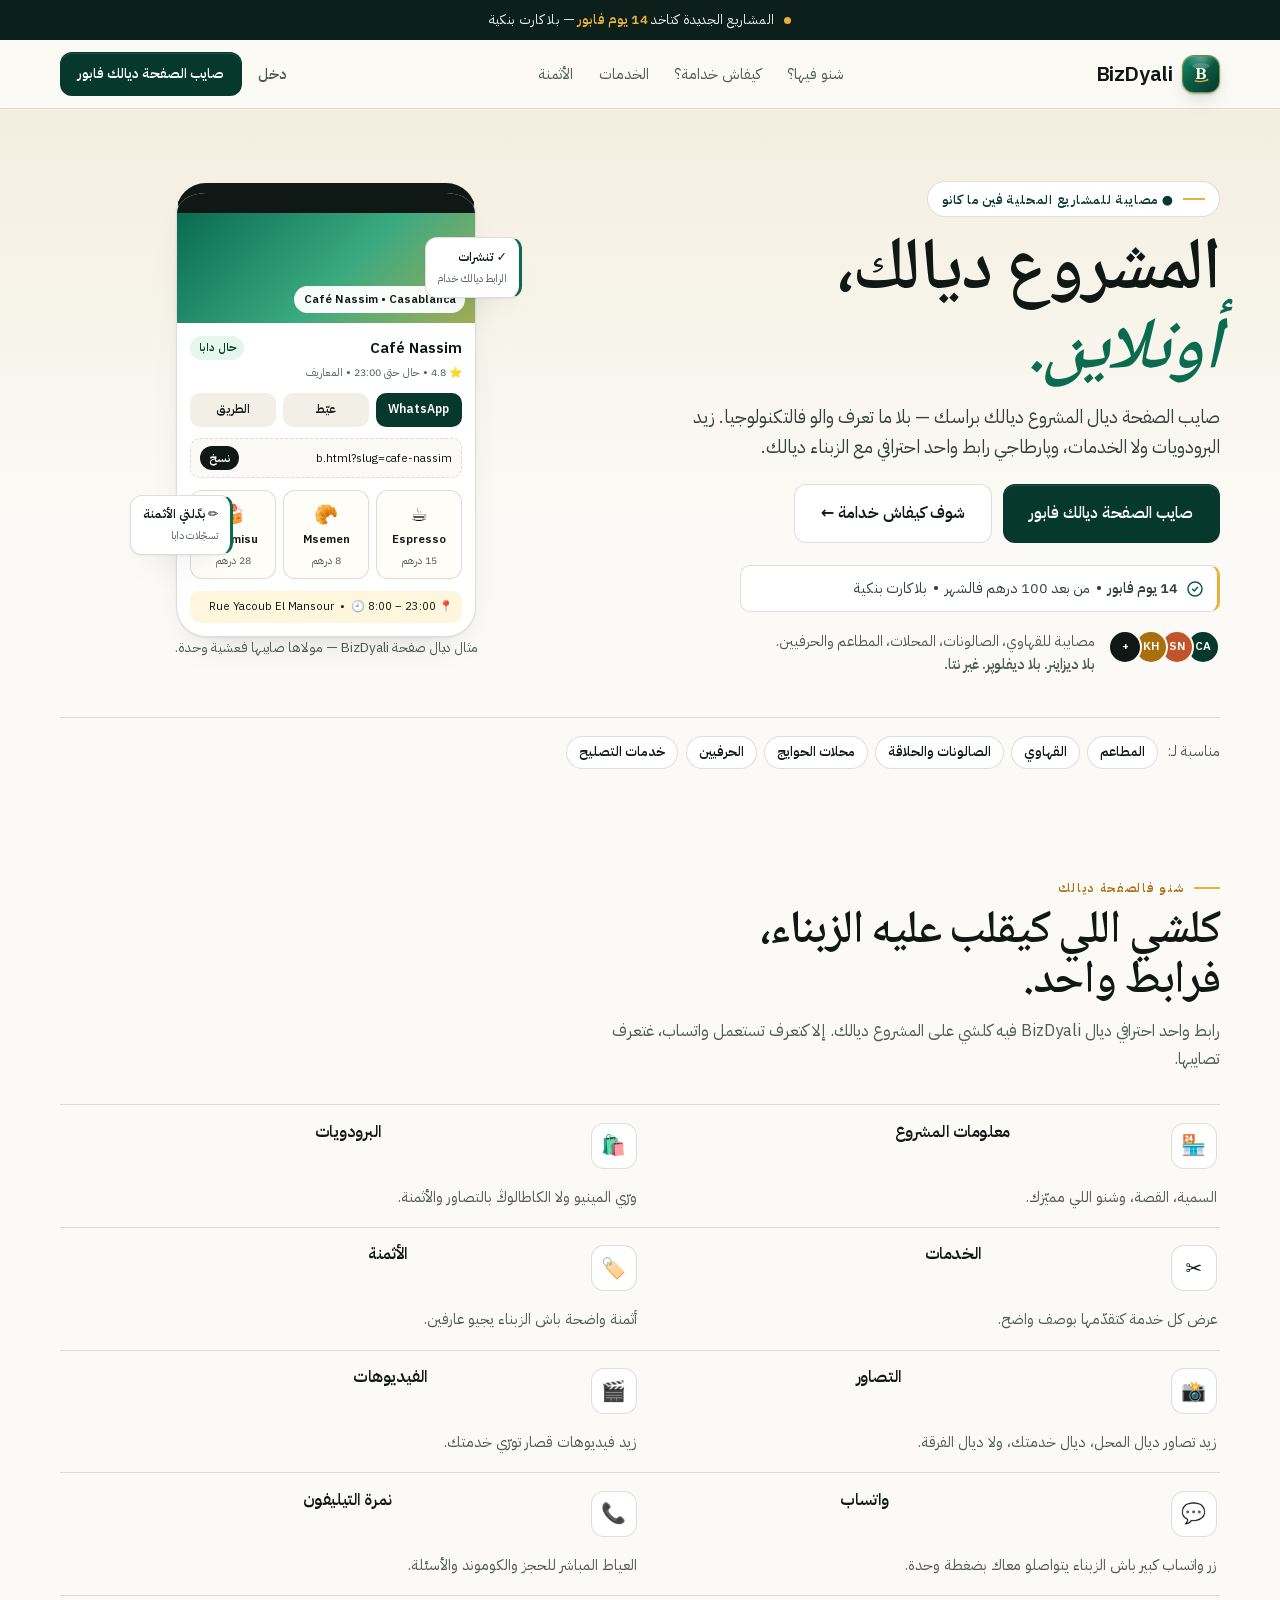
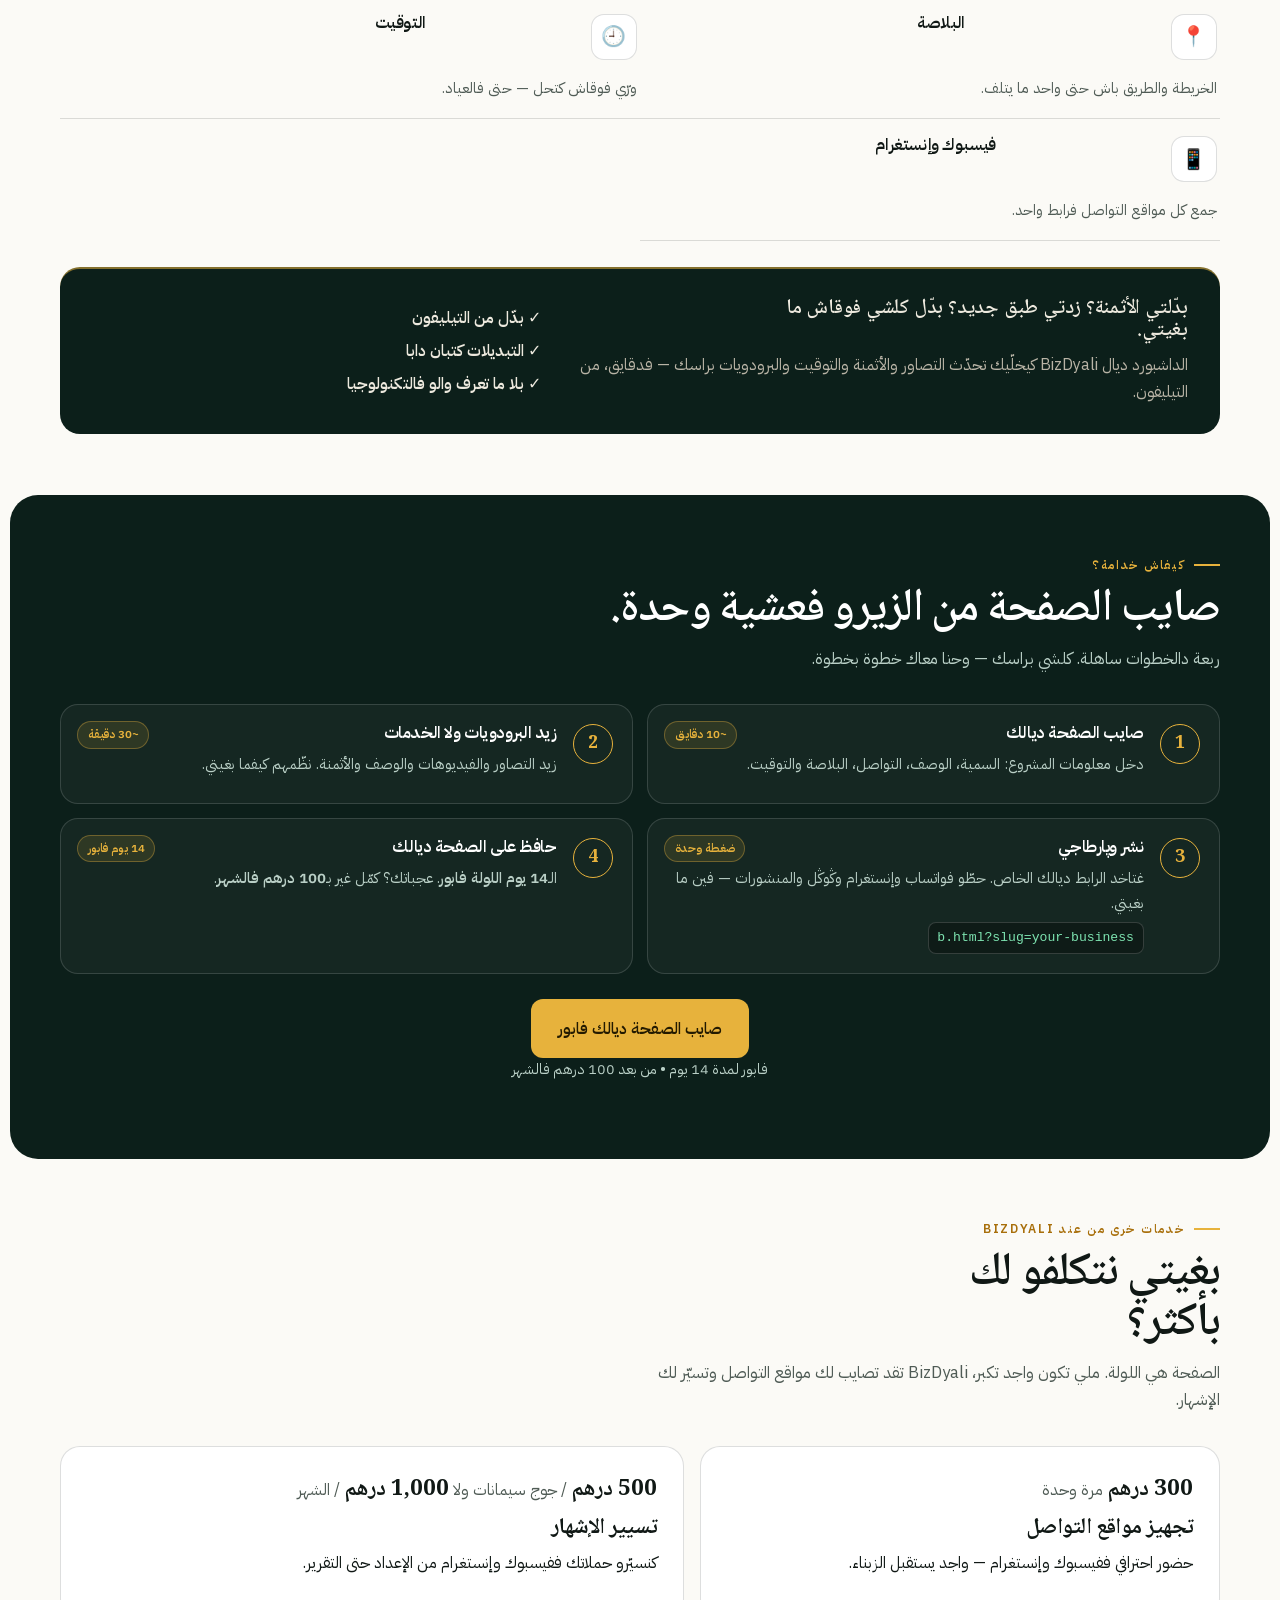
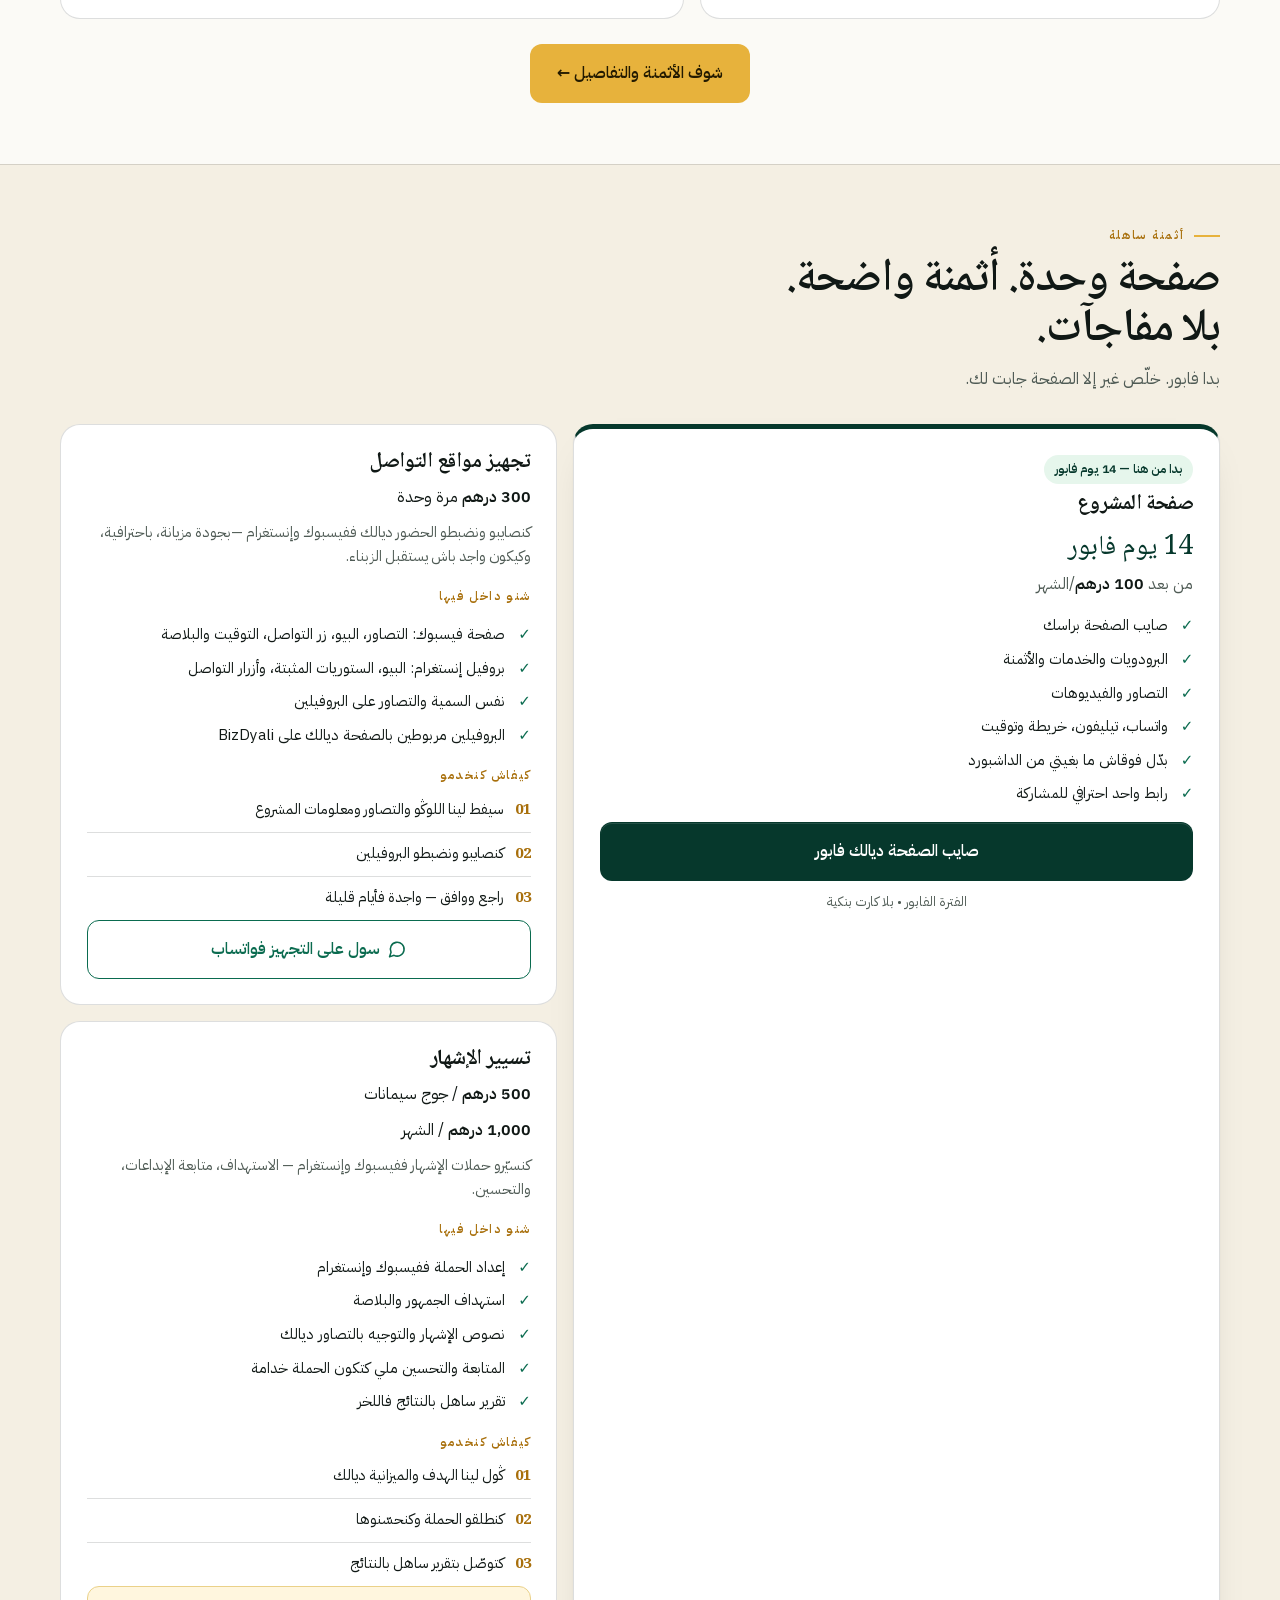
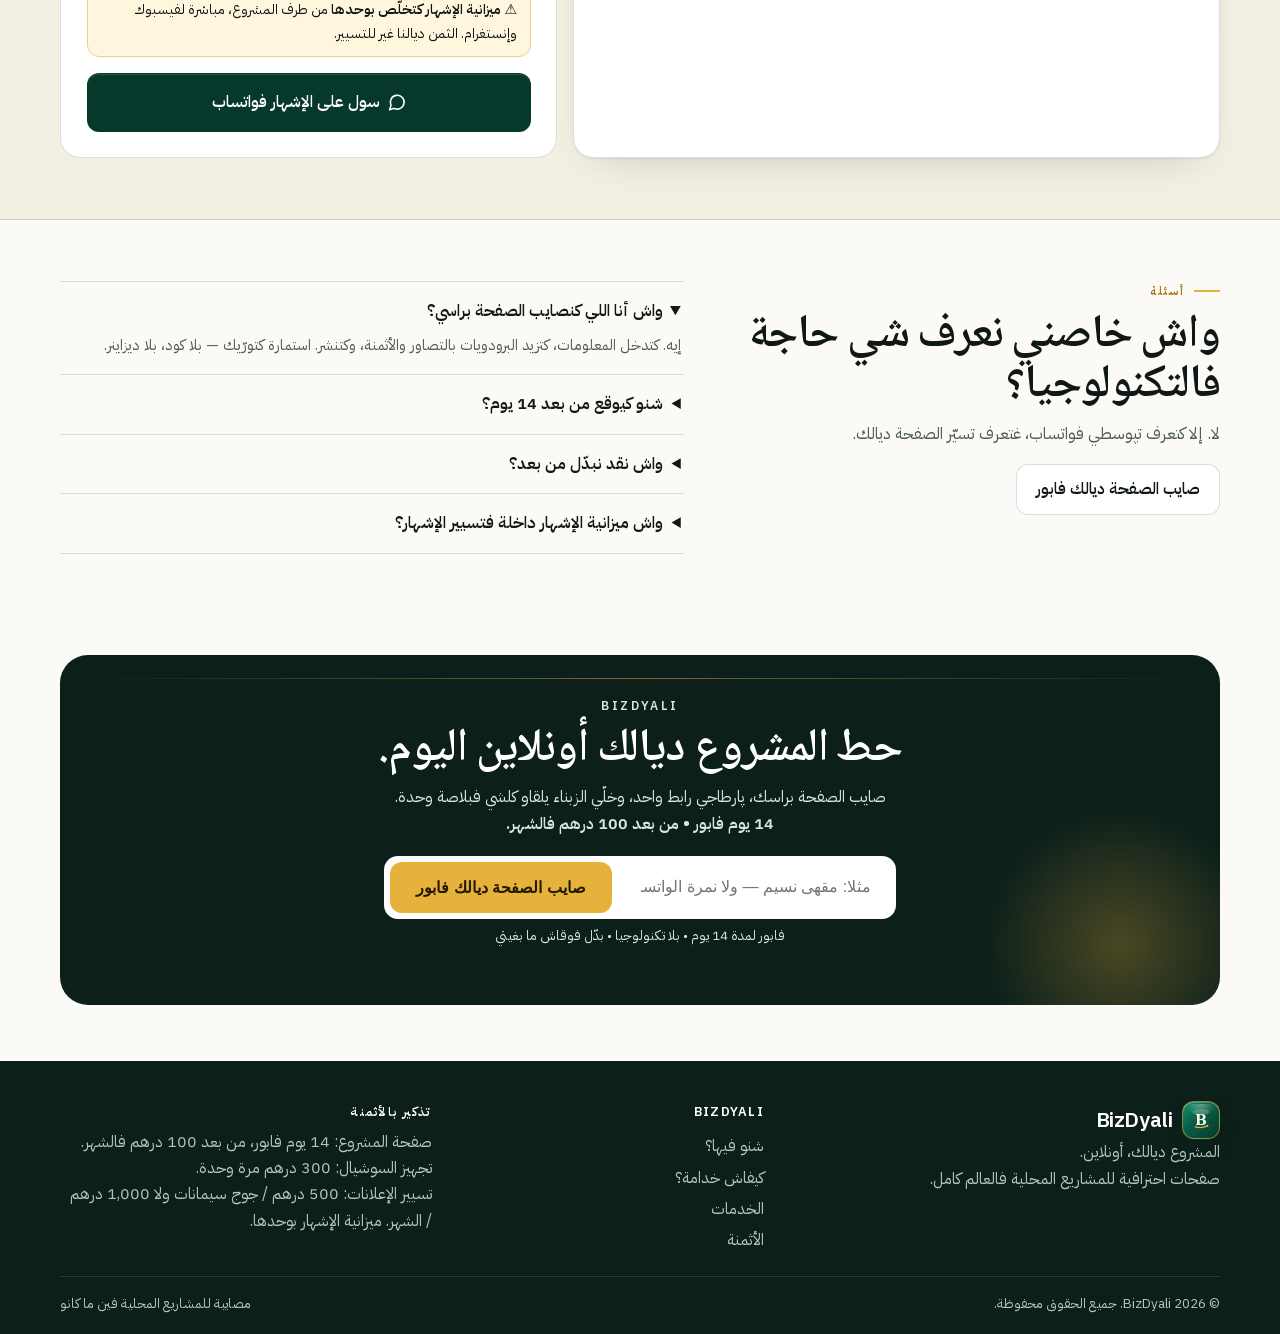
<file: index.html>
<!DOCTYPE html>
<html lang="ar" dir="rtl">
<head>
  <meta charset="UTF-8" />
  <meta name="viewport" content="width=device-width, initial-scale=1.0" />
  <title>BizDyali — المشروع ديالك، أونلاين.</title>
  <meta name="description" content="BizDyali كتعاون المشاريع المحلية يصايبو الصفحة الاحترافية ديالهم براسهم. بلا تكنولوجيا. 14 يوم فابور، من بعد 100 درهم فالشهر." />
  <meta name="theme-color" content="#0B5D4A" />
  <link rel="stylesheet" href="styles.css" />
  <link rel="stylesheet" href="css/fonts.css" />
  <link rel="icon" href="favicon.svg" type="image/svg+xml" />
</head>
<body>
  <a class="skip-link" href="#main">تخطى للمحتوى</a>

  <!-- Top notice -->
  <div class="topbar">
    <p><span class="dot"></span> المشاريع الجديدة كتاخد <strong>14 يوم فابور</strong> — بلا كارت بنكية</p>
  </div>

  <!-- Header -->
  <header class="site-header" id="top">
    <div class="container header-inner">
      <a href="#top" class="logo" aria-label="الرئيسية ديال BizDyali">
        <span class="logo-mark" aria-hidden="true"><svg viewBox="0 0 36 36" width="26" height="26"><ellipse cx="18" cy="7" rx="12" ry="4" fill="#fff" opacity=".18"/><text x="18" y="24.5" text-anchor="middle" font-family="Fraunces,Georgia,'Times New Roman',serif" font-weight="700" font-size="21" fill="#FFF8E8">B</text><path d="M10 27.4 Q18 29.8 26 26.6" fill="none" stroke="#E7B23C" stroke-width="1.8" stroke-linecap="round"/><circle cx="26.9" cy="25.9" r="1.3" fill="#E7B23C"/></svg></span>
        <span class="logo-word">BizDyali</span>
      </a>
      <nav class="nav" aria-label="التنقل الرئيسي">
        <a href="#features">شنو فيها؟</a>
        <a href="#how">كيفاش خدامة؟</a>
        <a href="#services">الخدمات</a>
        <a href="#pricing">الأثمنة</a>
      </nav>
      <div class="header-actions">
        <a href="auth.html" class="link-quiet">دخل</a>
        <a href="auth.html" class="btn btn-primary btn-sm">صايب الصفحة ديالك فابور</a>
        <button class="menu-btn" id="menuBtn" aria-expanded="false" aria-controls="mobileMenu" aria-label="حل القائمة">
          <span></span><span></span><span></span>
        </button>
      </div>
    </div>
    <div class="mobile-menu" id="mobileMenu" hidden>
      <a href="#features">شنو فيها؟</a>
      <a href="#how">كيفاش خدامة؟</a>
      <a href="#services">الخدمات</a>
      <a href="#pricing">الأثمنة</a>
      <a href="auth.html" class="btn btn-primary">صايب الصفحة ديالك فابور</a>
    </div>
  </header>

  <main id="main">
    <!-- HERO -->
    <section class="hero">
      <div class="container hero-grid">
        <div class="hero-copy">
          <p class="eyebrow"><span class="eyebrow-pill">● مصايبة للمشاريع المحلية فين ما كانو</span></p>
          <h1>المشروع ديالك، <em>أونلاين.</em></h1>
          <p class="lede">
            صايب الصفحة ديال المشروع ديالك براسك — بلا ما تعرف والو فالتكنولوجيا.
            زيد البرودويات ولا الخدمات، وپارطاجي رابط واحد احترافي مع الزبناء ديالك.
          </p>
          <div class="hero-ctas">
            <a href="auth.html" class="btn btn-primary btn-lg">صايب الصفحة ديالك فابور</a>
            <a href="#how" class="btn btn-ghost btn-lg">شوف كيفاش خدامة ←</a>
          </div>
          <p class="trial-note">
            <svg width="16" height="16" viewBox="0 0 16 16" fill="none" aria-hidden="true"><circle cx="8" cy="8" r="7" stroke="#0B5D4A" stroke-width="1.5"/><path d="M5.5 8.2l1.8 1.8 3.2-3.8" stroke="#0B5D4A" stroke-width="1.5" stroke-linecap="round" stroke-linejoin="round"/></svg>
            <span><strong>14 يوم فابور</strong> &nbsp;•&nbsp; من بعد 100 درهم فالشهر &nbsp;•&nbsp; بلا كارت بنكية</span>
          </p>
          <div class="hero-proof">
            <div class="avatars" aria-hidden="true">
              <span>CA</span><span>SN</span><span>KH</span><span>+</span>
            </div>
            <p>مصايبة للقهاوي، الصالونات، المحلات، المطاعم والحرفيين.<br /><strong>بلا ديزاينر. بلا ديفلوپر. غير نتا.</strong></p>
          </div>
        </div>

        <div class="hero-visual">
          <!-- Phone mockup: example business page -->
          <div class="phone-wrap">
            <div class="phone">
              <div class="phone-notch"></div>
              <div class="phone-hero-img">
                <span class="phone-badge">Café Nassim • Casablanca</span>
              </div>
              <div class="phone-body">
                <div class="phone-row">
                  <div>
                    <strong>Café Nassim</strong>
                    <small>⭐ 4.8 • حال حتى 23:00 • المعاريف</small>
                  </div>
                  <span class="phone-open">حال دابا</span>
                </div>
                <div class="phone-btns">
                  <span class="pb pb-wa">WhatsApp</span>
                  <span class="pb">عيّط</span>
                  <span class="pb">الطريق</span>
                </div>
                <div class="phone-links">
                  <span dir="ltr">b.html?slug=cafe-nassim</span>
                  <span class="copy">نسخ</span>
                </div>
                <div class="phone-products">
                  <div class="pp"><i>☕</i><b>Espresso</b><small>15 درهم</small></div>
                  <div class="pp"><i>🥐</i><b>Msemen</b><small>8 درهم</small></div>
                  <div class="pp"><i>🍰</i><b>Tiramisu</b><small>28 درهم</small></div>
                </div>
                <div class="phone-hours">📍 Rue Yacoub El Mansour &nbsp;•&nbsp; 🕘 8:00 – 23:00</div>
              </div>
            </div>
            <div class="float-card float-1">
              <strong>✓ تنشرات</strong>
              <small>الرابط ديالك خدام</small>
            </div>
            <div class="float-card float-2">
              <strong>✏️ بدّلتي الأثمنة</strong>
              <small>تسجّلات دابا</small>
            </div>
          </div>
          <p class="visual-caption">مثال ديال صفحة BizDyali — مولاها صايبها فعشية وحدة.</p>
        </div>
      </div>

      <div class="container trust-strip">
        <span>مناسبة لـ:</span>
        <ul>
          <li>المطاعم</li>
          <li>القهاوي</li>
          <li>الصالونات والحلاقة</li>
          <li>محلات الحوايج</li>
          <li>الحرفيين</li>
          <li>خدمات التصليح</li>
        </ul>
      </div>
    </section>

    <!-- FEATURES -->
    <section class="section" id="features">
      <div class="container">
        <p class="kicker">شنو فالصفحة ديالك</p>
        <h2>كلشي اللي كيقلب عليه الزبناء،<br />فرابط واحد.</h2>
        <p class="sub">رابط واحد احترافي ديال BizDyali فيه كلشي على المشروع ديالك. إلا كتعرف تستعمل واتساب، غتعرف تصايبها.</p>

        <div class="feature-grid">
          <article class="f-card"><div class="f-icon">🏪</div><h3>معلومات المشروع</h3><p>السمية، القصة، وشنو اللي مميّزك.</p></article>
          <article class="f-card"><div class="f-icon">🛍️</div><h3>البرودويات</h3><p>ورّي المينيو ولا الكاطالوڭ بالتصاور والأثمنة.</p></article>
          <article class="f-card"><div class="f-icon">✂️</div><h3>الخدمات</h3><p>عرض كل خدمة كتقدّمها بوصف واضح.</p></article>
          <article class="f-card"><div class="f-icon">🏷️</div><h3>الأثمنة</h3><p>أثمنة واضحة باش الزبناء يجيو عارفين.</p></article>
          <article class="f-card"><div class="f-icon">📸</div><h3>التصاور</h3><p>زيد تصاور ديال المحل، ديال خدمتك، ولا ديال الفرقة.</p></article>
          <article class="f-card"><div class="f-icon">🎬</div><h3>الفيديوهات</h3><p>زيد فيديوهات قصار تورّي خدمتك.</p></article>
          <article class="f-card"><div class="f-icon">💬</div><h3>واتساب</h3><p>زر واتساب كبير باش الزبناء يتواصلو معاك بضغطة وحدة.</p></article>
          <article class="f-card"><div class="f-icon">📞</div><h3>نمرة التيليفون</h3><p>العياط المباشر للحجز والكوموند والأسئلة.</p></article>
          <article class="f-card"><div class="f-icon">📍</div><h3>البلاصة</h3><p>الخريطة والطريق باش حتى واحد ما يتلف.</p></article>
          <article class="f-card"><div class="f-icon">🕘</div><h3>التوقيت</h3><p>ورّي فوقاش كتحل — حتى فالعياد.</p></article>
          <article class="f-card"><div class="f-icon">📱</div><h3>فيسبوك وإنستغرام</h3><p>جمع كل مواقع التواصل فرابط واحد.</p></article>
        </div>

        <div class="edit-banner">
          <div>
            <h3>بدّلتي الأثمنة؟ زدتي طبق جديد؟ بدّل كلشي فوقاش ما بغيتي.</h3>
            <p>الداشبورد ديال BizDyali كيخلّيك تحدّث التصاور والأثمنة والتوقيت والبرودويات براسك — فدقايق، من التيليفون.</p>
          </div>
          <ul>
            <li>✓ بدّل من التيليفون</li>
            <li>✓ التبديلات كتبان دابا</li>
            <li>✓ بلا ما تعرف والو فالتكنولوجيا</li>
          </ul>
        </div>
      </div>
    </section>

    <!-- HOW IT WORKS -->
    <section class="section section-dark" id="how">
      <div class="container">
        <p class="kicker kicker-light">كيفاش خدامة؟</p>
        <h2 class="light">صايب الصفحة من الزيرو فعشية وحدة.</h2>
        <p class="sub sub-light">ربعة دالخطوات ساهلة. كلشي براسك — وحنا معاك خطوة بخطوة.</p>

        <ol class="steps">
          <li class="step">
            <span class="step-num">1</span>
            <div><h3>صايب الصفحة ديالك</h3><p>دخل معلومات المشروع: السمية، الوصف، التواصل، البلاصة والتوقيت.</p></div>
            <span class="step-tag">~10 دقايق</span>
          </li>
          <li class="step">
            <span class="step-num">2</span>
            <div><h3>زيد البرودويات ولا الخدمات</h3><p>زيد التصاور والفيديوهات والوصف والأثمنة. نظّمهم كيفما بغيتي.</p></div>
            <span class="step-tag">~30 دقيقة</span>
          </li>
          <li class="step">
            <span class="step-num">3</span>
            <div><h3>نشر وپارطاجي</h3><p>غتاخد الرابط ديالك الخاص. حطّو فواتساب وإنستغرام وڭوڭل والمنشورات — فين ما بغيتي.</p>
            <code class="link-demo" dir="ltr">b.html?slug=your-business</code></div>
            <span class="step-tag">ضغطة وحدة</span>
          </li>
          <li class="step step-free">
            <span class="step-num">4</span>
            <div><h3>حافظ على الصفحة ديالك</h3><p>الـ<strong>14 يوم اللولة فابور</strong>. عجباتك؟ كمّل غير بـ<strong>100 درهم فالشهر</strong>.</p></div>
            <span class="step-tag">14 يوم فابور</span>
          </li>
        </ol>

        <div class="steps-cta">
          <a href="auth.html" class="btn btn-accent btn-lg">صايب الصفحة ديالك فابور</a>
          <p>فابور لمدة 14 يوم • من بعد 100 درهم فالشهر</p>
        </div>
      </div>
    </section>

    <!-- OTHER SERVICES -->
    <section class="section" id="services">
      <div class="container">
        <p class="kicker">خدمات خرى من عند BizDyali</p>
        <h2>بغيتي نتكلفو لك<br />بأكثر؟</h2>
        <p class="sub">الصفحة هي اللولة. ملي تكون واجد تكبر، BizDyali تقد تصايب لك مواقع التواصل وتسيّر لك الإشهار.</p>

        <div class="service-grid">
          <article class="service-card">
            <p class="service-price"><strong>300 درهم</strong> <span>مرة وحدة</span></p>
            <h3>تجهيز مواقع التواصل</h3>
            <p>حضور احترافي ففيسبوك وإنستغرام — واجد يستقبل الزبناء.</p>
          </article>

          <article class="service-card">
            <p class="service-price"><strong>500 درهم</strong> <span>/ جوج سيمانات</span> <span>ولا <strong>1,000 درهم</strong> / الشهر</span></p>
            <h3>تسيير الإشهار</h3>
            <p>كنسيّرو حملاتك ففيسبوك وإنستغرام من الإعداد حتى التقرير.</p>
          </article>
        </div>
        <div class="steps-cta">
          <a href="#pricing" class="btn btn-accent btn-lg">شوف الأثمنة والتفاصيل ←</a>
        </div>
    </section>

    <!-- PRICING -->
    <section class="section section-tint" id="pricing">
      <div class="container">
        <p class="kicker">أثمنة ساهلة</p>
        <h2>صفحة وحدة. أثمنة واضحة.<br />بلا مفاجآت.</h2>
        <p class="sub">بدا فابور. خلّص غير إلا الصفحة جابت لك.</p>

        <div class="pricing-grid">
          <article class="price-card price-main">
            <p class="p-flag">بدا من هنا — 14 يوم فابور</p>
            <h3>صفحة المشروع</h3>
            <p class="p-price"><span class="free">14 يوم فابور</span><span class="then">من بعد <strong>100 درهم</strong>/الشهر</span></p>
            <ul class="check-list">
              <li>صايب الصفحة براسك</li>
              <li>البرودويات والخدمات والأثمنة</li>
              <li>التصاور والفيديوهات</li>
              <li>واتساب، تيليفون، خريطة وتوقيت</li>
              <li>بدّل فوقاش ما بغيتي من الداشبورد</li>
              <li>رابط واحد احترافي للمشاركة</li>
            </ul>
            <a href="auth.html" class="btn btn-primary btn-lg btn-block">صايب الصفحة ديالك فابور</a>
            <p class="p-fine">الفترة الفابور • بلا كارت بنكية</p>
          </article>

          <div class="price-side">
            <article class="price-card">
              <h3>تجهيز مواقع التواصل</h3>
              <p class="p-price"><strong>300 درهم</strong> <span>مرة وحدة</span></p>
              <p class="p-desc">كنصايبو ونضبطو الحضور ديالك ففيسبوك وإنستغرام —بجودة مزيانة، باحترافية، وكيكون واجد باش يستقبل الزبناء.</p>
              <p class="mini-head">شنو داخل فيها</p>
              <ul class="check-list">
                <li>صفحة فيسبوك: التصاور، البيو، زر التواصل، التوقيت والبلاصة</li>
                <li>بروفيل إنستغرام: البيو، الستوريات المثبتة، وأزرار التواصل</li>
                <li>نفس السمية والتصاور على البروفيلين</li>
                <li>البروفيلين مربوطين بالصفحة ديالك على BizDyali</li>
              </ul>
              <p class="mini-head">كيفاش كنخدمو</p>
              <ol class="how-mini">
                <li>سيفط لينا اللوڭو والتصاور ومعلومات المشروع</li>
                <li>كنصايبو ونضبطو البروفيلين</li>
                <li>راجع ووافق — واجدة فأيام قليلة</li>
              </ol>
                <a href="https://wa.me/212631522155?text=Hello%20BizDyali!%20I%27m%20interested%20in%20the%20Facebook%20%2B%20Instagram%20setup%20service%20(300%20MAD%20one-time).%20My%20business%20name%20is%3A%20" target="_blank" rel="noopener" class="btn btn-outline btn-lg btn-block"><svg viewBox="0 0 24 24" fill="none" stroke="currentColor" stroke-width="2" stroke-linecap="round" stroke-linejoin="round" aria-hidden="true"><path d="M7.9 20A9 9 0 1 0 4 16.1L2 22Z"/></svg> سول على التجهيز فواتساب</a>
            </article>
            <article class="price-card">
              <h3>تسيير الإشهار</h3>
              <p class="p-price"><strong>500 درهم</strong> <span>/ جوج سيمانات</span></p>
              <p class="p-price"><strong>1,000 درهم</strong> <span>/ الشهر</span></p>
              <p class="p-desc">كنسيّرو حملات الإشهار ففيسبوك وإنستغرام — الاستهداف، متابعة الإبداعات، والتحسين.</p>
              <p class="mini-head">شنو داخل فيها</p>
              <ul class="check-list">
                <li>إعداد الحملة ففيسبوك وإنستغرام</li>
                <li>استهداف الجمهور والبلاصة</li>
                <li>نصوص الإشهار والتوجيه بالتصاور ديالك</li>
                <li>المتابعة والتحسين ملي كتكون الحملة خدامة</li>
                <li>تقرير ساهل بالنتائج فاللخر</li>
              </ul>
              <p class="mini-head">كيفاش كنخدمو</p>
              <ol class="how-mini">
                <li>ڭول لينا الهدف والميزانية ديالك</li>
                <li>كنطلقو الحملة وكنحسّنوها</li>
                <li>كتوصّل بتقرير ساهل بالنتائج</li>
              </ol>
              <p class="ad-note">⚠️ <strong>ميزانية الإشهار كتخلّص بوحدها</strong> من طرف المشروع، مباشرة لفيسبوك وإنستغرام. الثمن ديالنا غير للتسيير.</p>
                <a href="https://wa.me/212631522155?text=Hello%20BizDyali!%20I%27m%20interested%20in%20advertising%20management%20(500%20MAD%20for%202%20weeks%20or%201%2C000%20MAD%20for%201%20month).%20I%20understand%20the%20ad%20budget%20is%20paid%20separately.%20My%20business%20name%20is%3A%20" target="_blank" rel="noopener" class="btn btn-primary btn-lg btn-block"><svg viewBox="0 0 24 24" fill="none" stroke="currentColor" stroke-width="2" stroke-linecap="round" stroke-linejoin="round" aria-hidden="true"><path d="M7.9 20A9 9 0 1 0 4 16.1L2 22Z"/></svg> سول على الإشهار فواتساب</a>
            </article>
          </div>
        </div>
      </div>
    </section>

    <!-- FAQ (short, trust-building) -->
    <section class="section section-faq">
      <div class="container faq-grid">
        <div>
          <p class="kicker">أسئلة</p>
          <h2>واش خاصني نعرف شي حاجة فالتكنولوجيا؟</h2>
          <p class="sub">لا. إلا كتعرف تپوسطي فواتساب، غتعرف تسيّر الصفحة ديالك.</p>
          <a href="auth.html" class="btn btn-ghost">صايب الصفحة ديالك فابور</a>
        </div>
        <div class="faq-list">
          <details open>
            <summary>واش أنا اللي كنصايب الصفحة براسي؟</summary>
            <p>إيه. كتدخل المعلومات، كتزيد البرودويات بالتصاور والأثمنة، وكتنشر. استمارة كتورّيك — بلا كود، بلا ديزاينر.</p>
          </details>
          <details>
            <summary>شنو كيوقع من بعد 14 يوم؟</summary>
            <p>كتخلّص 100 درهم فالشهر باش تبقى الصفحة باينة. إلا ما كمّلتيش، الصفحة كتوقف — وما كنتخلّص والو أوتوماتيكيا.</p>
          </details>
          <details>
            <summary>واش نقد نبدّل من بعد؟</summary>
            <p>فأي وقت. بدّل الأثمنة والتصاور والتوقيت والبرودويات من الداشبورد والتبديلات كتبان دابا.</p>
          </details>
          <details>
            <summary>واش ميزانية الإشهار داخلة فتسيير الإشهار؟</summary>
            <p>لا. 500 درهم / جوج سيمانات ولا 1,000 درهم / الشهر غير لخدمتنا. ميزانية الإشهار كتخلّصها نتا لفيسبوك وإنستغرام.</p>
          </details>
        </div>
      </div>
    </section>

    <!-- FINAL CTA -->
    <section class="final-cta" id="cta">
      <div class="container final-card">
        <p class="logo-mini">BizDyali</p>
        <h2>حط المشروع ديالك أونلاين اليوم.</h2>
        <p>صايب الصفحة براسك، پارطاجي رابط واحد، وخلّي الزبناء يلقاو كلشي فبلاصة وحدة.<br /><strong>14 يوم فابور • من بعد 100 درهم فالشهر.</strong></p>
        <form class="cta-form" id="ctaForm">
          <label class="sr-only" for="ctaInput">السمية ديال المشروع ولا نمرة الواتساب</label>
          <input id="ctaInput" type="text" placeholder="مثلا: مقهى نسيم — ولا نمرة الواتساب" autocomplete="off" />
          <button type="submit" class="btn btn-accent btn-lg">صايب الصفحة ديالك فابور</button>
        </form>
        <p class="fine">فابور لمدة 14 يوم • بلا تكنولوجيا • بدّل فوقاش ما بغيتي</p>
      </div>
    </section>
  </main>

  <!-- FOOTER -->
  <footer class="site-footer">
    <div class="container footer-grid">
      <div>
        <a href="#top" class="logo logo-footer"><span class="logo-mark" aria-hidden="true"><svg viewBox="0 0 36 36" width="26" height="26"><ellipse cx="18" cy="7" rx="12" ry="4" fill="#fff" opacity=".18"/><text x="18" y="24.5" text-anchor="middle" font-family="Fraunces,Georgia,'Times New Roman',serif" font-weight="700" font-size="21" fill="#FFF8E8">B</text><path d="M10 27.4 Q18 29.8 26 26.6" fill="none" stroke="#E7B23C" stroke-width="1.8" stroke-linecap="round"/><circle cx="26.9" cy="25.9" r="1.3" fill="#E7B23C"/></svg></span><span class="logo-word">BizDyali</span></a>
        <p>المشروع ديالك، أونلاين.<br />صفحات احترافية للمشاريع المحلية فالعالم كامل.</p>
      </div>
      <nav aria-label="التذييل">
        <strong>BizDyali</strong>
        <a href="#features">شنو فيها؟</a>
        <a href="#how">كيفاش خدامة؟</a>
        <a href="#services">الخدمات</a>
        <a href="#pricing">الأثمنة</a>
      </nav>
      <div>
        <strong>تذكير بالأثمنة</strong>
        <p>صفحة المشروع: 14 يوم فابور، من بعد 100 درهم فالشهر.<br />تجهيز السوشيال: 300 درهم مرة وحدة.<br />تسيير الإعلانات: 500 درهم / جوج سيمانات ولا 1,000 درهم / الشهر. ميزانية الإشهار بوحدها.</p>
      </div>
    </div>
    <div class="container footer-bottom">
      <p>© <span id="year">2026</span> BizDyali. جميع الحقوق محفوظة.</p>
      <p>مصايبة للمشاريع المحلية فين ما كانو</p>
    </div>
  </footer>

  <script src="js/config.js"></script>
  <script src="js/auth.js"></script>
  <script src="script.js"></script>
</body>
</html>
</file>
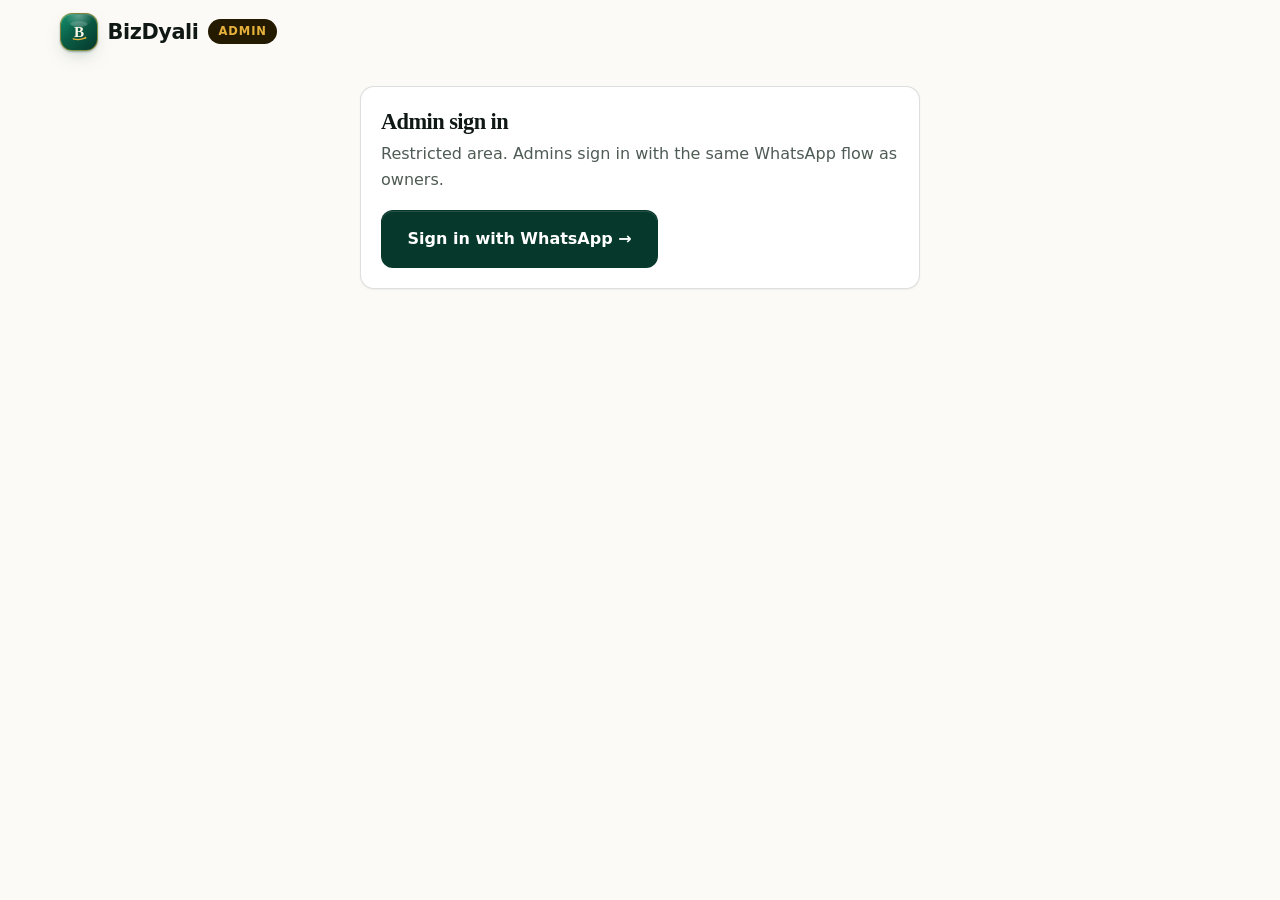
<file: admin.html>
<!DOCTYPE html>
<html lang="en">
<head>
  <meta charset="UTF-8" />
  <meta name="viewport" content="width=device-width, initial-scale=1.0" />
  <title>Admin Dashboard — BizDyali</title>
  <meta name="robots" content="noindex, nofollow" />
  <link rel="stylesheet" href="styles.css" />
  <link rel="stylesheet" href="css/app.css" />
  <link rel="icon" href="favicon.svg" type="image/svg+xml" />
  <style>
    .admin-badge{background:#231A00;color:var(--amber);font-size:.72rem;font-weight:800;border-radius:999px;padding:.2rem .65rem;letter-spacing:.08em}
    .stat-grid{display:grid;grid-template-columns:repeat(2,1fr);gap:.7rem;margin:1rem 0}
    @media(min-width:760px){.stat-grid{grid-template-columns:repeat(4,1fr)}}
    .stat{background:#fff;border:1px solid var(--line);border-radius:16px;padding:.9rem 1rem}
    .stat b{display:block;font-size:1.7rem;font-family:var(--font-display)}
    .stat span{font-size:.82rem;color:var(--muted);font-weight:600}
    .stat.alert b{color:#B3261E}
    .stat.good b{color:var(--green)}
    .table-wrap{overflow-x:auto;background:#fff;border:1px solid var(--line);border-radius:16px}
    table.admin-table{border-collapse:collapse;width:100%;min-width:760px;font-size:.88rem}
    table.admin-table th,table.admin-table td{text-align:left;padding:.6rem .7rem;border-bottom:1px solid var(--line);vertical-align:top}
    table.admin-table th{background:#FAF6EF;font-size:.75rem;text-transform:uppercase;letter-spacing:.06em;color:var(--muted)}
    table.admin-table tr:hover td{background:#FFFDF8}
    .status-pill{display:inline-block;font-size:.75rem;font-weight:800;border-radius:999px;padding:.15rem .6rem;white-space:nowrap}
    .st-trial{background:#E6F6EC;color:#0B5D4A}.st-expired{background:#FDECEA;color:#8F1F16}
    .st-subscribed{background:#E3EDFF;color:#1D3FA8}.st-draft{background:#EFE8D8;color:#5B5344}
    .st-suspended{background:#3A2E00;color:#FFC53D}
    .toolbar{display:flex;flex-wrap:wrap;gap:.6rem;margin:1rem 0}
    .toolbar input,.toolbar select{width:auto;min-width:180px}
    .detail-grid{display:grid;gap:1rem}
    @media(min-width:900px){.detail-grid{grid-template-columns:1.2fr 1fr}}
    .kv{display:grid;grid-template-columns:150px 1fr;gap:.3rem .7rem;font-size:.9rem;margin:.4rem 0}
    .kv dt{color:var(--muted);font-weight:600}.kv dd{margin:0}
    .media-strip{display:flex;flex-wrap:wrap;gap:.5rem}
    .media-strip img{width:84px;height:84px;object-fit:cover;border-radius:10px;border:1px solid var(--line)}
  </style>
</head>
<body>
  <div class="container topnav">
    <a href="index.html" class="logo"><span class="logo-mark" aria-hidden="true"><svg viewBox="0 0 36 36" width="26" height="26"><ellipse cx="18" cy="7" rx="12" ry="4" fill="#fff" opacity=".18"/><text x="18" y="24.5" text-anchor="middle" font-family="Fraunces,Georgia,'Times New Roman',serif" font-weight="700" font-size="21" fill="#FFF8E8">B</text><path d="M10 27.4 Q18 29.8 26 26.6" fill="none" stroke="#E7B23C" stroke-width="1.8" stroke-linecap="round"/><circle cx="26.9" cy="25.9" r="1.3" fill="#E7B23C"/></svg></span><span class="logo-word">BizDyali</span> <span class="admin-badge">ADMIN</span></a>
    <div class="links"><span id="adminWho"></span><button class="link-btn" id="adminLogout" type="button" hidden>Sign out</button></div>
  </div>

  <main class="app-wrap">
    <!-- GATE -->
    <section id="gateView" class="app-narrow" style="margin:0 auto" hidden>
      <div class="card">
        <div id="loginBox" hidden>
          <h1 class="page-title" style="font-size:1.4rem">Admin sign in</h1>
          <p class="page-sub">Restricted area. Admins sign in with the same WhatsApp flow as owners.</p>
          <div class="btn-row"><a class="btn btn-primary btn-lg" href="auth.html?next=admin.html">Sign in with WhatsApp →</a></div>
        </div>
      </div>
    </section>

    <!-- APP -->
    <section id="adminApp" hidden>
      <p class="kicker">BizDyali administration</p>
      <h1 class="page-title">Platform overview</h1>
      <div id="adminErr" class="form-err" hidden></div>
      <div id="adminOk" class="form-ok" hidden></div>

      <div class="stat-grid" id="statGrid"></div>

      <div class="tabs" role="tablist" aria-label="Admin sections">
        <button class="tab" data-atab="businesses" role="tab" aria-selected="true">Businesses</button>
        <button class="tab" data-atab="trials" role="tab" aria-selected="false">Trials</button>
        <button class="tab" data-atab="activity" role="tab" aria-selected="false">Activity log</button>
      </div>

      <!-- BUSINESSES -->
      <section data-apanel="businesses" class="dash-panel active">
        <div class="toolbar">
          <input type="text" id="bizSearch" placeholder="Search name, owner, city…" aria-label="Search businesses" />
          <select id="statusFilter" aria-label="Filter by status">
            <option value="">All statuses</option>
            <option value="trial">On trial</option>
            <option value="subscribed">Paid / subscribed</option>
            <option value="expired">Expired</option>
            <option value="draft">Draft</option>
            <option value="suspended">Disabled</option>
          </select>
          <button class="btn btn-ghost btn-sm" id="refreshBtn" type="button">↻ Refresh</button>
        </div>
        <div class="table-wrap"><table class="admin-table" id="bizTable">
          <thead><tr><th>Business</th><th>Owner</th><th>Category • City</th><th>Created</th><th>Trial start → end</th><th>Status</th><th>Subscription</th><th></th></tr></thead>
          <tbody id="bizRows"></tbody>
        </table></div>
        <p class="page-sub" id="bizCount" style="margin-top:.5rem"></p>

        <div id="bizDetail" hidden style="margin-top:1.2rem">
          <div class="btn-row"><button class="btn btn-ghost btn-sm" id="backToList" type="button">← Back to list</button></div>
          <h2 class="page-title" style="font-size:1.4rem" id="d_bizName"></h2>
          <div class="detail-grid">
            <div>
              <div class="card">
                <h3>Business information</h3>
                <dl class="kv" id="d_info"></dl>
                <div class="btn-row">
                  <a class="btn btn-ghost btn-sm" id="d_viewCustomer" href="#" target="_blank" rel="noopener">View as customer →</a>
                  <a class="btn btn-ghost btn-sm" id="d_viewPublic" href="#" target="_blank" rel="noopener">Preview as owner</a>
                  <span id="d_noPublic" class="status-pill st-draft" hidden>Not published yet</span>
                  <button class="btn btn-ghost btn-sm" id="d_toggleEdit" type="button">Edit information</button>
                </div>
                <form id="d_editForm" class="form-grid" hidden style="margin-top:.8rem">
                  <div class="two-col">
                    <label class="field">Name<input type="text" id="e_name" /></label>
                    <label class="field">Category<input type="text" id="e_category" /></label>
                  </div>
                  <label class="field">Description<textarea id="e_description"></textarea></label>
                  <div class="two-col">
                    <label class="field">Phone<input type="tel" id="e_phone" /></label>
                    <label class="field">WhatsApp<input type="tel" id="e_whatsapp" /></label>
                  </div>
                  <div class="two-col">
                    <label class="field">Address<input type="text" id="e_address" /></label>
                    <label class="field">City<input type="text" id="e_city" /></label>
                  </div>
                  <div class="two-col">
                    <label class="field">Hours<input type="text" id="e_hours" /></label>
                    <label class="field">Offering<select id="e_offering"><option value="products">Products</option><option value="services">Services</option><option value="both">Both</option></select></label>
                  </div>
                  <div class="two-col">
                    <label class="field">Facebook<input type="url" id="e_facebook" /></label>
                    <label class="field">Instagram<input type="url" id="e_instagram" /></label>
                  </div>
                  <div class="btn-row"><button class="btn btn-primary" type="submit">Save (logged)</button></div>
                </form>
              </div>
              <div class="card">
                <h3>Products &amp; services (<span id="d_itemCount">0</span>)</h3>
                <div id="d_items"></div>
              </div>
              <div class="card">
                <h3>Uploaded media</h3>
                <div id="d_media"></div>
              </div>
            </div>
            <div>
              <div class="card">
                <h3>Trial &amp; subscription</h3>
                <dl class="kv" id="d_trial"></dl>
                <label class="field">Extend trial by (days)
                  <span style="display:flex;gap:.4rem"><input type="number" id="extendDays" min="1" max="365" value="14" style="max-width:120px" />
                  <button class="btn btn-primary btn-sm" id="extendBtn" type="button">Extend</button></span>
                </label>
                <div class="btn-row">
                  <button class="btn btn-ghost btn-sm" id="subOnBtn" type="button">Mark as paid (100 MAD/mo)</button>
                  <button class="btn btn-ghost btn-sm" id="subOffBtn" type="button">Remove subscription</button>
                </div>
              </div>
              <div class="card">
                <h3>Page access</h3>
                <p class="page-sub" id="d_accessNote"></p>
                <div class="btn-row">
                  <button class="btn btn-ghost btn-sm" id="suspendBtn" type="button">Disable public page</button>
                  <button class="btn btn-ghost btn-sm" id="unsuspendBtn" type="button">Re-enable page</button>
                  <button class="btn btn-ghost btn-sm" id="unpublishBtn" type="button">Unpublish (to draft)</button>
                </div>
              </div>
              <div class="card" style="border-color:#B3261E">
                <h3 style="color:#B3261E">Danger zone</h3>
                <p class="page-sub">Permanently deletes the business, its products, media and history. Two confirmations required.</p>
                <div class="btn-row"><button class="link-btn danger" id="deleteBizBtn" type="button">Delete business permanently…</button></div>
              </div>
            </div>
          </div>
        </div>
      </section>

      <!-- TRIALS -->
      <section data-apanel="trials" class="dash-panel">
        <div class="card"><h3>🟢 On trial (<span id="t_active_n">0</span>)</h3><div class="table-wrap"><table class="admin-table"><tbody id="t_active"></tbody></table></div></div>
        <div class="card"><h3>🟡 Expiring soon — 3 days or less (<span id="t_soon_n">0</span>)</h3><div class="table-wrap"><table class="admin-table"><tbody id="t_soon"></tbody></table></div></div>
        <div class="card"><h3>🔴 Expired (<span id="t_exp_n">0</span>)</h3><div class="table-wrap"><table class="admin-table"><tbody id="t_exp"></tbody></table></div></div>
      </section>

      <!-- ACTIVITY -->
      <section data-apanel="activity" class="dash-panel">
        <div class="toolbar">
          <select id="logType" aria-label="Filter by event">
            <option value="">All events</option>
            <option value="account_created">Account created</option>
            <option value="business_created">Business created</option>
            <option value="product_added">Product added</option>
            <option value="product_edited">Product edited</option>
            <option value="product_deleted">Product deleted</option>
            <option value="service_added">Service added</option>
            <option value="service_edited">Service edited</option>
            <option value="service_deleted">Service deleted</option>
            <option value="image_uploaded">Image uploaded</option>
            <option value="video_uploaded">Video uploaded</option>
            <option value="info_changed">Info changed</option>
            <option value="trial_started">Trial started</option>
            <option value="trial_expired">Trial expired</option>
            <option value="admin_action">Admin actions</option>
          </select>
          <input type="text" id="logSearch" placeholder="Search business, actor…" aria-label="Search log" />
        </div>
        <div class="table-wrap"><table class="admin-table">
          <thead><tr><th>Time</th><th>Event</th><th>Actor</th><th>Business</th><th>Details</th></tr></thead>
          <tbody id="logRows"></tbody>
        </table></div>
      </section>
    </section>
  </main>

  <script src="js/config.js"></script>
  <script src="js/auth.js"></script>
  <script src="js/db.js"></script>
  <script src="js/store.js"></script>
  <script src="js/admin.js"></script>
</body>
</html>
</file>
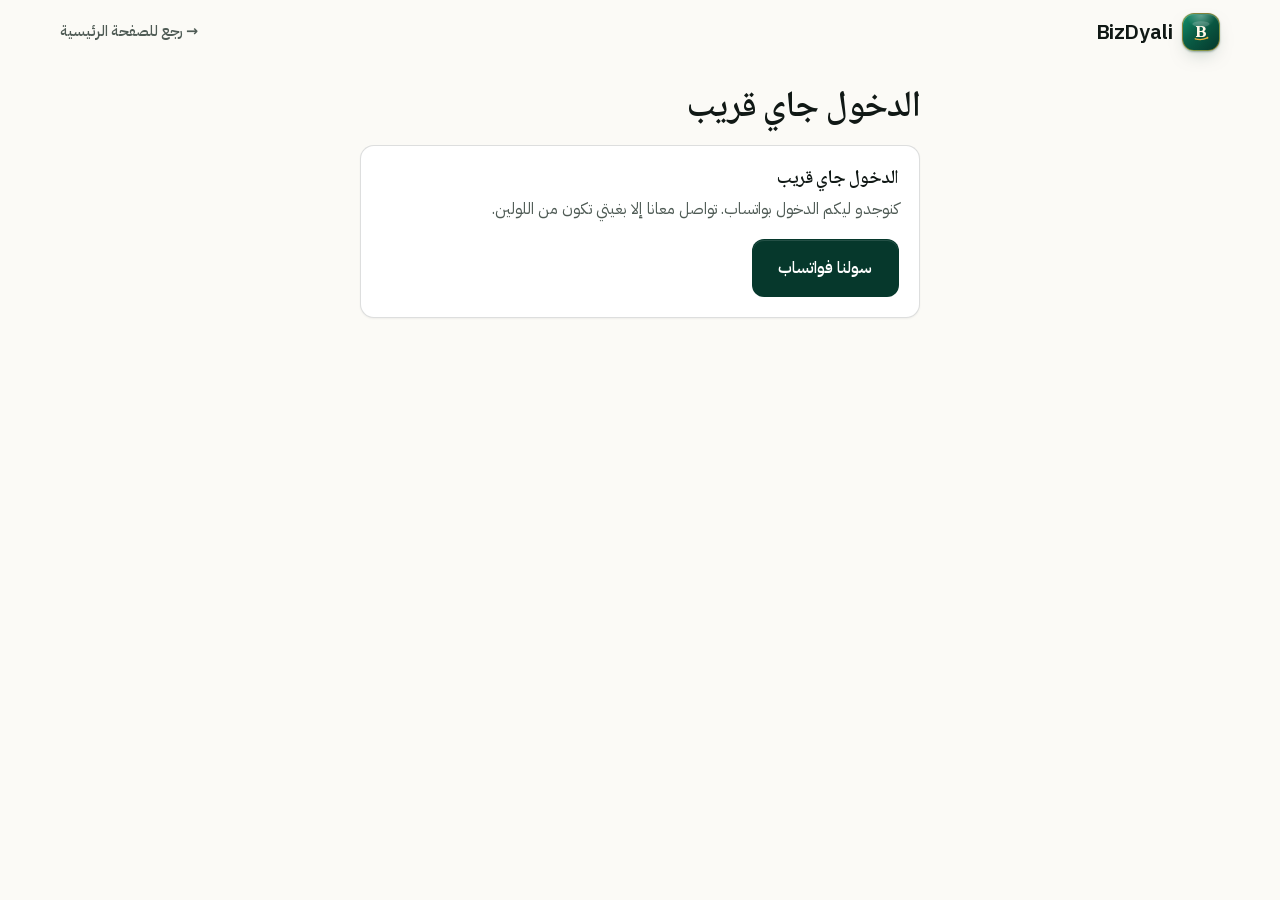
<file: auth.html>
<!DOCTYPE html>
<html lang="ar" dir="rtl">
<head>
  <meta charset="UTF-8" />
  <meta name="viewport" content="width=device-width, initial-scale=1.0" />
  <title>دخل بنمرة الواتساب — BizDyali</title>
  <meta name="description" content="دخل للكونت ديالك بكود كيوصلك فواتساب. بلا كود سري." />
  <link rel="stylesheet" href="styles.css" />
  <link rel="stylesheet" href="css/app.css" />
  <link rel="stylesheet" href="css/fonts.css" />
  <link rel="icon" href="favicon.svg" type="image/svg+xml" />
</head>
<body>
  <header class="container topnav">
    <a href="index.html" class="logo"><span class="logo-mark" aria-hidden="true"><svg viewBox="0 0 36 36" width="26" height="26"><ellipse cx="18" cy="7" rx="12" ry="4" fill="#fff" opacity=".18"/><text x="18" y="24.5" text-anchor="middle" font-family="Fraunces,Georgia,'Times New Roman',serif" font-weight="700" font-size="21" fill="#FFF8E8">B</text><path d="M10 27.4 Q18 29.8 26 26.6" fill="none" stroke="#E7B23C" stroke-width="1.8" stroke-linecap="round"/><circle cx="26.9" cy="25.9" r="1.3" fill="#E7B23C"/></svg></span><span class="logo-word">BizDyali</span></a>
    <div class="links"><a href="index.html">→ رجع للصفحة الرئيسية</a></div>
  </header>

  <main class="app-wrap app-narrow">
    <h1 class="page-title" id="authTitle">دخل بنمرة الواتساب</h1>
    <p class="page-sub" id="authSub">غتوصّل بكود فواتساب. بلا كود سري.</p>

    <div class="card" style="margin-top:1rem" id="authCard">
      <div id="soonBox" hidden>
        <h2 class="page-title" style="font-size:1.2rem">الدخول جاي قريب</h2>
        <p class="page-sub">كنوجدو ليكم الدخول بواتساب. تواصل معانا إلا بغيتي تكون من اللولين.</p>
        <div class="btn-row"><a class="btn btn-primary btn-lg" href="https://wa.me/212631522155?text=Hello%20BizDyali!%20I%20want%20early%20access." target="_blank" rel="noopener">سولنا فواتساب</a></div>
      </div>
      <div id="authErr" class="form-err" role="alert" aria-live="assertive" hidden></div>
      <div id="captchaBox" aria-hidden="true"></div>

      <!-- STEP 1: number -->
      <form id="phoneForm" class="form-grid">
        <label class="field">نمرة الواتساب
          <span class="wa-row"><span class="wa-prefix" dir="ltr">+212</span><input type="tel" id="authPhone" inputmode="numeric" autocomplete="tel" placeholder="6 XX XX XX XX" dir="ltr" required /></span>
        </label>
        <button type="submit" class="btn btn-primary btn-lg" id="sendBtn">سيفط الكود ←</button>
        <p class="fine" style="margin:0">باش تكمّل، وافق على <a href="terms.html">الشروط</a> و <a href="privacy.html">الخصوصية</a>.</p>
      </form>

      <!-- STEP 2: code -->
      <form id="codeForm" class="form-grid" hidden>
        <p class="page-sub" style="margin:0">سيفطنا كود ديال 6 دالأرقام للنمرة <strong id="codePhone" dir="ltr"></strong>. <button class="link-btn" id="changeBtn" type="button">بدّل النمرة</button></p>
        <label class="field">الكود
          <input type="text" id="authCode" inputmode="numeric" autocomplete="one-time-code" maxlength="6" placeholder="······" dir="ltr" required />
        </label>
        <button type="submit" class="btn btn-primary btn-lg" id="verifyBtn">دخل ←</button>
        <p class="fine" style="margin:0"><button class="link-btn" id="pasteBtn" type="button">لصّق الكود</button></p>
        <p class="fine" style="margin:0"><button class="link-btn" id="resendBtn" type="button">عاود سيفط الكود</button><span id="countWrap" hidden> — عاود من بعد <span id="countNum">60</span> ثانية</span></p>
      </form>

      <!-- STEP 3: name (first run only) -->
      <form id="nameForm" class="form-grid" hidden>
        <p class="page-sub" style="margin:0">أول مرة كتدخل؟ مرحبا بيك.</p>
        <label class="field">شنو سميتك؟
          <input type="text" id="authName" placeholder="مثلا: سلمى بناني" autocomplete="name" />
        </label>
        <button type="submit" class="btn btn-primary btn-lg">كمّل ←</button>
      </form>
    </div>
  </main>

  <script src="js/config.js"></script>
  <script src="js/auth.js"></script>
  <script>
  (function () {
    var params = new URLSearchParams(location.search);
    // Signed-in users never see the gate: honour next as usual.
    if (BizAuth.getUser()) { var _nx = BizAuth.validateNext(params.get('next')); var _bz = params.get('biz');
      location.replace(_nx === 'dashboard.html' && _bz ? 'create.html?biz=' + encodeURIComponent(_bz.slice(0, 60)) : _nx); return; }
    // Public hosts without a backend: friendly gate instead of a failing form.
    if (!BizAuth.isPrivateHost(location.hostname) && (!window.BizConfig || window.BizConfig.provider !== 'supabase' || !window.BizConfig.supabaseUrl)) {
      document.getElementById('phoneForm').hidden = true;
      document.getElementById('codeForm').hidden = true;
      document.getElementById('nameForm').hidden = true;
      document.getElementById('soonBox').hidden = false;
      document.getElementById('authTitle').textContent = 'الدخول جاي قريب';
      document.getElementById('authSub').textContent = '';
    }
    var next = BizAuth.validateNext(params.get('next'));
    var bizName = params.get('biz');

    var err = document.getElementById('authErr');
    var phoneForm = document.getElementById('phoneForm');
    var codeForm = document.getElementById('codeForm');
    var nameForm = document.getElementById('nameForm');
    var phoneInput = document.getElementById('authPhone');
    var codeInput = document.getElementById('authCode');
    var resendBtn = document.getElementById('resendBtn');
    var countWrap = document.getElementById('countWrap');
    var countNum = document.getElementById('countNum');
    // Homepage CTA may stage a detected number here (never in the URL).
    try {
      var staged = sessionStorage.getItem('bizdyali_login_phone');
      if (staged) { phoneInput.value = staged; sessionStorage.removeItem('bizdyali_login_phone'); }
    } catch (e) {}
    var phone = '';
    var timer = null;
    // Pending code step survives reload/app-switch (~10 min, no auto-resend: no cost on load).
    (function restorePending() {
      var pend = null;
      try { pend = BizAuth.getPending(); } catch (e) {}
      if (pend && !BizAuth.getUser()) {
        phone = pend;
        document.getElementById('codePhone').textContent = phone;
        showStep(2);
      }
    })();

    var ERRORS = {
      'empty': 'كتب النمرة.',
      'too-short': 'كتب النمرة كاملة.',
      'too-long': 'النمرة طويلة بزاف.',
      'landline': 'هاد النمرة أرضية. دخل نمرة المحمول (06 ولا 07).',
      'invalid': 'هاد النمرة ما صالحاش. تأكد وعاود.',
      'wrong': 'الكود غلط. عاود المحاولة.',
      'expired': 'سالا الوقت ديال الكود. طلب واحد جديد.',
      'too-many': 'حاولتي بزاف. تسنّى دقيقة وعاود.',
      'rate-limited': 'طلبتي بزاف دالأكواد. تسنّى شوية وعاود.',
      'offline': 'ما كايناش الكونكسيون. شوف الريزو وعاود.',
      'send-failed': 'ما تسيفطش الكود. عاود من بعد شوية.',
      'not-configured': 'الدخول ما زال ما تضبطش. تواصل مع BizDyali.',
      'mock-localhost-only': 'نسخة التجربة خدامة غير محليا.',
      'captcha-load-failed': 'التحقق ما تحمّلش. شوف الكونكسيون وعاود.',
      'captcha-required': 'خاصك تدوز التحقق قبل ما تكمّل.',
      'paste-failed': 'ما قدرناش نقراو الحافظة. لصّق الكود بيدك.'
    };
    function showErr(code, extra) {
      var msg = ERRORS[code] || 'كاين شي مشكل. عاود من بعد شوية.';
      if (code === 'wrong' && extra && extra.attemptsLeft > 0) msg += ' (باقي لك ' + extra.attemptsLeft + ' دالمحاولات.)';
      err.textContent = msg; err.hidden = false;
    }
    function hideErr() { err.hidden = true; }
    function online() { return typeof navigator === 'undefined' || navigator.onLine !== false; }

    function startCountdown(sec) {
      if (timer) { clearInterval(timer); timer = null; }
      resendBtn.disabled = true;
      countWrap.hidden = false;
      var left = sec;
      countNum.textContent = String(left);
      timer = setInterval(function () {
        left -= 1;
        if (left <= 0) { clearInterval(timer); timer = null; resendBtn.disabled = false; countWrap.hidden = true; return; }
        countNum.textContent = String(left);
      }, 1000);
    }

    function showStep(n) {
      phoneForm.hidden = n !== 1;
      codeForm.hidden = n !== 2;
      nameForm.hidden = n !== 3;
      hideErr();
    }

    phoneForm.addEventListener('submit', function (e) {
      e.preventDefault();
      hideErr();
      if (!online()) { showErr('offline'); return; }
      var p = BizAuth.parsePhone(phoneInput.value);
      if (p.error) { showErr(p.error); return; }
      phone = p.e164;
      BizAuth.requestCode(phone, {}).then(function (res) {
        if (!res.ok) { showErr(res.error); return; }
        document.getElementById('codePhone').textContent = phone;
        codeInput.value = '';
        showStep(2);
        codeInput.focus();
        startCountdown(res.resendIn || 60);
      });
    });

    document.getElementById('pasteBtn').addEventListener('click', function () {
      hideErr();
      if (!navigator.clipboard || !navigator.clipboard.readText) { showErr('paste-failed'); codeInput.focus(); return; }
      navigator.clipboard.readText().then(function (txt) {
        var digits = String(txt || '').replace(/\D/g, '').slice(-6);
        if (digits.length === 6) { codeInput.value = digits; codeForm.requestSubmit(); }
        else { showErr('paste-failed'); codeInput.focus(); }
      }, function () { showErr('paste-failed'); codeInput.focus(); });
    });
    document.getElementById('changeBtn').addEventListener('click', function () {
      if (timer) { clearInterval(timer); timer = null; }
      try { BizAuth.clearPending(); } catch (e) {}
      showStep(1);
      phoneInput.focus();
    });
    resendBtn.addEventListener('click', function () {
      hideErr();
      if (!online()) { showErr('offline'); return; }
      BizAuth.requestCode(phone, {}).then(function (res) {
        if (!res.ok) {
          if (res.error === 'resend-wait') { startCountdown(res.retryIn || 60); return; }
          showErr(res.error); return;
        }
        startCountdown(res.resendIn || 60);
      });
    });
    codeInput.addEventListener('input', function () {
      codeInput.value = codeInput.value.replace(/\D/g, '').slice(0, 6);
      if (codeInput.value.length === 6) codeForm.requestSubmit();
    });
    var pending = false;
    codeForm.addEventListener('submit', function (e) {
      e.preventDefault();
      if (pending) return;
      hideErr();
      if (!online()) { showErr('offline'); return; }
      pending = true;
      BizAuth.verifyCode(phone, codeInput.value).then(function (res) {
        pending = false;
        if (!res.ok) { showErr(res.error, res); return; }
        try { sessionStorage.setItem('bizdyali_verified_phone', phone); } catch (e2) {}
        if (res.isNew) { showStep(3); document.getElementById('authName').focus(); return; }
        finish();
      });
    });
    nameForm.addEventListener('submit', function (e) {
      e.preventDefault();
      hideErr();
      var name = document.getElementById('authName').value.trim();
      if (name.length < 2) { err.textContent = 'كتب السمية (جوج دالحروف على الأقل).'; err.hidden = false; return; }
      if ((window.BizConfig && window.BizConfig.provider) === 'supabase') {
        try { sessionStorage.setItem('bizdyali_pending_name', name); } catch (e2) {}
      } else {
        BizAuth.mockSetName(phone, name);
      }
      finish();
    });

    function finish() {
      // New users land in the creator (business name carried as today); others honour next.
      if (bizName) location.replace('create.html?biz=' + encodeURIComponent(bizName.slice(0, 60)));
      else location.replace(next);
    }
  })();
  </script>
</body>
</html>
</file>
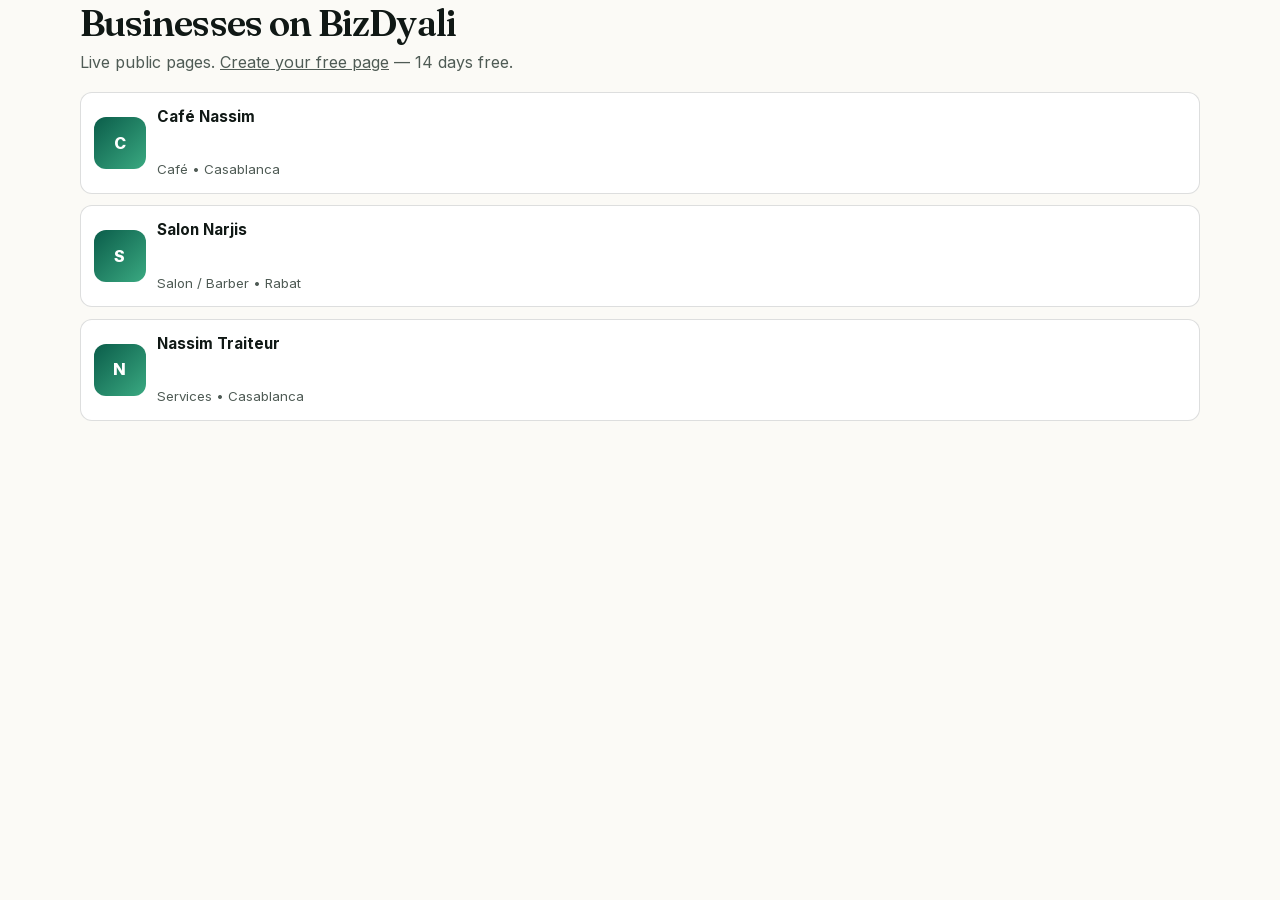
<file: b.html>
<!DOCTYPE html>
<html lang="en">
<head>
  <meta charset="UTF-8" />
  <meta name="viewport" content="width=device-width, initial-scale=1.0" />
  <title>Business page — BizDyali</title>
  <meta name="description" content="View this local business on BizDyali." />
  <meta property="og:title" content="BizDyali — Your business, online." />
  <meta property="og:description" content="View this local business on BizDyali." />
  <meta property="og:type" content="website" />
  <meta property="og:image" content="" />
  <link rel="stylesheet" href="styles.css" />
  <link rel="stylesheet" href="css/app.css" />
  <link rel="stylesheet" href="css/public.css" />
  <link rel="stylesheet" href="css/fonts.css" />
  <link rel="icon" href="favicon.svg" type="image/svg+xml" />
</head>
<body>
  <div id="previewRibbon" class="preview-ribbon" hidden>👁️ Owner preview — customers see the live page (or the trial notice if expired).</div>
  <main class="app-wrap" style="padding-top:0">
    <div id="pubMount"></div>
  </main>

  <script src="js/config.js"></script>
  <script src="js/db.js"></script>
  <script src="js/store.js"></script>
  <script src="js/icons.js"></script>
  <script src="js/theme.js"></script>
  <script src="js/i18n.js"></script>
  <script src="js/render.js"></script>
  <script>
  (function () {
    function isRemote() { return BizDyali.isRemote(); }
    BizDyali.seedDemo();
    var params = new URLSearchParams(location.search);
    var slug = params.get('slug') || '';
    var isPreview = params.get('preview') === '1';
    var mount = document.getElementById('pubMount');
    document.getElementById('previewRibbon').hidden = !isPreview;

    function esc(s) { return BizRender.esc(s); }
    // Slim brand header used ONLY for non-business states (directory,
    // not-found, unavailable). Business pages render their own chrome header.
    var brandBar = '<div class="container topnav"><a href="index.html" class="logo"><span class="logo-mark" aria-hidden="true"><svg viewBox="0 0 36 36" width="26" height="26"><ellipse cx="18" cy="7" rx="12" ry="4" fill="#fff" opacity=".18"/><text x="18" y="24.5" text-anchor="middle" font-family="Fraunces,Georgia,\'Times New Roman\',serif" font-weight="700" font-size="21" fill="#FFF8E8">B</text><path d="M10 27.4 Q18 29.8 26 26.6" fill="none" stroke="#E7B23C" stroke-width="1.8" stroke-linecap="round"/><circle cx="26.9" cy="25.9" r="1.3" fill="#E7B23C"/></svg></span><span class="logo-word">BizDyali</span></a><div class="links"><a href="index.html">Create your free page →</a></div></div>';

    function directoryList(pages) {
      mount.innerHTML = brandBar + '<h1 class="page-title">Businesses on BizDyali</h1>' +
        '<p class="page-sub">Live public pages. <a href="auth.html">Create your free page</a> — 14 days free.</p>' +
        (pages.length ? '<div class="item-list">' + pages.map(function (b) {
          return '<a class="item-row" style="text-decoration:none;color:inherit" href="b.html?slug=' + encodeURIComponent(b.slug) + '">' +
            '<div class="item-thumb">' + esc((b.name || '?').charAt(0).toUpperCase()) + '</div>' +
            '<div><b>' + esc(b.name) + '</b><br /><small>' + esc(b.category || '') + (b.city ? ' • ' + esc(b.city) : '') + '</small></div></a>';
        }).join('') + '</div>' : '<div class="empty">No live pages yet — yours could be the first.</div>');
      document.title = 'Businesses — BizDyali';
    }
    function notFound() {
      mount.innerHTML = brandBar + '<div class="card expired-card"><h1 class="page-title">Page not found</h1>' +
        '<p class="page-sub">This BizDyali link doesn’t exist or was never published.</p>' +
        '<div class="btn-row" style="justify-content:center"><a class="btn btn-primary" href="auth.html">Create Your Free Business Page</a></div></div>';
    }
    function unavailable(name) {
      mount.innerHTML = brandBar + '<div class="card expired-card"><p class="kicker">BizDyali</p>' +
        '<h1 class="page-title">' + esc(name || 'This page') + '</h1>' +
        '<p class="page-sub">This page is temporarily unavailable. Please check back soon.</p>' +
        '<div class="btn-row" style="justify-content:center;margin-top:1rem"><a class="btn btn-primary" href="auth.html">Create Your Free Business Page</a></div></div>';
    }
    function renderLive(biz) {
      document.title = biz.name + ' — BizDyali';
      // The cover URL is only known at runtime: preload it just before
      // render so the LCP image is discovered without waiting for JS paint.
      try {
        var coverUrl = biz.cover && (typeof biz.cover === 'string' ? biz.cover : biz.cover.src);
        var prev = document.getElementById('bp-preload');
        if (prev) prev.remove();
        if (coverUrl) {
          var pl = document.createElement('link');
          pl.id = 'bp-preload'; pl.rel = 'preload'; pl.as = 'image'; pl.href = coverUrl;
          pl.setAttribute('fetchpriority', 'high');
          document.head.appendChild(pl);
        }
      } catch (e) {}
      BizDyali.media.resolveBusiness(biz).then(function (ready) {
        BizRender.renderPublicPage(ready, mount, { chrome: true, seo: true });
      }, function () {
        BizRender.renderPublicPage(biz, mount, { chrome: true, seo: true });
      });
    }

    if (!slug) {
      // No slug: live pages directory. Server filters to live pages remotely.
      if (isRemote()) {
        BizDb.publicDirectory().then(directoryList, function () { directoryList([]); });
        return;
      }
      var pages = [];
      try { pages = JSON.parse(localStorage.getItem('bizdyali_businesses_v1') || '[]'); } catch (e) {}
      pages = pages.filter(function (b) {
        var st = BizDyali.trialState(b).status;
        return b.published && (st === 'trial' || st === 'subscribed');
      });
      directoryList(pages);
      return;
    }

    if (isRemote()) {
      BizDb.publicBusiness(slug).then(function (j) {
        if (!j) { notFound(); return; }
        if (j.status) {
          if (isPreview && j.name) {
            // Owner preview of an unavailable page needs full data, which the
            // public surface intentionally withholds: explain instead of leaking.
            unavailable(j.name);
            return;
          }
          unavailable(j.name);
          return;
        }
        renderLive(BizDb.toBiz(j));
      }, function () { notFound(); });
      return;
    }
    Promise.resolve(BizDyali.getBySlug(slug)).then(function (biz) {
      if (!biz) { notFound(); return; }
      document.title = biz.name + ' — BizDyali';
      var st = BizDyali.trialState(biz);
      BizDyali.checkAndLogExpiry(biz); // system records the expiry the first time it is seen
      if ((st.status === 'expired' || st.status === 'suspended') && !isPreview) {
        unavailable(biz.name);
        return;
      }
      renderLive(biz);
    }, function () { notFound(); });
  })();
  </script>
</body>
</html>
</file>
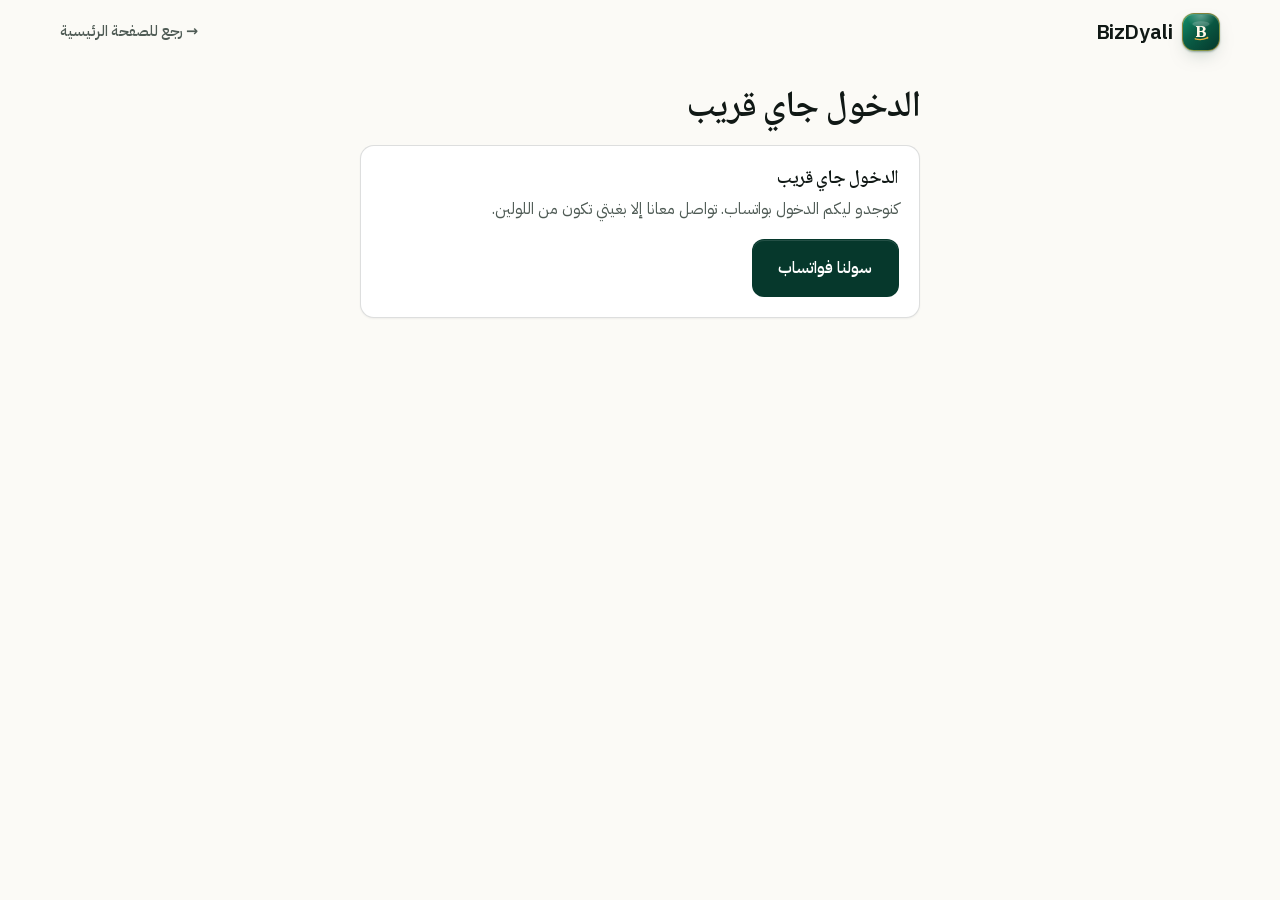
<file: create.html>
<!DOCTYPE html>
<html lang="en">
<head>
  <meta charset="UTF-8" />
  <meta name="viewport" content="width=device-width, initial-scale=1.0" />
  <title>Create your business page — BizDyali</title>
  <meta name="description" content="Create your BizDyali business page in 5 guided steps. No technical knowledge needed." />
  <link rel="stylesheet" href="styles.css" />
  <link rel="stylesheet" href="css/app.css" />
  <link rel="stylesheet" href="css/public.css" />
  <link rel="stylesheet" href="css/fonts.css" />
  <link rel="icon" href="favicon.svg" type="image/svg+xml" />
</head>
<body>
  <div class="container topnav">
    <a href="index.html" class="logo"><span class="logo-mark" aria-hidden="true"><svg viewBox="0 0 36 36" width="26" height="26"><ellipse cx="18" cy="7" rx="12" ry="4" fill="#fff" opacity=".18"/><text x="18" y="24.5" text-anchor="middle" font-family="Fraunces,Georgia,'Times New Roman',serif" font-weight="700" font-size="21" fill="#FFF8E8">B</text><path d="M10 27.4 Q18 29.8 26 26.6" fill="none" stroke="#E7B23C" stroke-width="1.8" stroke-linecap="round"/><circle cx="26.9" cy="25.9" r="1.3" fill="#E7B23C"/></svg></span><span class="logo-word">BizDyali</span></a>
    <div class="links"><span id="whoAmI"></span><a href="dashboard.html">الداشبورد</a></div>
  </div>

  <main class="app-wrap">
    <p class="kicker">صايب الصفحة • <span id="saveState">تحفظات</span></p>
    <h1 class="page-title">صايب الصفحة ديال المشروع ديالك</h1>
    <p class="page-sub">ستة دالخطوات صغار. خدمتك كتحفظ بوحدها — سير وارجع فوقاش ما بغيتي.</p>

    <ol class="steps-bar" id="stepsBar">
      <li data-s="1"><i>1</i>المعلومات</li>
      <li data-s="2"><i>2</i>اللوڭو والغلاف</li>
      <li data-s="3"><i>3</i>البرودويات والخدمات</li>
      <li data-s="4"><i>4</i>الديزاين والتوقيت</li>
      <li data-s="5"><i>5</i>شوف الصفحة</li>
      <li data-s="6"><i>6</i>النشر</li>
    </ol>

    <div id="wizErr" class="form-err" hidden></div>

    <!-- STEP 1 -->
    <section class="wizard-step" data-step="1">
      <div class="card">
        <h2 class="page-title" style="font-size:1.3rem">الخطوة 1 — معلومات المشروع</h2>
        <div class="form-grid">
          <label class="field">سمية المشروع *
            <input type="text" id="f_name" placeholder="مثلا: مقهى نسيم" />
          </label>
          <div class="two-col">
            <label class="field">النشاط ديالك *
              <select id="f_category">
                <option value="">ختار النشاط…</option>
                <option>Restaurant</option><option>Café</option><option>Bakery / Pastry</option>
                <option>Salon / Barber</option><option>Clothing shop</option><option>Grocery / Hanout</option>
                <option>Electronics / Repair</option><option>Artisan / Crafts</option><option>Services</option><option>Other</option>
              </select>
            </label>
            <label class="field">المدينة *
              <input type="text" id="f_city" placeholder="مثلا: الدار البيضاء" />
            </label>
          </div>
          <label class="field">الوصف ديال المشروع *
            <textarea id="f_description" placeholder="شنو كتقدّم؟ شنو اللي مميّزك؟ القصة ديالك فجوج سطورا."></textarea>
          </label>
          <div class="two-col">
            <label class="field">نمرة التيليفون *
              <input type="tel" id="f_phone" placeholder="+212 6 XX XX XX XX" />
            </label>
            <label class="field">نمرة الواتساب *
              <input type="tel" id="f_whatsapp" placeholder="+212 6 XX XX XX XX" />
              <span class="hint">الزبناء غيتواصلو معاك فهاد النمرة بضغطة وحدة.</span>
            </label>
          </div>
          <label class="field">العنوان
            <input type="text" id="f_address" placeholder="الزنقة، الحي…" />
          </label>
          <label class="field">التوقيت *
            <input type="text" id="f_hours" placeholder="مثلا: الإثنين – السبت: 8:00 – 23:00" />
          </label>
          <div class="two-col">
            <label class="field">رابط فيسبوك (اختياري)
              <input type="url" id="f_facebook" placeholder="https://facebook.com/…" />
            </label>
            <label class="field">رابط إنستغرام (اختياري)
              <input type="url" id="f_instagram" placeholder="https://instagram.com/…" />
            </label>
          </div>
          <label class="field">لغة الصفحة
            <select id="f_lang">
              <option value="">أوطو (من النص ديالك)</option>
              <option value="en">English</option>
              <option value="fr">Français</option>
              <option value="ar">العربية</option>
            </select>
          </label>
        </div>
        <div class="btn-row"><button class="btn btn-primary btn-lg" data-next>كمّل ←</button></div>
      </div>
    </section>

    <!-- STEP 2 -->
    <section class="wizard-step" data-step="2">
      <div class="card">
        <h2 class="page-title" style="font-size:1.3rem">Step 2 — Branding</h2>
        <p class="page-sub">Your logo and a cover photo make your page look professional. Both are optional — you can add them later.</p>
        <div class="form-grid">
          <label class="field">Logo
            <input type="file" id="f_logo" accept="image/*" />
            <span class="hint">Square image works best (JPG or PNG).</span>
          </label>
          <img id="logoPreview" class="img-preview" alt="Logo preview" hidden />
          <label class="field">Cover image
            <input type="file" id="f_cover" accept="image/*" />
            <span class="hint">A wide photo of your shop or your best work.</span>
          </label>
          <img id="coverPreview" class="cover-preview" alt="Cover preview" hidden />
        </div>
        <div class="btn-row">
          <button class="btn btn-ghost" data-back>← Back</button>
          <button class="btn btn-primary btn-lg" data-next>Continue →</button>
        </div>
      </div>
    </section>

    <!-- STEP 3 -->
    <section class="wizard-step" data-step="3">
      <div class="card">
        <h2 class="page-title" style="font-size:1.3rem">Step 3 — Products &amp; services</h2>
        <p class="page-sub">What will customers find on your page?</p>
        <div class="pills" role="group" aria-label="Offering type">
          <button type="button" class="pill" data-offer="products">Products</button>
          <button type="button" class="pill" data-offer="services">Services</button>
          <button type="button" class="pill" data-offer="both">Both</button>
        </div>
        <ul class="item-list" id="itemList"></ul>
        <div class="empty" id="itemEmpty">Nothing added yet. Add your first product or service below — photos and prices help customers decide.</div>
        <div class="btn-row">
          <button class="btn btn-ghost" id="addProductBtn">+ Add product</button>
          <button class="btn btn-ghost" id="addServiceBtn">+ Add service</button>
        </div>

        <div class="card" id="itemEditor" hidden style="margin-top:1rem;background:#FFFDF8">
          <h3 id="editorTitle">Add product</h3>
          <div class="form-grid">
            <label class="field"><span id="itemNameLabel">Product name *</span>
              <input type="text" id="it_name" placeholder="e.g. Msemen" />
            </label>
            <label class="field">Description
              <textarea id="it_desc" style="min-height:64px" placeholder="Short description…"></textarea>
            </label>
            <label class="field">Price in MAD (optional)
              <input type="number" id="it_price" min="0" step="1" placeholder="e.g. 15" />
            </label>
            <div class="two-col">
              <label class="field">Section (optional)<input type="text" id="it_section" placeholder="e.g. Plats" /></label>
              <label class="field">Badge<select id="it_badge"><option value="">None</option><option value="popular">Popular</option><option value="new">New</option></select></label>
            </div>
            <label class="field">Photos (up to 4)
              <input type="file" id="it_photos" accept="image/*" multiple />
            </label>
            <div class="thumbs" id="itPhotoThumbs"></div>
            <label class="field">Video (optional, max 10 MB)
              <input type="file" id="it_video" accept="video/*" />
              <span class="hint" id="itVideoHint">No video attached.</span>
            </label>
          </div>
          <div class="btn-row">
            <button class="btn btn-primary" id="itSave">Save</button>
            <button class="btn btn-ghost" id="itCancel" type="button">Cancel</button>
          </div>
        </div>

        <div class="btn-row">
          <button class="btn btn-ghost" data-back>← Back</button>
          <button class="btn btn-primary btn-lg" data-next>Continue →</button>
        </div>
      </div>
    </section>

    <!-- STEP 4 -->
    <section class="wizard-step" data-step="4">
      <div class="card">
        <p class="kicker">Step 4 — Design &amp; hours</p>
        <h2 class="page-title" style="font-size:1.3rem">Make it yours</h2>
        <p class="page-sub">The look is chosen automatically — everything below is optional. Skip whatever you like.</p>
        <div class="form-grid">
          <div class="field">
            <span style="font-weight:600;font-size:.9rem">Look</span>
            <span class="pills" id="w_lookPills" role="group" aria-label="Look">
              <button type="button" class="pill" data-look="" aria-pressed="true">Auto</button>
              <button type="button" class="pill" data-look="editorial" aria-pressed="false">Editorial</button>
              <button type="button" class="pill" data-look="atelier" aria-pressed="false">Atelier</button>
              <button type="button" class="pill" data-look="boutique" aria-pressed="false">Boutique</button>
              <button type="button" class="pill" data-look="workshop" aria-pressed="false">Workshop</button>
              <button type="button" class="pill" data-look="market" aria-pressed="false">Market</button>
            </span>
          </div>
          <div class="field">
            <span style="font-weight:600;font-size:.9rem">Accent color</span>
            <span class="pills" id="w_accentPills" role="group" aria-label="Accent">
              <button type="button" class="pill" data-accentmode="auto" aria-pressed="true">Auto</button>
              <button type="button" class="pill" data-accentmode="custom" aria-pressed="false">Custom…</button>
            </span>
          </div>
          <label class="field" id="w_customColorWrap" hidden>Custom accent
            <input type="color" id="w_accentColor" value="#0A6B4F" style="height:48px;padding:.3rem" />
          </label>
          <label class="field">Dark mode (Atelier look)
            <select id="w_mode">
              <option value="">Light</option>
              <option value="dark">Dark</option>
            </select>
          </label>
        </div>
        <h3 style="font-size:1.05rem;margin:1.2rem 0 .2rem">Opening hours <span class="hint" style="font-weight:400">(optional — for a live “Open now” badge)</span></h3>
        <div class="form-grid" id="w_hoursWeek"></div>
        <div class="btn-row">
          <button class="btn btn-ghost" data-back>← Back</button>
          <button class="btn btn-primary btn-lg" data-next>Preview my page →</button>
        </div>
      </div>
    </section>

    <!-- STEP 5 -->
    <section class="wizard-step" data-step="5">
      <p class="kicker">Step 5 — Preview</p>
      <h2 class="page-title" style="font-size:1.3rem">This is what customers will see</h2>
      <p class="page-sub">Check everything on mobile and desktop. Go back to fix anything — nothing is public yet.</p>
      <div class="btn-row" style="margin-bottom:1rem">
        <button class="btn btn-ghost" data-goto="1">Edit information</button>
        <button class="btn btn-ghost" data-goto="2">Edit branding</button>
        <button class="btn btn-ghost" data-goto="3">Edit products / services</button>
        <button class="btn btn-ghost" data-goto="4">Edit design</button>
      </div>
      <div id="previewMount"></div>
      <div class="btn-row">
        <button class="btn btn-ghost" data-back>← Back</button>
        <button class="btn btn-primary btn-lg" data-next>Looks good — continue →</button>
      </div>
    </section>

    <!-- STEP 6 -->
    <section class="wizard-step" data-step="6">
      <div class="card">
        <p class="kicker">Step 6 — Publish</p>
        <h2 class="page-title" style="font-size:1.3rem">Publish your page 🎉</h2>
        <p class="page-sub">Your page goes live immediately with <strong>14 days free</strong>. After the trial, it stays visible for <strong>100 MAD/month</strong> (no payment needed today).</p>
        <label class="field">Your BizDyali link
          <span class="hint">Lowercase letters, numbers and dashes only.</span>
          <span class="slug-row"><code>b.html?slug=</code><input type="text" id="f_slug" style="max-width:280px" /></span>
        </label>
        <div id="pubWarn" class="form-warn" hidden style="margin-top:.6rem">⚠️ Your page has <strong>no products or services yet</strong>. Customers will see an almost empty page. Add some from Step 3 — or click Publish again to publish anyway.</div>
        <div id="pubErr" class="form-err" hidden style="margin-top:.6rem"></div>
        <div class="btn-row">
          <button class="btn btn-ghost" data-back>← Back</button>
          <button class="btn btn-accent btn-lg" id="publishBtn">Publish my page — start 14 free days</button>
        </div>
      </div>
    </section>
  </main>

  <script src="js/store.js"></script>
  <script src="js/icons.js"></script>
  <script src="js/theme.js"></script>
  <script src="js/i18n.js"></script>
  <script src="js/render.js"></script>
  <script src="js/config.js"></script>
  <script src="js/auth.js"></script>
  <script src="js/db.js"></script>
  <script src="js/wizard.js"></script>
</body>
</html>
</file>
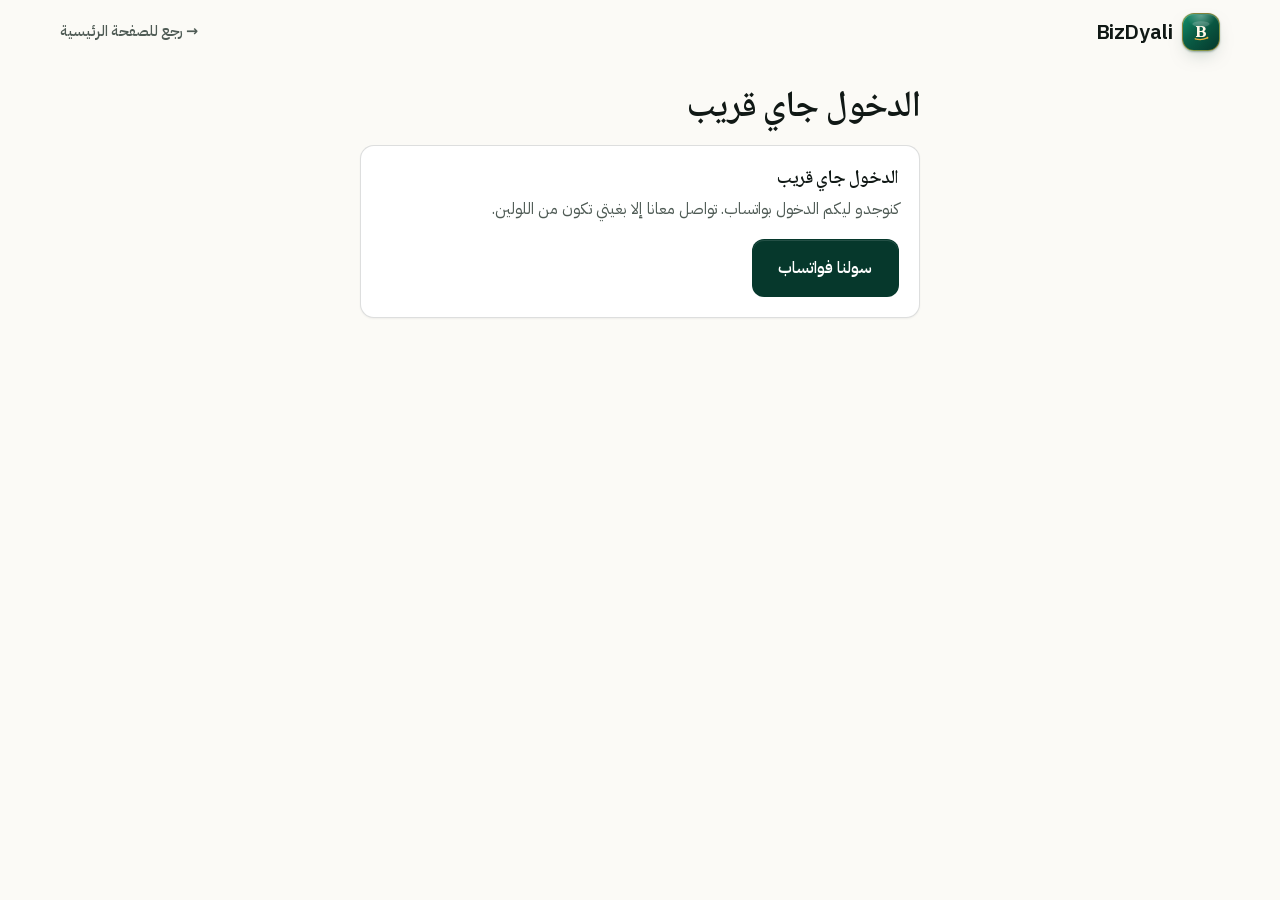
<file: dashboard.html>
<!DOCTYPE html>
<html lang="ar" dir="rtl">
<head>
  <meta charset="UTF-8" />
  <meta name="viewport" content="width=device-width, initial-scale=1.0" />
  <title>الداشبورد — BizDyali</title>
  <meta name="description" content="سيّر الصفحة ديال المشروع ديالك على BizDyali." />
  <link rel="stylesheet" href="styles.css" />
  <link rel="stylesheet" href="css/app.css" />
  <link rel="stylesheet" href="css/fonts.css" />
  <link rel="icon" href="favicon.svg" type="image/svg+xml" />
</head>
<body>
  <div class="container topnav">
    <a href="index.html" class="logo"><span class="logo-mark" aria-hidden="true"><svg viewBox="0 0 36 36" width="26" height="26"><ellipse cx="18" cy="7" rx="12" ry="4" fill="#fff" opacity=".18"/><text x="18" y="24.5" text-anchor="middle" font-family="Fraunces,Georgia,'Times New Roman',serif" font-weight="700" font-size="21" fill="#FFF8E8">B</text><path d="M10 27.4 Q18 29.8 26 26.6" fill="none" stroke="#E7B23C" stroke-width="1.8" stroke-linecap="round"/><circle cx="26.9" cy="25.9" r="1.3" fill="#E7B23C"/></svg></span><span class="logo-word">BizDyali</span></a>
    <div class="links"><span id="whoAmI"></span><button class="link-btn" id="logoutBtn" type="button">خرج</button></div>
  </div>

  <main class="app-wrap">
    <div id="welcomeMsg" class="form-ok" hidden style="margin-bottom:1rem"></div>
    <div class="dash-head">
      <div>
        <p class="kicker">داشبورد المشروع</p>
        <h1 class="page-title" id="bizTitle">الصفحات ديالك</h1>
      </div>
      <div class="biz-switcher">
        <select id="bizSelect" aria-label="Choose business"></select>
        <a href="create.html" class="btn btn-ghost btn-sm">+ زيد صفحة</a>
      </div>
    </div>

    <div id="noBiz" class="card" hidden>
      <h2 class="page-title" style="font-size:1.3rem">ما زال ما عندك حتى صفحة</h2>
      <p class="page-sub">صايب وحدة فدقايق — فابور لمدة 14 يوم.</p>
      <div class="btn-row"><a class="btn btn-primary btn-lg" href="create.html">صايب الصفحة ديالك فابور</a></div>
    </div>

    <div id="dashBody" hidden>
      <div class="trial-banner trial" id="trialBanner">
        <h3 id="trialTitle">الصفحة ديالك فابور لمدة 14 يوم.</h3>
        <p id="trialText"></p>
        <div class="trial-meta" id="trialMeta"></div>
        <p class="page-sub" id="payHow">باش تخلّص الاشتراك (100 درهم فالشهر): سيفط لينا ميساج فواتساب بالسمية ديال المشروع، غنصايبو لك معلومات الخلاص، وملي تخلّص كنأكّدو ليك الصفحة.</p>
        <div class="btn-row" id="subscribeRow" hidden>
          <a class="btn btn-primary" id="subscribeBtn" href="#" target="_blank" rel="noopener">خلّص الاشتراك فواتساب ←</a>
        </div>
      </div>

      <div class="tabs" role="tablist" aria-label="Dashboard sections">
        <button class="tab" data-tab="overview" role="tab" aria-selected="true">الصفحة والمشاركة</button>
        <button class="tab" data-tab="info" role="tab" aria-selected="false">معلومات المشروع</button>
        <button class="tab" data-tab="branding" role="tab" aria-selected="false">اللوڭو والغلاف</button>
        <button class="tab" data-tab="catalog" role="tab" aria-selected="false">البرودويات والخدمات</button>
        <button class="tab" data-tab="design" role="tab" aria-selected="false">الديزاين والتوقيت</button>
      </div>
      <div id="dashErr" class="form-err" hidden></div>
      <div id="dashOk" class="form-ok" hidden></div>

      <!-- OVERVIEW -->
      <section class="dash-panel active" data-panel="overview">
        <div class="card">
          <h2 class="page-title" style="font-size:1.2rem">الصفحة اللي كيشوفو الزبناء</h2>
          <div class="share-row" id="shareRow">
            <span>🔗</span><code id="publicLink">—</code>
            <button class="btn btn-primary btn-sm" id="copyLinkBtn" type="button">نسخ الرابط</button>
          </div>
          <div class="btn-row">
            <a class="btn btn-ghost" id="viewPageBtn" href="#" target="_blank" rel="noopener">شوف صفحة الزبناء ←</a>
            <a class="btn btn-ghost" id="previewPageBtn" href="#" target="_blank" rel="noopener">شوفة خاصة بيك (حتى إلا سالات الفترة)</a>
            <button class="btn btn-ghost" id="waShareBtn" type="button">سيفط فواتساب</button>
          </div>
          <p class="page-sub" id="visNote" style="margin-top:.8rem"></p>
        </div>
      </section>

      <!-- INFO -->
      <section class="dash-panel" data-panel="info">
        <div class="card">
          <h2 class="page-title" style="font-size:1.2rem">معلومات المشروع</h2>
          <div class="form-grid">
            <label class="field">سمية المشروع *<input type="text" id="d_name" /></label>
            <div class="two-col">
              <label class="field">النشاط *
                <select id="d_category">
                  <option value="">ختار…</option>
                  <option>Restaurant</option><option>Café</option><option>Bakery / Pastry</option>
                  <option>Salon / Barber</option><option>Clothing shop</option><option>Grocery / Hanout</option>
                  <option>Electronics / Repair</option><option>Artisan / Crafts</option><option>Services</option><option>Other</option>
                </select>
              </label>
              <label class="field">المدينة *<input type="text" id="d_city" /></label>
            </div>
            <label class="field">الوصف *<textarea id="d_description"></textarea></label>
            <div class="two-col">
              <label class="field">التيليفون *<input type="tel" id="d_phone" dir="ltr" /></label>
              <label class="field">الواتساب *<input type="tel" id="d_whatsapp" dir="ltr" /></label>
            </div>
            <label class="field">العنوان<input type="text" id="d_address" /></label>
            <label class="field">التوقيت *<input type="text" id="d_hours" /></label>
            <div class="two-col">
              <label class="field">رابط فيسبوك<input type="url" id="d_facebook" dir="ltr" /></label>
              <label class="field">رابط إنستغرام<input type="url" id="d_instagram" dir="ltr" /></label>
            </div>
            <label class="field">شنو كتقدّم؟
              <select id="d_offering">
                <option value="products">البرودويات</option>
                <option value="services">الخدمات</option>
                <option value="both">بجوج</option>
              </select>
            </label>
          </div>
          <div class="btn-row"><button class="btn btn-primary" id="saveInfoBtn" type="button">سجّل التبديلات</button></div>
        </div>
        <div class="card">
          <h2 class="page-title" style="font-size:1.2rem;color:#B3261E">رد البال</h2>
          <p class="page-sub">مسح الصفحة ديال المشروع والمعلومات كاملة. هادي ما كترجعش.</p>
          <div class="btn-row"><button class="link-btn danger" id="deleteBtn" type="button">مسح هاد الصفحة</button></div>
        </div>
      </section>

      <!-- BRANDING -->
      <section class="dash-panel" data-panel="branding">
        <div class="card">
          <h2 class="page-title" style="font-size:1.2rem">اللوڭو وتصويرة الغلاف</h2>
          <div class="form-grid">
            <label class="field">اللوڭو<input type="file" id="d_logo" accept="image/*" /></label>
            <img id="d_logoPrev" class="img-preview" alt="Logo preview" hidden />
            <div class="btn-row"><button class="link-btn danger" id="removeLogo" type="button">حيّد اللوڭو</button></div>
            <label class="field">تصويرة الغلاف<input type="file" id="d_cover" accept="image/*" /></label>
            <img id="d_coverPrev" class="cover-preview" alt="Cover preview" hidden />
            <div class="btn-row"><button class="link-btn danger" id="removeCover" type="button">حيّد الغلاف</button></div>
          </div>
        </div>
      </section>

      <!-- CATALOG -->
      <section class="dash-panel" data-panel="catalog">
        <div class="card">
          <h2 class="page-title" style="font-size:1.2rem">البرودويات والخدمات</h2>
          <div class="pills" style="margin-bottom:.6rem">
            <button type="button" class="pill" data-filter="all" aria-pressed="true">كولشي</button>
            <button type="button" class="pill" data-filter="product" aria-pressed="false">البرودويات</button>
            <button type="button" class="pill" data-filter="service" aria-pressed="false">الخدمات</button>
          </div>
          <ul class="item-list" id="d_itemList"></ul>
          <div class="empty" id="d_itemEmpty" hidden>ما زال ما كاين والو هنا.</div>
          <div class="btn-row">
            <button class="btn btn-ghost" id="d_addProduct" type="button">+ زيد برودوي</button>
            <button class="btn btn-ghost" id="d_addService" type="button">+ زيد خدمة</button>
          </div>
          <div class="card" id="d_editor" hidden style="margin-top:1rem;background:#FFFDF8">
            <h3 id="d_editorTitle">زيد حاجة</h3>
            <div class="form-grid">
              <label class="field"><span id="d_nameLabel">السمية *</span><input type="text" id="d_it_name" /></label>
              <div class="two-col">
                <label class="field">القسم (كيجمع الحاجات)<input type="text" id="d_it_section" placeholder="مثلا: الأطباق" /></label>
                <label class="field">العلامة<select id="d_it_badge"><option value="">والو</option><option value="popular">الأكثر طلبا</option><option value="new">جديد</option></select></label>
              </div>
              <label class="field">المدة (للخدمات، إلا بغيتي)<input type="text" id="d_it_duration" placeholder="e.g. 45 min" /></label>
              <label class="field">الوصف<textarea id="d_it_desc" style="min-height:64px"></textarea></label>
              <label class="field">الثمن بالدرهم (إلا بغيتي)<input type="number" id="d_it_price" min="0" step="1" /></label>
              <label class="field">التصاور (حتى 4)<input type="file" id="d_it_photos" accept="image/*" multiple /></label>
              <div class="thumbs" id="d_it_thumbs"></div>
              <div id="d_focalBox" hidden style="border:1px solid var(--line);border-radius:12px;padding:.7rem">
                <p style="font-size:.85rem;font-weight:700;margin:0 0 .4rem">برك على البلاصة المهمة فالتصويرة <span class="hint">(الوجوه، الطبق)</span></p>
                <div style="position:relative;display:inline-block;max-width:100%">
                  <img id="d_focalImg" alt="" style="max-width:100%;border-radius:10px;cursor:crosshair;display:block" />
                  <span id="d_focalDot" style="position:absolute;width:16px;height:16px;margin:-8px;border-radius:50%;border:2px solid #fff;background:var(--green);box-shadow:0 1px 4px rgba(0,0,0,.4);pointer-events:none"></span>
                </div>
                <div class="btn-row"><button class="link-btn" id="d_focalDone" type="button">صافي</button></div>
              </div>
              <label class="field">الفيديو (إلا بغيتي، حتى 10MB)<input type="file" id="d_it_video" accept="video/*" /><span class="hint" id="d_it_vhint">ما زال ما زدتي حتى فيديو.</span></label>
            </div>
            <div class="btn-row">
              <button class="btn btn-primary" id="d_it_save" type="button">سجّل</button>
              <button class="btn btn-ghost" id="d_it_cancel" type="button">حبّس</button>
            </div>
          </div>
        </div>
      </section>

      <!-- DESIGN & HOURS -->
      <section class="dash-panel" data-panel="design">
        <div class="card">
          <h2 class="page-title" style="font-size:1.2rem">الديزاين</h2>
          <p class="page-sub">الستايل كيتختار بوحدو على حساب النشاط والتصاور. بدّل اللي بغيتي لتحت — التبديلات كتبان فالصفحة دابا.</p>
          <div class="form-grid">
            <div class="field">
              <span style="font-weight:600;font-size:.9rem">الستايل</span>
              <span class="pills" id="d_lookPills" role="group" aria-label="Look">
                <button type="button" class="pill" data-look="" aria-pressed="true">أوطو</button>
                <button type="button" class="pill" data-look="editorial" aria-pressed="false">Editorial</button>
                <button type="button" class="pill" data-look="atelier" aria-pressed="false">Atelier</button>
                <button type="button" class="pill" data-look="boutique" aria-pressed="false">Boutique</button>
                <button type="button" class="pill" data-look="workshop" aria-pressed="false">Workshop</button>
                <button type="button" class="pill" data-look="market" aria-pressed="false">Market</button>
              </span>
            </div>
            <div class="field">
              <span style="font-weight:600;font-size:.9rem">اللون</span>
              <span class="pills" id="d_accentPills" role="group" aria-label="Accent">
                <button type="button" class="pill" data-accentmode="auto" aria-pressed="true">أوطو</button>
                <button type="button" class="pill" data-accentmode="custom" aria-pressed="false">من عندك…</button>
              </span>
            </div>
            <label class="field" id="d_customColorWrap" hidden>اللون الخاص
              <input type="color" id="d_accentColor" value="#0A6B4F" style="height:48px;padding:.3rem" />
            </label>
            <label class="field">لغة الصفحة
              <select id="d_lang">
                <option value="">أوطو (من النص ديالك)</option>
                <option value="en">English</option>
                <option value="fr">Français</option>
                <option value="ar">العربية</option>
              </select>
            </label>
            <label class="field">المود الليلي (ستايل Atelier)
              <select id="d_mode">
                <option value="">نهاري</option>
                <option value="dark">ليلي</option>
              </select>
            </label>
            <label class="field">الكوموند بواتساب
              <select id="d_basket">
                <option value="">طافي — غير روابط للسؤال</option>
                <option value="on">خدّام — الزبناء كيصايبو الكوموند (تجريبي)</option>
              </select>
            </label>
          </div>
          <div class="btn-row">
            <button class="btn btn-primary" id="saveDesignBtn" type="button">سجّل الديزاين</button>
            <a class="btn btn-ghost" id="previewDesignBtn" href="#" target="_blank" rel="noopener">شوف الصفحة ←</a>
          </div>
        </div>
        <div class="card">
          <h2 class="page-title" style="font-size:1.2rem">التوقيت</h2>
          <p class="page-sub">عمّر الأيام اللي كتحل باش تبان “حال دابا”. خلّي كلشي خاوي إلا بغيتي غير التوقيت المكتوب.</p>
          <div class="form-grid" id="d_hoursWeek"></div>
          <div class="btn-row"><button class="btn btn-primary" id="saveHoursBtn" type="button">سجّل التوقيت</button>
          <button class="link-btn danger" id="clearHoursBtn" type="button">مسح التوقيت المفصّل</button></div>
        </div>
        <div class="card">
          <h2 class="page-title" style="font-size:1.2rem">لآفيش ديال QR</h2>
          <p class="page-sub">آفيش قابلة للطباعة فيها QR ديال الصفحة — لصّقها فالمحل ولا فين كيبانو الزبناء.</p>
          <div class="btn-row"><button class="btn btn-ghost" id="qrPosterBtn" type="button">حل لآفيش ←</button></div>
        </div>
      </section>
    </div>
  </main>

  <script src="js/store.js"></script>
  <script src="js/vendor/qrcode.min.js"></script>
  <script src="js/config.js"></script>
  <script src="js/auth.js"></script>
  <script src="js/db.js"></script>
  <script src="js/dashboard.js"></script>
</body>
</html>
</file>
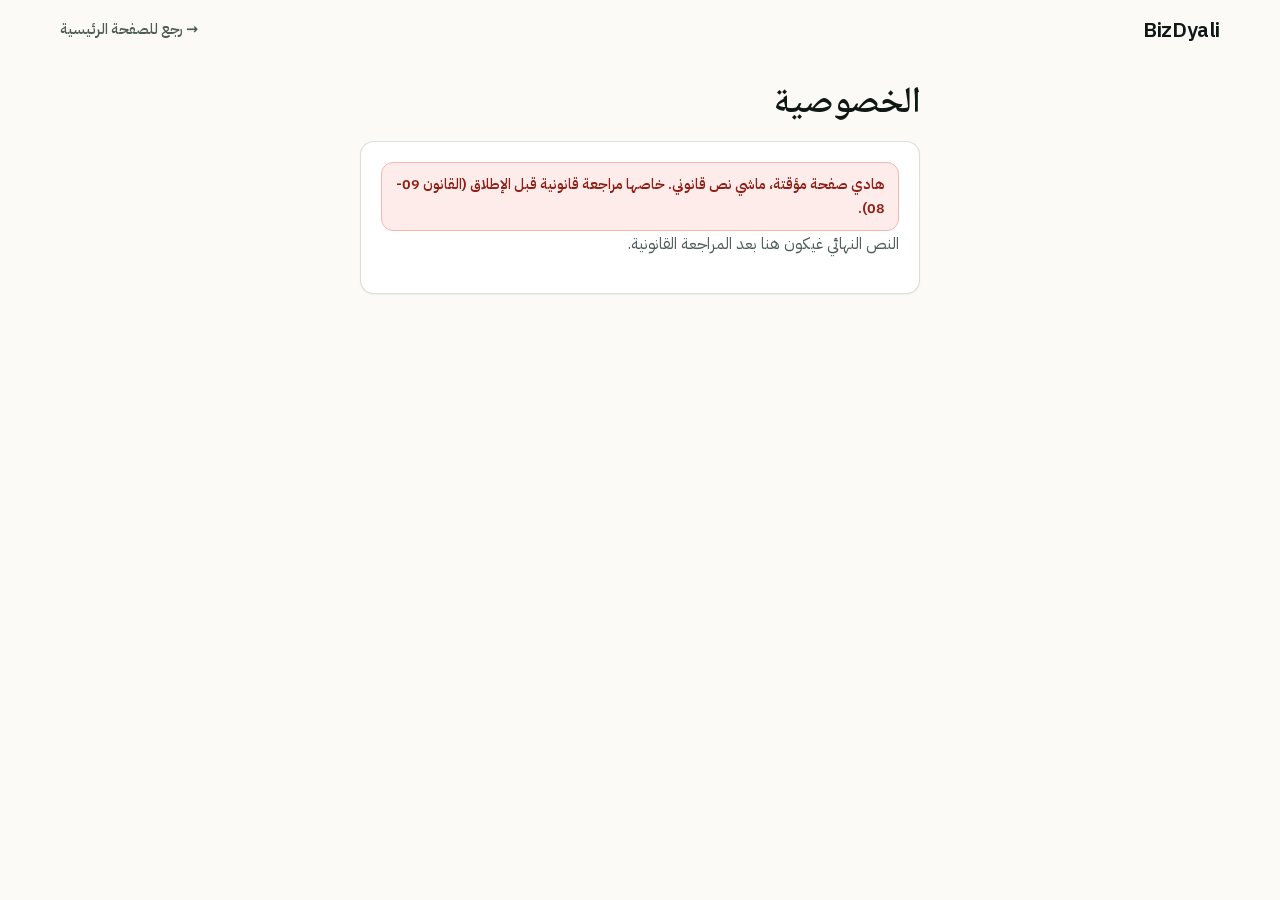
<file: privacy.html>
<!DOCTYPE html>
<html lang="ar" dir="rtl">
<head>
  <meta charset="UTF-8" />
  <meta name="viewport" content="width=device-width, initial-scale=1.0" />
  <title>الخصوصية — BizDyali</title>
  <link rel="stylesheet" href="styles.css" />
  <link rel="stylesheet" href="css/app.css" />
  <link rel="stylesheet" href="css/fonts.css" />
  <link rel="icon" href="favicon.svg" type="image/svg+xml" />
</head>
<body>
  <div class="container topnav">
    <a href="index.html" class="logo"><span class="logo-word">BizDyali</span></a>
    <div class="links"><a href="index.html">→ رجع للصفحة الرئيسية</a></div>
  </div>
  <main class="app-wrap app-narrow">
    <h1 class="page-title">الخصوصية</h1>
    <div class="card" style="margin-top:1rem">
      <div class="form-err">هادي صفحة مؤقتة، ماشي نص قانوني. خاصها مراجعة قانونية قبل الإطلاق (القانون 09-08).</div>
      <p class="page-sub">النص النهائي غيكون هنا بعد المراجعة القانونية.</p>
    </div>
  </main>
</body>
</html>
</file>
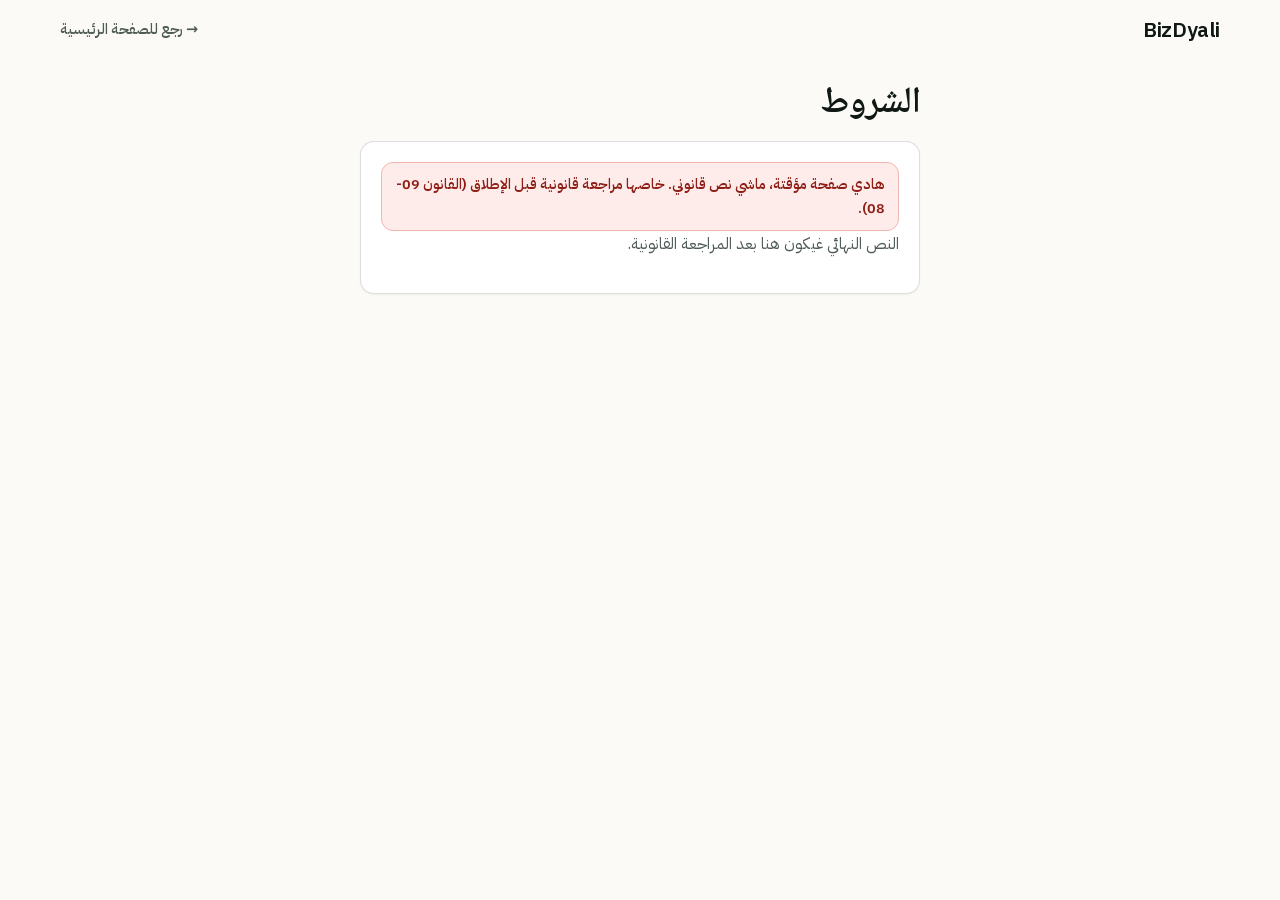
<file: terms.html>
<!DOCTYPE html>
<html lang="ar" dir="rtl">
<head>
  <meta charset="UTF-8" />
  <meta name="viewport" content="width=device-width, initial-scale=1.0" />
  <title>الشروط — BizDyali</title>
  <link rel="stylesheet" href="styles.css" />
  <link rel="stylesheet" href="css/app.css" />
  <link rel="stylesheet" href="css/fonts.css" />
  <link rel="icon" href="favicon.svg" type="image/svg+xml" />
</head>
<body>
  <div class="container topnav">
    <a href="index.html" class="logo"><span class="logo-word">BizDyali</span></a>
    <div class="links"><a href="index.html">→ رجع للصفحة الرئيسية</a></div>
  </div>
  <main class="app-wrap app-narrow">
    <h1 class="page-title">الشروط</h1>
    <div class="card" style="margin-top:1rem">
      <div class="form-err">هادي صفحة مؤقتة، ماشي نص قانوني. خاصها مراجعة قانونية قبل الإطلاق (القانون 09-08).</div>
      <p class="page-sub">النص النهائي غيكون هنا بعد المراجعة القانونية.</p>
    </div>
  </main>
</body>
</html>
</file>
<file: styles.css>
/* BizDyali design system v2 — premium digital storefront.
   Bright ivory foundation, confident jade, warm gold. Hairlines over shadows.
   All original class contracts preserved. */
:root{
  --paper:#FBFAF6;
  --card:#FFFFFF;
  --ink:#101815;
  --muted:#4F5B55;
  --faint:#8A948E;
  --line:rgba(16,24,21,.14);
  --green:#0A6B4F;
  --green-deep:#06382C;
  --green-ink:#0C1F1A;
  --amber:#E7B23C;
  --gold:#A86F0B;
  --terra:#C2542B;
  --radius:14px;
  --radius-lg:20px;
  --shadow:0 1px 2px rgba(16,24,21,.06),0 16px 40px -24px rgba(16,24,21,.25);
  --font-body:'Inter',system-ui,-apple-system,'Segoe UI',Roboto,Arial,sans-serif;
  --font-display:'Fraunces',Georgia,'Times New Roman',serif;
}
*{box-sizing:border-box}
html{scroll-behavior:smooth}
body{
  margin:0;
  font-family:var(--font-body);
  background:var(--paper);
  color:var(--ink);
  line-height:1.65;
  -webkit-font-smoothing:antialiased;
}
h1,h2,h3{line-height:1.08;letter-spacing:-.025em;margin:0 0 .6rem}
h1{font-family:var(--font-display);font-size:clamp(2.7rem,5.2vw + 1rem,4.6rem);font-weight:600}
h1 em{font-style:italic;color:var(--green)}
h2{font-family:var(--font-display);font-size:clamp(1.9rem,1.2rem + 2.4vw,2.9rem);font-weight:600}
p{margin:0 0 1rem}
a{color:inherit}
.container{width:min(1160px,92%);margin:0 auto}
.sr-only{position:absolute;width:1px;height:1px;overflow:hidden;clip:rect(0,0,0,0)}
.skip-link{position:absolute;left:-999px;top:0;background:var(--green-deep);color:#fff;padding:.6rem 1rem;z-index:99}
.skip-link:focus{left:8px;top:8px}

/* Topbar */
.topbar{background:var(--green-ink);color:#EDF3EF;text-align:center;font-size:.84rem;letter-spacing:.01em;padding:.55rem .8rem}
.topbar p{margin:0}
.topbar strong{color:var(--amber)}
.topbar .dot{display:inline-block;width:7px;height:7px;border-radius:50%;background:var(--amber);margin-right:.45rem}

/* Header */
.site-header{position:sticky;top:0;z-index:50;background:rgba(251,250,246,.9);backdrop-filter:blur(12px);border-bottom:1px solid var(--line)}
.header-inner{display:flex;align-items:center;justify-content:space-between;gap:1rem;padding:.75rem 0}
.logo{display:flex;align-items:center;gap:.6rem;text-decoration:none;font-weight:800;font-size:1.3rem;letter-spacing:-.02em}
.logo-mark{display:inline-grid;place-items:center;width:38px;height:38px;border-radius:12px;background:linear-gradient(135deg,#12906C 0%,#0A5F47 42%,#06382C 100%);border:1px solid rgba(231,178,60,.55);box-shadow:0 1px 2px rgba(6,56,44,.35),0 8px 20px -10px rgba(6,56,44,.5),inset 0 1px 0 rgba(255,255,255,.25);position:relative;overflow:hidden}
.logo-mark::before{content:"";position:absolute;left:8%;right:8%;top:4%;height:38%;border-radius:999px;background:radial-gradient(ellipse at 50% 0%,rgba(255,255,255,.35),transparent 70%);pointer-events:none}
.logo-mark::after{content:"";position:absolute;inset:-4px;border:1px solid var(--amber);border-radius:15px;opacity:.5}
.logo-mark svg{width:26px;height:26px;display:block;position:relative}
.nav{display:none;gap:1.6rem;font-weight:500;font-size:.94rem}
.nav a{text-decoration:none;color:var(--muted)}
.nav a:hover{color:var(--ink)}
.header-actions{display:flex;align-items:center;gap:1rem}
.link-quiet{display:none;text-decoration:none;font-weight:600;font-size:.92rem;color:var(--muted)}
.menu-btn{display:inline-flex;flex-direction:column;gap:5px;background:none;border:1px solid var(--line);border-radius:10px;padding:.65rem;cursor:pointer}
.menu-btn span{display:block;width:20px;height:2px;background:var(--ink)}
.mobile-menu{display:flex;flex-direction:column;gap:.4rem;padding:.6rem 4% 1rem;border-top:1px solid var(--line);background:var(--paper)}
.mobile-menu[hidden]{display:none}
.mobile-menu a:not(.btn){padding:.7rem .2rem;text-decoration:none;font-weight:600;border-bottom:1px solid var(--line)}

/* Buttons — architectural, not pills */
.btn{display:inline-flex;align-items:center;justify-content:center;gap:.5rem;border-radius:12px;font-weight:700;text-decoration:none;border:1px solid transparent;cursor:pointer;transition:transform .12s ease,background .15s ease,border-color .15s ease,box-shadow .15s ease}
.btn:active{transform:translateY(1px)}
.btn svg{width:1.15em;height:1.15em;flex:none}
.btn-primary{background:var(--green-deep);color:#fff;box-shadow:inset 0 1px 0 rgba(255,255,255,.12)}
.btn-primary:hover{background:#052A21}
.btn-accent{background:var(--amber);color:#231A00}
.btn-accent:hover{filter:brightness(.95)}
.btn-ghost{background:var(--card);border-color:var(--line);color:var(--ink);padding:.7rem 1.2rem}
.btn-ghost:hover{border-color:var(--ink)}
.btn-outline{border-color:var(--green);color:var(--green);padding:.7rem 1.2rem}
.btn-outline:hover{background:var(--green);color:#fff}
.btn-sm{padding:.62rem 1.05rem;font-size:.86rem}
.btn-lg{padding:.95rem 1.6rem;font-size:1rem}
.btn-block{width:100%}

/* Hero */
.hero{padding:3rem 0 2.5rem;overflow:hidden;position:relative}
.hero::before{content:"";position:absolute;inset:0 0 auto 0;height:420px;background:linear-gradient(180deg,#F3EEDF 0%,rgba(243,238,223,0) 100%);pointer-events:none}
.hero-grid{position:relative;display:grid;gap:2.5rem}
.eyebrow{margin:0 0 1rem}
.eyebrow-pill{display:inline-flex;align-items:center;gap:.55rem;background:var(--card);border:1px solid var(--line);border-radius:999px;padding:.4rem .9rem;font-size:.8rem;font-weight:700;letter-spacing:.06em;text-transform:uppercase;color:var(--green-deep)}
.eyebrow-pill::before{content:"";width:22px;height:2px;background:var(--amber)}
.lede{font-size:1.14rem;color:#33413C;max-width:33rem}
.hero-ctas{display:flex;flex-direction:column;gap:.7rem;margin:1.4rem 0}
.trial-note{display:flex;align-items:center;gap:.55rem;font-size:.9rem;color:#33413C;background:var(--card);border:1px solid var(--line);border-left:3px solid var(--amber);border-radius:10px;padding:.65rem .9rem;max-width:30rem}
.hero-proof{display:flex;gap:.8rem;align-items:flex-start;margin-top:1.1rem}
.avatars{display:flex}
.avatars span{width:34px;height:34px;border-radius:50%;display:inline-grid;place-items:center;font-size:.72rem;font-weight:800;color:#fff;border:2px solid var(--paper);margin-left:-8px}
.avatars span:nth-child(1){background:var(--green-deep);margin-left:0}
.avatars span:nth-child(2){background:var(--terra)}
.avatars span:nth-child(3){background:var(--gold)}
.avatars span:nth-child(4){background:var(--ink)}
.hero-proof p{font-size:.9rem;color:var(--muted);margin:0}

/* Phone mockup */
.hero-visual{display:grid;justify-items:center}
.phone-wrap{position:relative}
.phone{width:min(300px,80vw);background:#fff;border-radius:30px;border:1px solid var(--line);border-top:10px solid #101815;box-shadow:var(--shadow);overflow:hidden}
.phone-notch{height:20px;display:grid;place-items:center;background:#101815}
.phone-notch::after{content:"";width:90px;height:14px;background:#101815;border-radius:0 0 12px 12px;display:block}
.phone-hero-img{height:110px;background:linear-gradient(135deg,#0A6B4F,#3AA981 55%,#E7B23C 130%);display:flex;align-items:flex-end;padding:.6rem}
.phone-badge{background:rgba(255,255,255,.96);font-size:.72rem;font-weight:700;border-radius:999px;padding:.25rem .6rem}
.phone-body{padding:.8rem;font-size:.8rem}
.phone-row{display:flex;justify-content:space-between;align-items:flex-start;gap:.5rem}
.phone-row strong{display:block;font-size:.95rem}
.phone-row small{color:var(--muted)}
.phone-open{background:#E6F6EC;color:var(--green-deep);font-weight:800;font-size:.7rem;border-radius:999px;padding:.2rem .55rem}
.phone-btns{display:flex;gap:.4rem;margin:.7rem 0}
.pb{flex:1;text-align:center;background:#F2EFE6;border-radius:10px;padding:.45rem 0;font-weight:700;font-size:.75rem}
.pb-wa{background:var(--green-deep);color:#fff}
.phone-links{display:flex;justify-content:space-between;align-items:center;background:var(--paper);border:1px dashed var(--line);border-radius:10px;padding:.45rem .6rem;font-size:.72rem}
.phone-links .copy{background:var(--ink);color:#fff;border-radius:999px;padding:.15rem .55rem;font-weight:700}
.phone-products{display:grid;grid-template-columns:1fr 1fr 1fr;gap:.45rem;margin:.7rem 0}
.pp{background:#FFFDF7;border:1px solid var(--line);border-radius:12px;padding:.5rem .3rem;text-align:center}
.pp i{font-style:normal;font-size:1.2rem}
.pp b{display:block;font-size:.72rem}
.pp small{color:var(--muted)}
.phone-hours{background:#FFF6DE;border-radius:10px;padding:.45rem .6rem;font-size:.7rem}
.float-card{position:absolute;background:#fff;border:1px solid var(--line);border-left:3px solid var(--green);border-radius:12px;box-shadow:var(--shadow);padding:.55rem .75rem;font-size:.78rem}
.float-card strong{display:block}
.float-card small{color:var(--muted)}
.float-1{top:12%;right:-30px}
.float-2{bottom:18%;left:-30px}
.visual-caption{font-size:.85rem;color:var(--muted);text-align:center;max-width:22rem}
.trust-strip{margin-top:2.5rem;border-top:1px solid var(--line);padding-top:1.1rem;display:flex;flex-wrap:wrap;gap:.6rem;align-items:center;font-size:.9rem;color:var(--muted)}
.trust-strip ul{list-style:none;display:flex;flex-wrap:wrap;gap:.45rem;margin:0;padding:0}
.trust-strip li{background:#fff;border:1px solid var(--line);border-radius:999px;padding:.3rem .75rem;font-weight:600;color:var(--ink);font-size:.82rem}

/* Sections */
.section{padding:3.8rem 0}
.kicker{display:flex;align-items:center;gap:.6rem;text-transform:uppercase;letter-spacing:.14em;font-size:.76rem;font-weight:800;color:var(--gold);margin:0 0 .6rem}
.kicker::before{content:"";width:26px;height:2px;background:var(--amber)}
.kicker-light{color:var(--amber)}
.sub{color:var(--muted);max-width:38rem;font-size:1.04rem}
.section-dark{background:var(--green-ink);color:#F3F7F4;border-radius:28px;margin:0 .6rem}
.section-dark .light{color:#fff}
.sub-light{color:#B9CFC6}

/* Features — editorial rows, not cards */
.feature-grid{display:grid;grid-template-columns:1fr;gap:0;margin-top:2rem;border-top:1px solid var(--line)}
.f-card{display:grid;grid-template-columns:auto 1fr;gap:1rem;align-items:start;background:transparent;border:0;border-bottom:1px solid var(--line);border-radius:0;padding:1.1rem .2rem}
.f-card h3{font-size:1.04rem;margin:0 0 .15rem;font-family:var(--font-body);font-weight:700}
.f-card p{margin:0;font-size:.93rem;color:var(--muted)}
.f-icon{font-size:1.25rem;background:var(--card);border:1px solid var(--line);width:46px;height:46px;display:grid;place-items:center;border-radius:13px}
.edit-banner{margin-top:1.6rem;background:var(--green-ink);color:#EDE9DE;border-radius:20px;border-top:2px solid rgba(231,178,60,.55);padding:1.7rem 1.6rem;display:grid;gap:1.1rem}
.edit-banner h3{font-family:var(--font-display);font-weight:560;font-size:1.3rem;letter-spacing:-.01em;max-width:26rem}
.edit-banner p{color:#B9B4A6;margin:0}
.edit-banner ul{list-style:none;margin:0;padding:0;display:grid;gap:.4rem;font-weight:700}

/* Steps */
.steps{list-style:none;margin:2rem 0 0;padding:0;display:grid;gap:.9rem;counter-reset:step}
.step{background:rgba(255,255,255,.04);border:1px solid rgba(255,255,255,.14);border-radius:18px;padding:1.2rem;display:grid;grid-template-columns:auto 1fr;gap:1rem;position:relative}
.step-num{width:40px;height:40px;border-radius:50%;background:transparent;border:1.5px solid var(--amber);color:var(--amber);display:grid;place-items:center;font-weight:800;font-family:var(--font-display);font-size:1.1rem}
.step h3{color:#fff;font-family:var(--font-body);font-size:1.05rem}
.step p{color:#B9CFC6;margin:0 0 .4rem;font-size:.94rem}
.step-tag{position:absolute;top:1rem;right:1rem;background:rgba(231,178,60,.12);border:1px solid rgba(231,178,60,.35);color:var(--amber);font-size:.72rem;font-weight:700;border-radius:999px;padding:.2rem .6rem}
.link-demo{display:inline-block;background:rgba(0,0,0,.3);border:1px solid rgba(255,255,255,.16);color:#7DE3B0;border-radius:8px;padding:.25rem .55rem;font-size:.82rem}
.steps-cta{margin-top:1.6rem;text-align:center}
.steps-cta p{color:#B9CFC6;font-size:.9rem}

/* Services */
.service-grid{display:grid;gap:1rem;margin-top:2rem}
.service-card{background:var(--card);border:1px solid var(--line);border-radius:20px;padding:1.6rem;position:relative}
.service-card h3{font-family:var(--font-display);font-size:1.4rem}
.service-featured{border-top:4px solid var(--green-deep)}
.service-price{margin:0 0 .4rem;color:var(--muted)}
.service-price strong{color:var(--ink);font-size:1.4rem;font-family:var(--font-display)}
.check-list{list-style:none;margin:1rem 0;padding:0;display:grid;gap:.55rem;font-size:.94rem}
.check-list li{padding-left:1.6rem;position:relative}
.check-list li::before{content:"✓";position:absolute;left:0;color:var(--green);font-weight:800}
.mini-head{font-size:.76rem;font-weight:800;letter-spacing:.13em;text-transform:uppercase;color:var(--gold);margin:1.1rem 0 .2rem}
.how-mini{list-style:none;margin:.2rem 0 0;padding:0;counter-reset:how}
.how-mini li{counter-increment:how;display:flex;gap:.7rem;align-items:baseline;padding:.5rem 0;border-bottom:1px solid var(--line);font-size:.92rem}
.how-mini li:last-child{border-bottom:0}
.how-mini li::before{content:counter(how,decimal-leading-zero);font-family:var(--font-display);font-weight:700;color:var(--gold);font-size:.95rem;flex:none}
.ad-note{background:#FFF6DE;border:1px solid #EAD189;border-radius:12px;padding:.7rem .8rem;font-size:.88rem}

/* Pricing */
.section-tint{background:#F4EFE3;border-top:1px solid var(--line);border-bottom:1px solid var(--line)}
.pricing-grid{display:grid;gap:1rem;margin-top:2rem}
.price-card{background:#fff;border:1px solid var(--line);border-radius:20px;padding:1.6rem}
.price-card h3{font-family:var(--font-display);font-size:1.35rem}
.price-main{border:1px solid var(--line);border-top:5px solid var(--green-deep);box-shadow:var(--shadow)}
.p-flag{display:inline-block;background:#E6F6EC;color:var(--green-deep);font-weight:800;font-size:.78rem;border-radius:999px;padding:.25rem .7rem;margin:0 0 .6rem}
.p-price{margin:.6rem 0}
.p-price .free{display:block;font-family:var(--font-display);font-size:1.7rem;color:var(--green-deep)}
.p-price .then{color:var(--muted)}
.p-price strong{color:var(--ink)}
.p-fine{font-size:.82rem;color:var(--muted);text-align:center;margin:.6rem 0 0}
.price-side{display:grid;gap:1rem}
.p-desc{color:var(--muted);font-size:.92rem;margin:0}

/* FAQ */
.faq-grid{display:grid;gap:1.6rem}
.faq-list{display:grid;gap:0;border-top:1px solid var(--line)}
.faq-list details{border-bottom:1px solid var(--line);padding:1rem .2rem}
.faq-list summary{font-weight:700;cursor:pointer;font-size:1.02rem}
.faq-list p{color:var(--muted);font-size:.94rem;margin:.5rem 0 0}

/* Final CTA */
.final-cta{padding:2.5rem .6rem 3.5rem}
.final-card{background:var(--green-ink);color:#fff;border-radius:28px;padding:2.6rem 1.4rem;text-align:center;position:relative;overflow:hidden}
.final-card::before{content:"";position:absolute;inset:auto -40px -80px auto;width:280px;height:280px;background:radial-gradient(circle,rgba(231,178,60,.28),transparent 70%)}
.final-card::after{content:"";position:absolute;top:1.4rem;left:1.4rem;right:1.4rem;height:1px;background:linear-gradient(90deg,transparent,rgba(231,178,60,.5),transparent)}
.logo-mini{text-transform:uppercase;letter-spacing:.2em;font-size:.75rem;font-weight:800;color:var(--amber);margin:0 0 .5rem}
.final-card h2{color:#fff}
.final-card p{color:#D6E8E0}
.cta-form{display:flex;flex-direction:column;gap:.6rem;max-width:32rem;margin:1.2rem auto .4rem;position:relative}
.cta-form input{border-radius:12px;border:2px solid transparent;padding:.95rem 1.2rem;font-size:1rem;width:100%}
.cta-form input:focus{outline:none;border-color:var(--amber)}
.fine{font-size:.85rem}

/* Footer */
.site-footer{background:var(--green-ink);color:#B9C4BE;padding:2.5rem 0 1.2rem}
.footer-grid{display:grid;gap:1.4rem}
.logo-footer{color:#fff}
.site-footer strong{display:block;color:#fff;margin-bottom:.4rem;font-size:.8rem;text-transform:uppercase;letter-spacing:.1em}
.site-footer nav{display:grid;gap:.3rem}
.site-footer nav a{color:#B9C4BE;text-decoration:none}
.site-footer nav a:hover{color:#fff}
.footer-bottom{border-top:1px solid rgba(255,255,255,.12);margin-top:1.4rem;padding-top:1rem;display:flex;flex-direction:column;gap:.3rem;font-size:.85rem}
.footer-bottom p{margin:0}
.footer-bottom a{color:var(--amber)}

/* Desktop */
@media(min-width:760px){
  .nav{display:flex}
  .link-quiet{display:inline}
  .menu-btn{display:none}
  .mobile-menu{display:none !important}
  .hero{padding:4.5rem 0 3rem}
  .hero-grid{grid-template-columns:1.05fr .95fr;align-items:center}
  .hero-ctas{flex-direction:row}
  .feature-grid{grid-template-columns:1fr 1fr}
  .edit-banner{grid-template-columns:1.4fr 1fr;align-items:center;padding:1.8rem 2rem}
  .steps{grid-template-columns:1fr 1fr}
  .service-grid{grid-template-columns:1fr 1.2fr}
  .pricing-grid{grid-template-columns:1.3fr 1fr}
  .faq-grid{grid-template-columns:.9fr 1.1fr}
  .cta-form{flex-direction:row;background:#fff;border-radius:14px;padding:.35rem}
  .cta-form input{border:none;flex:1}
  .footer-grid{grid-template-columns:1.4fr 1fr 1.2fr}
  .footer-bottom{flex-direction:row;justify-content:space-between}
  .float-1{right:-46px}
  .float-2{left:-46px}
}
@media(prefers-reduced-motion:reduce){
  html{scroll-behavior:auto}
}
.reveal{opacity:0;transform:translateY(12px);transition:opacity .5s ease,transform .5s ease}
.reveal.visible{opacity:1;transform:none}

/* RTL mirrors (Arabic-script UI). LTR pages unaffected. */
[dir="rtl"]{--font-body:'IBM Plex Sans Arabic','Inter',system-ui,-apple-system,'Segoe UI',Roboto,Arial,sans-serif;--font-display:'Noto Naskh Arabic',Georgia,'Times New Roman',serif}
[dir="rtl"] .skip-link{left:auto;right:-999px}
[dir="rtl"] .skip-link:focus{left:auto;right:8px}
[dir="rtl"] .topbar .dot{margin-right:0;margin-left:.45rem}
[dir="rtl"] .trial-note{border-left:1px solid var(--line);border-right:3px solid var(--amber)}
[dir="rtl"] .avatars span{margin-left:0;margin-right:-8px}
[dir="rtl"] .avatars span:nth-child(1){margin-right:0}
[dir="rtl"] .float-card{border-left:1px solid var(--line);border-right:3px solid var(--green)}
[dir="rtl"] .check-list li{padding-left:0;padding-right:1.6rem}
[dir="rtl"] .check-list li::before{left:auto;right:0}
[dir="rtl"] .step-tag{right:auto;left:1rem}
[dir="rtl"] code,.link-demo{direction:ltr;unicode-bidi:isolate}
</file>
<file: css/fonts.css>
/* Self-hosted variable fonts (Google Fonts, SIL OFL).
 * Only the active look's families are referenced; unicode-range makes the
 * browser fetch only subsets matching page characters. font-display:swap.
 * latin-ext files are French-range subsets (-fr); other latin-ext glyphs
 * fall back to system fonts. */
@font-face {
  font-family: 'Fraunces';
  font-style: normal;
  font-weight: 100 900;
  font-display: swap;
  src: url('../fonts/fraunces-latin-ext-fr.woff2') format('woff2');
  unicode-range: U+0100-024F, U+1E00-1EFF, U+2020-205E, U+20AC, U+2122, U+FB00-FB04;
}
@font-face {
  font-family: 'Fraunces';
  font-style: normal;
  font-weight: 100 900;
  font-display: swap;
  src: url('../fonts/fraunces-latin.woff2') format('woff2');
  unicode-range: U+0000-00FF, U+0131, U+0152-0153, U+02BB-02BC, U+02C6, U+02DA, U+02DC, U+0304, U+0308, U+0329, U+2000-206F, U+20AC, U+2122, U+2191, U+2193, U+2212, U+2215, U+FEFF, U+FFFD;
}
@font-face {
  font-family: 'Inter';
  font-style: normal;
  font-weight: 100 900;
  font-display: swap;
  src: url('../fonts/inter-latin-ext-fr.woff2') format('woff2');
  unicode-range: U+0100-024F, U+1E00-1EFF, U+2020-205E, U+20AC, U+2122, U+FB00-FB04;
}
@font-face {
  font-family: 'Inter';
  font-style: normal;
  font-weight: 100 900;
  font-display: swap;
  src: url('../fonts/inter-latin.woff2') format('woff2');
  unicode-range: U+0000-00FF, U+0131, U+0152-0153, U+02BB-02BC, U+02C6, U+02DA, U+02DC, U+0304, U+0308, U+0329, U+2000-206F, U+20AC, U+2122, U+2191, U+2193, U+2212, U+2215, U+FEFF, U+FFFD;
}
@font-face {
  font-family: 'Playfair Display';
  font-style: normal;
  font-weight: 400 900;
  font-display: swap;
  src: url('../fonts/playfair-latin-ext.woff2') format('woff2');
  unicode-range: U+0100-02BA, U+02BD-02C5, U+02C7-02CC, U+02CE-02D7, U+02DD-02FF, U+0304, U+0308, U+0329, U+1D00-1DBF, U+1E00-1E9F, U+1EF2-1EFF, U+2020, U+20A0-20AB, U+20AD-20C0, U+2113, U+2C60-2C7F, U+A720-A7FF;
}
@font-face {
  font-family: 'Playfair Display';
  font-style: normal;
  font-weight: 400 900;
  font-display: swap;
  src: url('../fonts/playfair-latin.woff2') format('woff2');
  unicode-range: U+0000-00FF, U+0131, U+0152-0153, U+02BB-02BC, U+02C6, U+02DA, U+02DC, U+0304, U+0308, U+0329, U+2000-206F, U+20AC, U+2122, U+2191, U+2193, U+2212, U+2215, U+FEFF, U+FFFD;
}
@font-face {
  font-family: 'Jost';
  font-style: normal;
  font-weight: 100 900;
  font-display: swap;
  src: url('../fonts/jost-latin-ext.woff2') format('woff2');
  unicode-range: U+0100-02BA, U+02BD-02C5, U+02C7-02CC, U+02CE-02D7, U+02DD-02FF, U+0304, U+0308, U+0329, U+1D00-1DBF, U+1E00-1E9F, U+1EF2-1EFF, U+2020, U+20A0-20AB, U+20AD-20C0, U+2113, U+2C60-2C7F, U+A720-A7FF;
}
@font-face {
  font-family: 'Jost';
  font-style: normal;
  font-weight: 100 900;
  font-display: swap;
  src: url('../fonts/jost-latin.woff2') format('woff2');
  unicode-range: U+0000-00FF, U+0131, U+0152-0153, U+02BB-02BC, U+02C6, U+02DA, U+02DC, U+0304, U+0308, U+0329, U+2000-206F, U+20AC, U+2122, U+2191, U+2193, U+2212, U+2215, U+FEFF, U+FFFD;
}
@font-face {
  font-family: 'Archivo';
  font-style: normal;
  font-weight: 100 900;
  font-display: swap;
  src: url('../fonts/archivo-latin-ext.woff2') format('woff2');
  unicode-range: U+0100-02BA, U+02BD-02C5, U+02C7-02CC, U+02CE-02D7, U+02DD-02FF, U+0304, U+0308, U+0329, U+1D00-1DBF, U+1E00-1E9F, U+1EF2-1EFF, U+2020, U+20A0-20AB, U+20AD-20C0, U+2113, U+2C60-2C7F, U+A720-A7FF;
}
@font-face {
  font-family: 'Archivo';
  font-style: normal;
  font-weight: 100 900;
  font-display: swap;
  src: url('../fonts/archivo-latin.woff2') format('woff2');
  unicode-range: U+0000-00FF, U+0131, U+0152-0153, U+02BB-02BC, U+02C6, U+02DA, U+02DC, U+0304, U+0308, U+0329, U+2000-206F, U+20AC, U+2122, U+2191, U+2193, U+2212, U+2215, U+FEFF, U+FFFD;
}
@font-face {
  font-family: 'Nunito';
  font-style: normal;
  font-weight: 200 1000;
  font-display: swap;
  src: url('../fonts/nunito-latin-ext.woff2') format('woff2');
  unicode-range: U+0100-02BA, U+02BD-02C5, U+02C7-02CC, U+02CE-02D7, U+02DD-02FF, U+0304, U+0308, U+0329, U+1D00-1DBF, U+1E00-1E9F, U+1EF2-1EFF, U+2020, U+20A0-20AB, U+20AD-20C0, U+2113, U+2C60-2C7F, U+A720-A7FF;
}
@font-face {
  font-family: 'Nunito';
  font-style: normal;
  font-weight: 200 1000;
  font-display: swap;
  src: url('../fonts/nunito-latin.woff2') format('woff2');
  unicode-range: U+0000-00FF, U+0131, U+0152-0153, U+02BB-02BC, U+02C6, U+02DA, U+02DC, U+0304, U+0308, U+0329, U+2000-206F, U+20AC, U+2122, U+2191, U+2193, U+2212, U+2215, U+FEFF, U+FFFD;
}
@font-face {
  font-family: 'Noto Naskh Arabic';
  font-style: normal;
  font-weight: 400 700;
  font-display: swap;
  src: url('../fonts/notonask-arabic.woff2') format('woff2');
  unicode-range: U+0600-06FF, U+0750-077F, U+0870-088E, U+0890-0891, U+0897-08E1, U+08E3-08FF, U+200C-200E, U+2010-2011, U+204F, U+2E41, U+FB50-FDFF, U+FE70-FE74, U+FE76-FEFC, U+102E0-102FB, U+10E60-10E7E, U+10EC2-10EC4, U+10EFC-10EFF, U+1EE00-1EE03, U+1EE05-1EE1F, U+1EE21-1EE22, U+1EE24, U+1EE27, U+1EE29-1EE32, U+1EE34-1EE37, U+1EE39, U+1EE3B, U+1EE42, U+1EE47, U+1EE49, U+1EE4B, U+1EE4D-1EE4F, U+1EE51-1EE52, U+1EE54, U+1EE57, U+1EE59, U+1EE5B, U+1EE5D, U+1EE5F, U+1EE61-1EE62, U+1EE64, U+1EE67-1EE6A, U+1EE6C-1EE72, U+1EE74-1EE77, U+1EE79-1EE7C, U+1EE7E, U+1EE80-1EE89, U+1EE8B-1EE9B, U+1EEA1-1EEA3, U+1EEA5-1EEA9, U+1EEAB-1EEBB, U+1EEF0-1EEF1;
}
@font-face {
  font-family: 'Noto Naskh Arabic';
  font-style: normal;
  font-weight: 400 700;
  font-display: swap;
  src: url('../fonts/notonask-latin-ext.woff2') format('woff2');
  unicode-range: U+0100-02BA, U+02BD-02C5, U+02C7-02CC, U+02CE-02D7, U+02DD-02FF, U+0304, U+0308, U+0329, U+1D00-1DBF, U+1E00-1E9F, U+1EF2-1EFF, U+2020, U+20A0-20AB, U+20AD-20C0, U+2113, U+2C60-2C7F, U+A720-A7FF;
}
@font-face {
  font-family: 'Noto Naskh Arabic';
  font-style: normal;
  font-weight: 400 700;
  font-display: swap;
  src: url('../fonts/notonask-latin.woff2') format('woff2');
  unicode-range: U+0000-00FF, U+0131, U+0152-0153, U+02BB-02BC, U+02C6, U+02DA, U+02DC, U+0304, U+0308, U+0329, U+2000-206F, U+20AC, U+2122, U+2191, U+2193, U+2212, U+2215, U+FEFF, U+FFFD;
}
@font-face {
  font-family: 'IBM Plex Sans Arabic';
  font-style: normal;
  font-weight: 400;
  font-display: swap;
  src: url('../fonts/ibmplexs-arabic-400.woff2') format('woff2');
  unicode-range: U+0600-06FF, U+0750-077F, U+0870-088E, U+0890-0891, U+0897-08E1, U+08E3-08FF, U+200C-200E, U+2010-2011, U+204F, U+2E41, U+FB50-FDFF, U+FE70-FE74, U+FE76-FEFC, U+102E0-102FB, U+10E60-10E7E, U+10EC2-10EC4, U+10EFC-10EFF, U+1EE00-1EE03, U+1EE05-1EE1F, U+1EE21-1EE22, U+1EE24, U+1EE27, U+1EE29-1EE32, U+1EE34-1EE37, U+1EE39, U+1EE3B, U+1EE42, U+1EE47, U+1EE49, U+1EE4B, U+1EE4D-1EE4F, U+1EE51-1EE52, U+1EE54, U+1EE57, U+1EE59, U+1EE5B, U+1EE5D, U+1EE5F, U+1EE61-1EE62, U+1EE64, U+1EE67-1EE6A, U+1EE6C-1EE72, U+1EE74-1EE77, U+1EE79-1EE7C, U+1EE7E, U+1EE80-1EE89, U+1EE8B-1EE9B, U+1EEA1-1EEA3, U+1EEA5-1EEA9, U+1EEAB-1EEBB, U+1EEF0-1EEF1;
}
@font-face {
  font-family: 'IBM Plex Sans Arabic';
  font-style: normal;
  font-weight: 400;
  font-display: swap;
  src: url('../fonts/ibmplexs-latin-ext-400.woff2') format('woff2');
  unicode-range: U+0100-02BA, U+02BD-02C5, U+02C7-02CC, U+02CE-02D7, U+02DD-02FF, U+0304, U+0308, U+0329, U+1D00-1DBF, U+1E00-1E9F, U+1EF2-1EFF, U+2020, U+20A0-20AB, U+20AD-20C0, U+2113, U+2C60-2C7F, U+A720-A7FF;
}
@font-face {
  font-family: 'IBM Plex Sans Arabic';
  font-style: normal;
  font-weight: 400;
  font-display: swap;
  src: url('../fonts/ibmplexs-latin-400.woff2') format('woff2');
  unicode-range: U+0000-00FF, U+0131, U+0152-0153, U+02BB-02BC, U+02C6, U+02DA, U+02DC, U+0304, U+0308, U+0329, U+2000-206F, U+20AC, U+2122, U+2191, U+2193, U+2212, U+2215, U+FEFF, U+FFFD;
}
@font-face {
  font-family: 'IBM Plex Sans Arabic';
  font-style: normal;
  font-weight: 600;
  font-display: swap;
  src: url('../fonts/ibmplexs-arabic-600.woff2') format('woff2');
  unicode-range: U+0600-06FF, U+0750-077F, U+0870-088E, U+0890-0891, U+0897-08E1, U+08E3-08FF, U+200C-200E, U+2010-2011, U+204F, U+2E41, U+FB50-FDFF, U+FE70-FE74, U+FE76-FEFC, U+102E0-102FB, U+10E60-10E7E, U+10EC2-10EC4, U+10EFC-10EFF, U+1EE00-1EE03, U+1EE05-1EE1F, U+1EE21-1EE22, U+1EE24, U+1EE27, U+1EE29-1EE32, U+1EE34-1EE37, U+1EE39, U+1EE3B, U+1EE42, U+1EE47, U+1EE49, U+1EE4B, U+1EE4D-1EE4F, U+1EE51-1EE52, U+1EE54, U+1EE57, U+1EE59, U+1EE5B, U+1EE5D, U+1EE5F, U+1EE61-1EE62, U+1EE64, U+1EE67-1EE6A, U+1EE6C-1EE72, U+1EE74-1EE77, U+1EE79-1EE7C, U+1EE7E, U+1EE80-1EE89, U+1EE8B-1EE9B, U+1EEA1-1EEA3, U+1EEA5-1EEA9, U+1EEAB-1EEBB, U+1EEF0-1EEF1;
}
@font-face {
  font-family: 'IBM Plex Sans Arabic';
  font-style: normal;
  font-weight: 600;
  font-display: swap;
  src: url('../fonts/ibmplexs-latin-ext-600.woff2') format('woff2');
  unicode-range: U+0100-02BA, U+02BD-02C5, U+02C7-02CC, U+02CE-02D7, U+02DD-02FF, U+0304, U+0308, U+0329, U+1D00-1DBF, U+1E00-1E9F, U+1EF2-1EFF, U+2020, U+20A0-20AB, U+20AD-20C0, U+2113, U+2C60-2C7F, U+A720-A7FF;
}
@font-face {
  font-family: 'IBM Plex Sans Arabic';
  font-style: normal;
  font-weight: 600;
  font-display: swap;
  src: url('../fonts/ibmplexs-latin-600.woff2') format('woff2');
  unicode-range: U+0000-00FF, U+0131, U+0152-0153, U+02BB-02BC, U+02C6, U+02DA, U+02DC, U+0304, U+0308, U+0329, U+2000-206F, U+20AC, U+2122, U+2191, U+2193, U+2212, U+2215, U+FEFF, U+FFFD;
}
</file>
<file: css/app.css>
/* BizDyali app pages — wizard, auth, dashboard, public page. Mobile-first. */
.app-wrap{width:min(1120px,94%);margin:0 auto;padding:1.4rem 0 3rem}
.app-narrow{max-width:560px}
.page-title{font-family:var(--font-display);font-size:clamp(1.6rem,4vw,2.3rem);margin:.2rem 0 .4rem}
.page-sub{color:var(--muted);max-width:40rem}
.card{background:var(--card);border:1px solid var(--line);border-radius:14px;padding:1.25rem;box-shadow:0 1px 2px rgba(16,24,21,.05)}
.card + .card{margin-top:1rem}
.form-grid{display:grid;gap:.85rem}
label.field{display:grid;gap:.3rem;font-weight:600;font-size:.9rem}
label.field span.hint{font-weight:400;color:var(--muted);font-size:.82rem}
input[type=text],input[type=email],input[type=password],input[type=tel],input[type=url],input[type=number],select,textarea{
  width:100%;border:1.5px solid var(--line);border-radius:12px;padding:.75rem .9rem;font-size:1rem;font-family:inherit;background:#FFFDF8;color:var(--ink)
}
input:focus,select:focus,textarea:focus{outline:none;border-color:var(--green);box-shadow:0 0 0 3px rgba(11,93,74,.12)}
textarea{min-height:96px;resize:vertical}
.two-col{display:grid;gap:.85rem}
@media(min-width:700px){.two-col{grid-template-columns:1fr 1fr}.form-grid-3{grid-template-columns:1fr 1fr 1fr}}
.form-err{background:#FDECEA;border:1px solid #F3B7B0;color:#8F1F16;border-radius:12px;padding:.6rem .8rem;font-size:.9rem;font-weight:600}
.form-warn{background:#FFF4D6;border:1px solid #EAD189;color:#6B4E00;border-radius:12px;padding:.6rem .8rem;font-size:.9rem;font-weight:600}
.form-ok{background:#E6F6EC;border:1px solid #B7DFC5;color:#0B5D4A;border-radius:12px;padding:.6rem .8rem;font-size:.9rem;font-weight:600}
.btn-row{display:flex;flex-wrap:wrap;gap:.6rem;margin-top:1rem}
.btn[disabled]{opacity:.55;cursor:not-allowed}
.link-btn{background:none;border:none;color:var(--green);font-weight:700;cursor:pointer;font-size:.92rem;padding:0}
.link-btn.danger{color:#B3261E}

/* Step indicator */
.steps-bar{display:flex;gap:.4rem;list-style:none;margin:1.2rem 0;padding:0}
.steps-bar li{flex:1;text-align:center;font-size:.75rem;font-weight:700;color:var(--muted)}
.steps-bar li i{display:block;font-style:normal;background:#EFE8D8;border-radius:999px;padding:.35rem 0;margin-bottom:.3rem;color:var(--muted)}
.steps-bar li.active{color:var(--green)}
.steps-bar li.active i{background:var(--green);color:#fff}
.steps-bar li.done i{background:#CBE5D6;color:var(--green-dark)}
.wizard-step{display:none}
.wizard-step.active{display:block}

/* Offering pills */
.pills{display:flex;flex-wrap:wrap;gap:.5rem}
.pill{border:2px solid var(--line);background:#fff;border-radius:999px;padding:.6rem 1.1rem;font-weight:700;cursor:pointer}
.pill[aria-pressed=true]{border-color:var(--green);background:#E6F6EC;color:var(--green-dark)}

/* Item list */
.item-list{list-style:none;margin:1rem 0 0;padding:0;display:grid;gap:.7rem}
.item-row{display:flex;gap:.7rem;align-items:center;background:var(--card);border:1px solid var(--line);border-radius:12px;padding:.7rem .8rem}
.item-thumb{width:52px;height:52px;border-radius:12px;background:linear-gradient(135deg,#0B5D4A,#3AA981);color:#fff;display:grid;place-items:center;font-weight:800;flex:none;overflow:hidden;background-size:cover;background-position:center}
.item-row b{display:block;font-size:.95rem}
.item-row small{color:var(--muted)}
.item-kind{font-size:.7rem;font-weight:800;text-transform:uppercase;letter-spacing:.06em;background:#EFE8D8;border-radius:999px;padding:.1rem .5rem}
.item-actions{margin-left:auto;display:flex;gap:.25rem}
.icon-btn{border:1px solid var(--line);background:#fff;border-radius:10px;width:34px;height:34px;cursor:pointer;font-size:1rem;line-height:1}
.icon-btn:hover{border-color:var(--green)}
.thumbs{display:flex;flex-wrap:wrap;gap:.5rem;margin-top:.4rem}
.thumbs img{width:72px;height:72px;object-fit:cover;border-radius:10px;border:1px solid var(--line)}
.thumbs .thumb-x{position:relative}
.thumbs .thumb-x button{position:absolute;top:-8px;right:-8px;width:22px;height:22px;border-radius:50%;border:1px solid var(--line);background:#fff;cursor:pointer;font-size:.75rem}
.img-preview{max-width:100%;border-radius:12px;border:1px solid var(--line);margin-top:.4rem;max-height:220px;object-fit:cover}
.cover-preview{width:100%;height:150px;object-fit:cover;border-radius:12px;border:1px solid var(--line);margin-top:.4rem}

/* Trial banner */
.trial-banner{border-radius:14px;padding:1.1rem 1.2rem;margin:1.2rem 0;border:1px solid}
.trial-banner.trial{background:#EFF7F0;border-color:var(--green)}
.trial-banner.expired{background:#FDECEA;border-color:#B3261E;border-top:4px solid #B3261E}
.trial-banner h3{margin:0 0 .3rem;font-size:1.1rem;font-family:var(--font-body)}
.trial-banner p{margin:.2rem 0;font-size:.93rem}
.trial-meta{display:flex;flex-wrap:wrap;gap:.5rem;margin-top:.6rem}
.trial-meta span{background:rgba(255,255,255,.8);border:1px solid var(--line);border-radius:999px;padding:.25rem .7rem;font-size:.82rem;font-weight:700}

/* Dashboard */
.dash-head{display:flex;flex-wrap:wrap;gap:.8rem;align-items:center;justify-content:space-between}
.biz-switcher{display:flex;flex-wrap:wrap;gap:.5rem;align-items:center}
.share-row{display:flex;flex-wrap:wrap;gap:.5rem;align-items:center;background:#FFFDF8;border:1px dashed var(--line);border-radius:12px;padding:.6rem .7rem;margin-top:.8rem}
.share-row code{font-size:.85rem;word-break:break-all}
.tabs{display:flex;gap:.4rem;flex-wrap:wrap;margin:1.2rem 0 .8rem}
.tab{border:1.5px solid var(--line);background:#fff;border-radius:999px;padding:.5rem 1rem;font-weight:700;cursor:pointer;font-size:.88rem}
.tab[aria-selected=true]{background:var(--green-ink);color:#fff;border-color:var(--green-ink)}
.dash-panel{display:none}
.dash-panel.active{display:block}

/* Public page */
.pub{max-width:720px;margin:0 auto}
.pub-cover{height:210px;border-radius:0 0 24px 24px;background:linear-gradient(135deg,#0B5D4A,#149671 60%,#FFC53D 140%);background-size:cover;background-position:center;position:relative}
.pub-card{background:#fff;border:1px solid var(--line);border-radius:20px;padding:1.2rem;margin-top:-64px;position:relative;box-shadow:var(--shadow)}
.pub-logo{width:84px;height:84px;border-radius:22px;background:linear-gradient(135deg,#0B5D4A,#3AA981);color:#fff;display:grid;place-items:center;font-family:var(--font-display);font-size:2rem;font-weight:700;border:4px solid #fff;margin-top:-54px;box-shadow:var(--shadow);overflow:hidden;background-size:cover;background-position:center}
.pub-name{font-family:var(--font-display);font-size:1.8rem;margin:.6rem 0 .1rem}
.pub-meta{color:var(--muted);font-size:.92rem}
.pub-badges{display:flex;flex-wrap:wrap;gap:.4rem;margin:.6rem 0}
.badge{background:#EAF7EF;color:#0B5D4A;font-weight:700;font-size:.78rem;border-radius:999px;padding:.25rem .7rem}
.pub-actions{display:grid;grid-template-columns:1fr 1fr;gap:.6rem;margin:1rem 0}
.pub-actions a{text-align:center;border-radius:14px;padding:.85rem;font-weight:800;text-decoration:none}
.btn-wa{background:#0B5D4A;color:#fff}
.btn-call{background:#fff;border:2px solid var(--green);color:var(--green)}
.pub-section{background:#fff;border:1px solid var(--line);border-radius:18px;padding:1.1rem;margin-top:.9rem}
.pub-section h2{font-size:1.15rem;font-family:var(--font-body);margin:0 0 .6rem}
.pub-item{display:flex;gap:.8rem;padding:.7rem 0;border-top:1px solid var(--line)}
.pub-item:first-of-type{border-top:none}
.pub-item img{width:76px;height:76px;border-radius:12px;object-fit:cover;flex:none;background:#F2EFE6}
.pub-item .ph{width:76px;height:76px;border-radius:12px;flex:none;display:grid;place-items:center;font-size:1.6rem;background:linear-gradient(135deg,#EFE8D8,#E2D5B8)}
.pub-price{font-weight:800;color:var(--green)}
.pub-video{width:100%;border-radius:12px;margin-top:.5rem;max-height:320px;background:#000}
.pub-gallery{display:grid;grid-template-columns:repeat(3,1fr);gap:.5rem}
.pub-gallery img{width:100%;height:96px;object-fit:cover;border-radius:12px}
.hours-box{background:#FFF7DB;border-radius:12px;padding:.7rem .9rem;font-size:.93rem}
.social-row{display:flex;gap:.6rem;flex-wrap:wrap}
.social-row a{border:1.5px solid var(--line);border-radius:999px;padding:.5rem 1rem;font-weight:700;text-decoration:none;font-size:.88rem}
.expired-card{text-align:center;padding:3rem 1.2rem}
.preview-ribbon{background:#231A00;color:var(--amber);text-align:center;font-size:.85rem;font-weight:700;padding:.5rem}

/* Auth switch */
.auth-switch{text-align:center;margin-top:1rem;font-size:.92rem;color:var(--muted)}
.topnav{display:flex;align-items:center;justify-content:space-between;padding:.8rem 0}
.topnav .links{display:flex;gap:.7rem;align-items:center;font-size:.9rem}
.topnav .links a{text-decoration:none;font-weight:600;color:var(--muted)}
.slug-row{display:flex;gap:.4rem;align-items:center;flex-wrap:wrap}
.slug-row code{background:#0F2F28;color:#7DE3B0;border-radius:8px;padding:.3rem .6rem}
.empty{border:1.5px dashed var(--line);border-radius:14px;padding:1rem;text-align:center;color:var(--muted)}

/* RTL mirrors (Arabic-script UI). LTR pages unaffected. */
[dir="rtl"]{--font-body:'IBM Plex Sans Arabic','Inter',system-ui,-apple-system,'Segoe UI',Roboto,Arial,sans-serif;--font-display:'Noto Naskh Arabic',Georgia,'Times New Roman',serif}
[dir="rtl"] .item-actions{margin-left:0;margin-right:auto}
[dir="rtl"] input[type="email"],[dir="rtl"] input[type="url"],[dir="rtl"] input[type="tel"],[dir="rtl"] code{direction:ltr}
[dir="rtl"] .share-row code{overflow-wrap:anywhere}
[dir="rtl"] input[type="email"],[dir="rtl"] input[type="url"],[dir="rtl"] input[type="tel"]{text-align:right}

/* Auth: phone row with fixed prefix chip */
.wa-row{display:flex;gap:.5rem;align-items:stretch}
.wa-prefix{flex:none;display:inline-flex;align-items:center;background:#F2EFE7;border:1px solid var(--line);border-radius:12px;padding:0 .9rem;font-weight:800;min-height:48px}
.wa-row input{flex:1;min-width:0}
.link-btn:disabled{opacity:.45;cursor:default}
[hidden]{display:none !important}
.fine{font-size:.85rem;color:var(--muted)}
</file>
<file: css/public.css>
/* ============================================================
   BizDyali public business page — visual system v2
   Premium digital storefront: bright ivory, confident jade,
   warm gold. Hairlines and whitespace over card stacks.
   ============================================================ */
:root{
  --bp-paper:#FDFCF8;
  --bp-surface:#FFFFFF;
  --bp-ink:#101814;
  --bp-muted:#4E5A54;
  --bp-faint:#8B948E;
  --bp-line:rgba(16,24,21,.13);
  --bp-brand:#0A6B4F;
  --bp-deep:#06382C;
  --bp-inkbar:#0C1F1A;
  --bp-gold:#8A5A06;
  --bp-goldbright:#E7B23C;
  --bp-goldsoft:#F7ECD2;
  --bp-danger:#A4261C;

  --bp-display:'Fraunces',Georgia,'Times New Roman',serif;
  --bp-body:'Inter',system-ui,-apple-system,'Segoe UI',Roboto,Arial,sans-serif;
  --bp-mono:ui-monospace,'SF Mono',Menlo,Consolas,monospace;

  --bp-fs-hero:clamp(2.2rem,1.5rem + 4.6vw,4.1rem);
  --bp-fs-h2:clamp(1.5rem,1.15rem + 1.6vw,2.1rem);
  --bp-fs-item:clamp(1.02rem,.98rem + .3vw,1.15rem);
  --bp-fs-small:.86rem;

  --bp-r:12px;
  --bp-r-lg:20px;

  --bp-sh:0 1px 2px rgba(16,24,21,.06),0 18px 44px -28px rgba(16,24,21,.3);
  --bp-sh-bar:0 -12px 32px -12px rgba(16,24,21,.4);

  --bp-ease:cubic-bezier(.22,.61,.21,1);
  --bp-t-fast:160ms;
  --bp-t-med:280ms;

  --bp-max:1160px;
  --bp-read:42rem;
}

/* ---------- Base ---------- */
.bp{background:var(--bp-paper);color:var(--bp-ink);font-family:var(--bp-body);line-height:1.65;-webkit-font-smoothing:antialiased}
.bp h1,.bp h2,.bp h3{line-height:1.06;letter-spacing:-.022em;margin:0}
.bp p{margin:0}
.bp img{display:block;max-width:100%}
.bp a:focus-visible,.bp button:focus-visible{outline:2.5px solid var(--bp-brand);outline-offset:2px;border-radius:6px}
.bp :focus-visible{outline:2.5px solid var(--bp-brand);outline-offset:2px}
.bp .wrap{width:min(var(--bp-max),100% - 2.5rem);margin-inline:auto}
.ic{width:1.15em;height:1.15em;flex:none;fill:none;stroke:currentColor;stroke-width:2;stroke-linecap:round;stroke-linejoin:round;vertical-align:-.2em}

/* Image fade-in */
.bp img.ld{opacity:0;transition:opacity var(--bp-t-med) var(--bp-ease)}
.bp img.ld.on{opacity:1}

/* Scroll reveal: progressive enhancement */
@media (prefers-reduced-motion:no-preference){
  .bp.anim .rv{opacity:0;transform:translateY(18px);transition:opacity 560ms var(--bp-ease),transform 560ms var(--bp-ease)}
  .bp.anim .rv.in{opacity:1;transform:none}
}

/* ---------- Hero: cinematic cover + overlaid identity ---------- */
.bp-hero{position:relative;background:var(--bp-inkbar)}
.bp-cover{position:relative;height:clamp(340px,72vw,560px);overflow:hidden}
.bp-cover img{width:100%;height:100%;object-fit:cover}
.bp-scrim{position:absolute;inset:0;background:linear-gradient(180deg,rgba(5,14,12,.38) 0%,rgba(5,14,12,.05) 32%,rgba(5,14,12,.14) 55%,rgba(5,14,12,.82) 100%)}
.bp-hero-in{position:absolute;inset:auto 0 0 0;padding-bottom:clamp(4.6rem,9vw,6.5rem)}
.bp-eyebrow{display:flex;flex-wrap:wrap;align-items:center;gap:.5rem;font-size:.74rem;font-weight:800;letter-spacing:.15em;text-transform:uppercase;color:var(--bp-goldbright);margin:0 0 .55rem}
.bp-eyebrow .nw{white-space:nowrap}
.bp-eyebrow .sep{color:rgba(255,255,255,.55);font-weight:400}
.bp-name{font-family:var(--bp-display);font-weight:560;font-size:var(--bp-fs-hero);line-height:1.02;letter-spacing:-.025em;color:#fff;max-width:14ch;overflow-wrap:break-word;text-wrap:balance}
/* Identity strip below the image: logo, meta, story, actions */
.bp-id{position:relative;z-index:2;background:var(--bp-paper)}
.bp-id-row{display:flex;align-items:flex-end;gap:1rem;margin-top:-2.6rem}
.bp-id-row:empty{display:none}
.bp-logo{width:88px;height:88px;flex:none;border-radius:22px;overflow:hidden;background:var(--bp-deep);color:#fff;display:grid;place-items:center;font-family:var(--bp-display);font-weight:700;font-size:2rem;border:4px solid var(--bp-paper);box-shadow:var(--bp-sh);background-size:cover;background-position:center}
.bp-logo img{width:100%;height:100%;object-fit:cover}
.bp-id-meta{padding-bottom:.4rem}
.bp-meta{display:flex;flex-wrap:wrap;gap:.45rem;margin:1rem 0 0}
.chip{display:inline-flex;align-items:center;gap:.42rem;font-size:.83rem;font-weight:600;color:var(--bp-muted);background:var(--bp-surface);border:1px solid var(--bp-line);border-radius:999px;padding:.34rem .78rem}
.chip .ic{color:var(--bp-brand)}
.bp-desc{margin-top:1rem;font-size:1.04rem;line-height:1.75;color:#2C3833;max-width:var(--bp-read)}
.bp-desc p + p{margin-top:.6em}

/* Hero actions: one dominant primary */
.bp-actions{display:flex;flex-wrap:wrap;gap:.6rem;margin-top:1.25rem}
.btn-bp{display:inline-flex;align-items:center;justify-content:center;gap:.55rem;border-radius:var(--bp-r);padding:.9rem 1.5rem;font:inherit;font-weight:700;font-size:.96rem;text-decoration:none;border:1px solid transparent;cursor:pointer;background:none;min-width:0;transition:transform var(--bp-t-fast) var(--bp-ease),background var(--bp-t-fast),border-color var(--bp-t-fast);min-height:50px}
.btn-bp:active{transform:translateY(1px)}
.btn-wa{background:var(--bp-deep);color:#fff;box-shadow:inset 0 1px 0 rgba(255,255,255,.14)}
.btn-wa:hover{background:#04231B}
.btn-wa .ic{color:#fff}
.btn-line{background:var(--bp-surface);border-color:var(--bp-brand);color:var(--bp-brand)}
.btn-line:hover{background:#EAF4EF}
.btn-quiet{background:transparent;border-color:var(--bp-line);color:var(--bp-ink)}
.btn-quiet:hover{border-color:var(--bp-ink)}

/* Fancy no-cover panel: deep green identity plate, gold ring monogram */
.bp-cover--empty{height:clamp(300px,62vw,440px);overflow:hidden;background:
  radial-gradient(80% 120% at 90% 0%,rgba(231,178,60,.14),transparent 55%),
  radial-gradient(60% 100% at 5% 100%,rgba(255,255,255,.05),transparent 60%),
  repeating-linear-gradient(135deg,rgba(255,255,255,.04) 0 2px,transparent 2px 16px),
  linear-gradient(125deg,#0C6B4F,var(--bp-deep) 68%)}

/* ---------- Sections: open editorial, hairlines ---------- */
.bp-sec{width:min(var(--bp-max),100% - 2.5rem);margin:clamp(2.6rem,6vw,4.2rem) auto 0}
.bp-sec-head{display:flex;align-items:baseline;gap:.8rem;margin-bottom:1.3rem}
.bp-sec-head::after{content:"";flex:1;height:1px;background:var(--bp-line);transform:translateY(-6px)}
.bp-sec-head .ic{color:var(--bp-gold);width:1.25em;height:1.25em;transform:translateY(2px)}
.bp-sec-head h2{font-family:var(--bp-display);font-weight:560;font-size:var(--bp-fs-h2)}
.bp-sec-head .count{font-family:var(--bp-body);font-size:.82rem;font-weight:700;color:var(--bp-muted)}
.bp-kicker{font-size:.74rem;font-weight:800;letter-spacing:.15em;text-transform:uppercase;color:var(--bp-gold);margin-bottom:.35rem}

/* ---------- Catalogue: editorial (1–2 items) ---------- */
.feat{display:grid;gap:2.6rem}
.feat-item{display:grid;gap:1.1rem}
.feat-media{position:relative;border-radius:var(--bp-r-lg);overflow:hidden;background:#EAE4D3}
.feat-media>img{aspect-ratio:16/10;width:100%;object-fit:cover}
.feat-name{font-family:var(--bp-display);font-size:clamp(1.45rem,1.15rem + 1.6vw,1.95rem);font-weight:560}
.feat-sub{display:flex;align-items:center;gap:.7rem;margin:.35rem 0 .55rem;flex-wrap:wrap}
.price{font-weight:800;color:var(--bp-brand);font-variant-numeric:tabular-nums;letter-spacing:-.01em;white-space:nowrap}
.feat-price{font-size:1.15rem}
.feat-desc{color:var(--bp-muted);max-width:var(--bp-read)}
.feat-thumbs{display:flex;gap:.5rem;margin-top:.85rem;flex-wrap:wrap}
.feat-thumbs button{border:1px solid var(--bp-line);border-radius:10px;overflow:hidden;padding:0;cursor:pointer;background:none;width:72px;height:72px}
.feat-thumbs button[aria-current="true"]{border-color:var(--bp-brand);box-shadow:0 0 0 1px var(--bp-brand)}
.feat-thumbs img{width:100%;height:100%;object-fit:cover}

/* ---------- Catalogue: grid (3–6) ---------- */
.grid{display:grid;gap:1.1rem;grid-template-columns:repeat(2,1fr)}
.gcard{background:var(--bp-surface);border:1px solid var(--bp-line);border-radius:14px;overflow:hidden;display:flex;flex-direction:column;transition:border-color var(--bp-t-med),transform var(--bp-t-med) var(--bp-ease)}
@media (prefers-reduced-motion:no-preference){.gcard:hover{border-color:var(--bp-ink);transform:translateY(-3px)}}
.gcard-media{position:relative;aspect-ratio:4/3;background:#EAE4D3;overflow:hidden}
.gcard-media img{width:100%;height:100%;object-fit:cover}
.gcard-body{padding:.9rem 1rem 1.05rem;display:grid;gap:.25rem}
.gcard-top{display:flex;justify-content:space-between;gap:.6rem;align-items:baseline}
.gcard-top .price{flex:none}
.gcard-name{font-weight:700;font-size:var(--bp-fs-item);letter-spacing:-.01em;flex:1;min-width:0;display:-webkit-box;-webkit-line-clamp:2;-webkit-box-orient:vertical;overflow:hidden}
.gcard-desc{font-size:.87rem;color:var(--bp-muted);display:-webkit-box;-webkit-line-clamp:2;-webkit-box-orient:vertical;overflow:hidden}

/* ---------- Catalogue: compact list (7+) ---------- */
.rows{border-top:1px solid var(--bp-ink)}
.row{display:flex;gap:.9rem;align-items:center;padding:.85rem .1rem;border:0;border-bottom:1px solid var(--bp-line);width:100%;background:none;cursor:pointer;text-align:left;font:inherit;color:inherit}
.row:hover{background:#FDFAF3}
.row-thumb{width:60px;height:60px;flex:none;border-radius:12px;object-fit:cover;background:#EAE4D3}
.row-ph{width:60px;height:60px;flex:none;border-radius:12px;display:grid;place-items:center;background:var(--bp-goldsoft);border:1px solid #EAD9AC;color:var(--bp-gold)}
.row-main{min-width:0;flex:1}
.row-name{display:block;font-weight:700;font-size:.95rem;white-space:nowrap;overflow:hidden;text-overflow:ellipsis}
.row-desc{display:block;font-size:.83rem;color:var(--bp-muted);white-space:nowrap;overflow:hidden;text-overflow:ellipsis}
.row-price{font-weight:800;color:var(--bp-brand);font-variant-numeric:tabular-nums;white-space:nowrap;font-size:.92rem}

/* ---------- Menu mode ---------- */
.menu{border-top:1px solid var(--bp-ink)}
.menu-row{display:grid;grid-template-columns:minmax(0,1fr) auto;gap:.15rem .9rem;padding:1rem .1rem;border-bottom:1px solid var(--bp-line);align-items:baseline}
.menu-row>*{min-width:0}
.menu-name{font-weight:700;font-size:1.02rem}
.menu-leader{border-bottom:2px dotted #D8CFB8;transform:translateY(-4px);min-width:2rem}
.menu-top{display:flex;align-items:baseline;gap:.7rem}
.menu-top .price{font-size:1.05rem}
.menu-desc{grid-column:1/-1;font-size:.88rem;color:var(--bp-muted);margin-top:.15rem}
.menu-thumb{width:100%;height:110px;object-fit:cover;border-radius:10px;margin-top:.6rem;grid-column:1/-1}
.menu-gal{position:relative;display:block;width:100%;border:0;padding:0;background:none;cursor:zoom-in;border-radius:10px;overflow:hidden;margin-top:.6rem;grid-column:1/-1}
.menu-gal img{width:100%;height:110px;object-fit:cover;display:block}
/* Menu rows with photos: side thumb at every width (name row stays full-width) */
.menu-row:has(.menu-gal,.menu-thumb){grid-template-columns:minmax(0,1fr) 112px}
.menu-row:has(.menu-gal,.menu-thumb) .menu-top{grid-column:1/-1}
.menu-row:has(.menu-gal,.menu-thumb) .menu-desc{grid-column:1}
.menu-row:has(.menu-gal,.menu-thumb) .menu-gal,
.menu-row:has(.menu-gal,.menu-thumb) .menu-thumb{grid-column:2;grid-row:2/span 10;width:100%;height:100%;min-height:104px;margin-top:0;align-self:stretch}
.menu-row:has(.menu-gal,.menu-thumb) .menu-gal img{height:100%}
.menu-row:has(.menu-gal,.menu-thumb) .order-link{grid-column:1}
.menu-row:has(.menu-gal,.menu-thumb) video{grid-column:1/-1}
.menu-more{position:absolute;right:.55rem;bottom:.55rem;display:inline-flex;align-items:center;gap:.32rem;background:rgba(12,20,18,.82);color:#fff;font-size:.76rem;font-weight:700;border-radius:999px;padding:.3rem .65rem}
.menu-more .ic{width:1em;height:1em}
.gal-count{position:absolute;right:.7rem;bottom:.7rem;background:rgba(12,20,18,.78);color:#fff;font-size:.76rem;font-weight:700;border-radius:999px;padding:.2rem .6rem;font-variant-numeric:tabular-nums}
.bp video{width:100%;border-radius:var(--bp-r);background:#101815;max-height:380px}

/* ---------- Info architecture: labeled rows, no boxes ---------- */
.info-grid{display:grid;gap:0;border-top:1px solid var(--bp-ink)}
.info-card{background:transparent;border:0;border-radius:0;border-bottom:1px solid var(--bp-line);padding:1.05rem .1rem;display:grid;grid-template-columns:130px minmax(0,1fr);gap:1rem;align-items:start}
.info-card>*{min-width:0}
@media(max-width:480px){.info-card{grid-template-columns:1fr;gap:.25rem}}
.info-card h3{display:flex;align-items:center;gap:.5rem;font-size:.76rem;font-weight:800;letter-spacing:.13em;text-transform:uppercase;color:var(--bp-gold);margin:0;padding-top:.15rem}
.info-card h3 .ic{display:none}
.hours-big{font-weight:700;font-size:1.02rem;margin:0}
.addr{color:var(--bp-muted);font-size:.95rem;margin:0}
.dir-btn{margin-top:.8rem;justify-self:start}

/* Social: quiet text links */
.soc-row{display:flex;flex-wrap:wrap;gap:.4rem 1.4rem}
.soc{display:inline-flex;align-items:center;gap:.5rem;font-weight:700;font-size:.95rem;text-decoration:none;color:var(--bp-ink);padding:.5rem .2rem}
.soc .ic{color:var(--bp-brand)}
.soc:hover{color:var(--bp-brand)}

/* ---------- Footer: deep green panel ---------- */
.bp-foot{margin:clamp(3rem,7vw,5rem) 0 0;background:var(--bp-inkbar);color:#C9D4CE;padding:2.4rem 0 2.2rem;position:relative}
.bp-foot::before{content:"";position:absolute;top:0;left:0;right:0;height:1px;background:linear-gradient(90deg,transparent,rgba(231,178,60,.6),transparent)}
.bp-foot .fname{font-family:var(--bp-display);font-weight:560;font-size:clamp(2.5rem,11.5vw,5.25rem);line-height:1.02;letter-spacing:-.03em;color:#fff;overflow-wrap:break-word;text-wrap:balance}
.bp-foot .fsub{font-size:.92rem;color:#9FB0A8;margin-top:.7rem}
.bp-foot .flinks{margin-top:.9rem;font-size:.92rem}
.bp-foot .flinks a{color:var(--bp-goldbright);font-weight:600;text-decoration:none;padding:.45rem .15rem}
.bp-foot .flinks a:hover{text-decoration:underline}
.bp-foot .flink-share{display:inline-flex;align-items:center;gap:.5rem;background:none;border:0;padding:.55rem .2rem;min-height:44px;cursor:pointer;color:var(--bp-goldbright);font:inherit;font-weight:700;font-size:.92rem}
.bp-foot .flink-share:hover{text-decoration:underline}
.bp-foot p{font-size:.87rem;margin-top:.4rem}
.bp-foot a{font-weight:700;color:var(--bp-goldbright);padding:.5rem .25rem}

/* ---------- Sticky mobile action bar ---------- */
.bp-bar{position:fixed;left:.7rem;right:.7rem;bottom:calc(.7rem + env(safe-area-inset-bottom));z-index:50;display:flex;gap:.45rem;background:rgba(14,22,19,.97);border:1px solid rgba(255,255,255,.13);border-top:2px solid rgba(231,178,60,.55);border-radius:14px;padding:.45rem;box-shadow:var(--bp-sh-bar);transform:translateY(140%);transition:transform 320ms var(--bp-ease)}
.bp-bar.show{transform:none}
.bp-bar a{flex:1 1 0;min-width:0;display:flex;align-items:center;justify-content:center;gap:.42rem;color:#fff;text-decoration:none;font-weight:700;font-size:.88rem;padding:.8rem .3rem;border-radius:10px;min-height:48px}
.bp-bar a + a{border-left:1px solid rgba(255,255,255,.13)}
.bp-bar a:first-child{background:var(--bp-brand)}
.ba-t{white-space:nowrap;overflow:hidden;text-overflow:ellipsis;min-width:0}
@media(max-width:360px){.bp-bar{gap:.3rem;padding:.4rem}.bp-bar a{gap:.3rem}.ba-t{font-size:.8rem}}
@media (min-width:900px){.bp-bar{display:none}}

/* ---------- Lightbox ---------- */
.bp-lb{position:fixed;inset:0;z-index:100;background:rgba(9,14,13,.96);display:flex;flex-direction:column;opacity:0;transition:opacity var(--bp-t-med) var(--bp-ease)}
.bp-lb.open{opacity:1}
.bp-lb[hidden]{display:none}
.bp-lb-top{display:flex;align-items:center;justify-content:space-between;gap:.8rem;padding:.9rem 1.1rem;color:#fff}
.bp-lb-count{font-family:var(--bp-mono);font-size:.85rem;letter-spacing:.06em;color:var(--bp-goldbright)}
.bp-lb-cap{color:rgba(255,255,255,.72);font-size:.85rem;overflow:hidden;text-overflow:ellipsis;white-space:nowrap;max-width:60vw}
.bp-lb-x{display:inline-flex;align-items:center;gap:.4rem;background:rgba(255,255,255,.1);color:#fff;border:1px solid rgba(255,255,255,.16);border-radius:999px;padding:.55rem .95rem;font-weight:700;cursor:pointer;font-size:.88rem}
.bp-lb-x:hover{background:rgba(255,255,255,.2)}
.bp-lb-stage{position:relative;flex:1;display:flex;align-items:center;justify-content:center;min-height:0;padding:0 0 1rem}
.bp-lb-track{display:flex;width:100%;height:100%;overflow-x:auto;scroll-snap-type:x mandatory;scrollbar-width:none}
.bp-lb-track::-webkit-scrollbar{display:none}
.bp-lb-slide{flex:0 0 100%;scroll-snap-align:center;display:flex;align-items:center;justify-content:center;padding:0 1rem}
.bp-lb-slide img{max-width:100%;max-height:74vh;object-fit:contain;border-radius:8px}
.bp-lb-nav{position:absolute;top:50%;translate:0 -50%;width:48px;height:48px;border-radius:50%;border:1px solid rgba(255,255,255,.2);background:rgba(255,255,255,.1);color:#fff;display:grid;place-items:center;cursor:pointer}
.bp-lb-nav:hover{background:rgba(255,255,255,.24)}
.bp-lb-nav.prev{left:.7rem}.bp-lb-nav.next{right:.7rem}
@media (max-width:520px){
  .bp-lb-top{padding:.7rem .8rem;gap:.5rem}
  .bp-lb-cap{display:none}
  .bp-lb-count{font-size:.8rem}
  .bp-lb-x{padding:.65rem .8rem;min-height:44px}
  .bp-lb-nav{width:44px;height:44px}
  .bp-lb-nav.prev{left:.4rem}.bp-lb-nav.next{right:.4rem}
}

/* ---------- Tablet / desktop ---------- */
@media (min-width:700px){
  .feat-item{grid-template-columns:1.05fr 1fr;gap:2rem;align-items:center}
  .feat-item:nth-child(even) .feat-media{order:2}
  .info-card{grid-template-columns:180px minmax(0,1fr)}
}
@media (min-width:1024px){
  .grid{grid-template-columns:repeat(3,1fr)}
  .bp-hero-in{padding-bottom:7.5rem}
  .bp-id-row{gap:1.3rem;margin-top:-3rem}
  .bp-logo{width:104px;height:104px}
  .bp-id-grid{display:grid;grid-template-columns:minmax(0,1fr) 320px;gap:1rem 3rem;align-items:start;margin-top:1.2rem}
  .bp-actions{flex-direction:column;align-items:stretch;margin-top:0}
  .bp-actions .btn-bp{width:100%}
  .feat-media>img{aspect-ratio:16/9}
}
@media (min-width:1440px){
  :root{--bp-max:1240px}
}

/* ---------- Reduced motion ---------- */
@media (prefers-reduced-motion:reduce){
  .bp *,.bp *::before,.bp *::after{transition:none !important;animation:none !important}
  .bp .rv{opacity:1;transform:none}
  .bp-bar{transition:none}
  .bp-lb-track{scroll-behavior:auto}
}

/* Narrow phones: tighter identity */
@media(max-width:430px){
  .bp-id-row{gap:.8rem}
  .bp-logo{width:72px;height:72px;border-radius:18px}
  .bp-actions .btn-wa{flex:1 1 100%}
}

/* ============================================================
   PHASE 2 — theme looks, new components, RTL.
   Accent + type flow through --t-* custom properties set on .bp
   by the theme engine (with static fallbacks when JS is limited).
   ============================================================ */
.bp{font-family:var(--t-font-body,var(--bp-body))}
.bp .bp-name,.bp .feat-name,.bp .gcard-name,.bp .bp-sec-head h2,.bp .bp-logo,.bp .bp-foot .fname,.bp .bp-empty-mono{font-family:var(--t-font-display,var(--bp-display))}
.bp .price{color:var(--t-accent-text,var(--bp-brand))}
.bp .chip .ic,.bp .soc .ic{color:var(--t-accent,var(--bp-brand))}
.bp .btn-wa{background:var(--t-deep,var(--bp-deep))}
.bp .btn-wa:hover{background:var(--t-accent,var(--bp-brand))}
.bp .btn-line{border-color:var(--t-accent,var(--bp-brand));color:var(--t-accent-text,var(--bp-brand))}
.bp .btn-line:hover{background:var(--t-tint,#EDF5F1)}
.bp .bp-bar a:first-child{background:var(--t-accent,var(--bp-brand))}
.bp .bp-eyebrow{color:var(--t-accent-text,var(--bp-gold))}
.bp .bp-hero-in .bp-eyebrow{color:var(--bp-goldbright)}
.bp .bp-sec-head .ic{color:var(--t-accent-text,var(--bp-brand))}
.bp .bp-kicker{color:var(--t-accent-text,var(--bp-gold))}
.bp .info-card h3{color:var(--t-accent-text,var(--bp-gold))}
.bp .menu-top .price{color:var(--t-accent-text,var(--bp-brand))}

/* Look personalities */
.bp[data-look="atelier"]{--bp-r:18px;--bp-r-lg:28px}
.bp[data-look="atelier"] .bp-sec{margin-top:clamp(3rem,7vw,5rem)}
.bp[data-look="atelier"] .bp-desc{font-size:1.09rem;line-height:1.85}
.bp[data-look="atelier"] .feat{gap:3.2rem}
.bp[data-look="boutique"]{--bp-r:8px;--bp-r-lg:12px}
.bp[data-look="boutique"] .gcard,.bp[data-look="boutique"] .btn-bp{border-radius:8px}
.bp[data-look="boutique"] .gcard-media{aspect-ratio:4/5}
.bp[data-look="boutique"] .gcard-desc{display:none}
.bp[data-look="workshop"]{--bp-r:6px;--bp-r-lg:10px}
.bp[data-look="workshop"] .btn-bp,.bp[data-look="workshop"] .gcard,.bp[data-look="workshop"] .bp-logo{border-radius:6px}
.bp[data-look="workshop"] .bp-name{font-weight:800;letter-spacing:-.015em}
.bp[data-look="workshop"] .row-price,.bp[data-look="workshop"] .menu-top .price{font-size:1.05rem}
.bp[data-look="market"] .row{padding:.6rem .7rem}
.bp[data-look="market"] .bp-sec{margin-top:clamp(1.8rem,4vw,2.6rem)}
.bp[data-look="market"] .order-link{font-weight:800}
/* Dark mode (atelier opt-in via theme.mode) */
.bp[data-mode="dark"]{--bp-paper:#151311;--bp-surface:#1E1C19;--bp-ink:#F1EBDF;--bp-muted:#A9A294;--bp-line:rgba(255,255,255,.16)}
.bp[data-mode="dark"] .gcard,.bp[data-mode="dark"] .info-card,.bp[data-mode="dark"] .chip,.bp[data-mode="dark"] .btn-quiet,.bp[data-mode="dark"] .soc,.bp[data-mode="dark"] .menu{background:var(--bp-surface);border-color:var(--bp-line)}
.bp[data-mode="dark"] .btn-quiet,.bp[data-mode="dark"] .soc,.bp[data-mode="dark"] .chip{color:var(--bp-ink)}
.bp[data-mode="dark"] .bp-desc,.bp[data-mode="dark"] .feat-desc,.bp[data-mode="dark"] .gcard-desc,.bp[data-mode="dark"] .menu-desc,.bp[data-mode="dark"] .addr{color:var(--bp-muted)}
.bp[data-mode="dark"] .row:hover{background:#242220}
.bp[data-mode="dark"] .feat-media,.bp[data-mode="dark"] .gcard-media,.bp[data-mode="dark"] .row-thumb{background:#2A2723}

/* Workshop split hero + market slim hero */
.bp-hero-split{display:grid;gap:1.4rem;padding:1.6rem 0 .4rem}
.bp-split-media{border-radius:var(--bp-r-lg);overflow:hidden;min-height:220px}
.bp-split-media img{width:100%;height:100%;object-fit:cover;aspect-ratio:4/3}
.bp-split-empty{display:grid;place-items:center;background:var(--t-tint,#EFE8D8);color:var(--t-accent-text,var(--bp-brand));font-family:var(--t-font-display,var(--bp-display));font-size:3rem;min-height:150px}
.bp-split-id .bp-name{font-size:clamp(2rem,1.3rem + 3.6vw,3.2rem);color:var(--bp-ink)}
.bp-split-id .bp-eyebrow{color:var(--t-accent-text,var(--bp-gold))}
@media(min-width:900px){.bp-hero-split{grid-template-columns:1.05fr .95fr;align-items:center;padding:2.4rem 0 .8rem}.bp-split-media img{aspect-ratio:4/3}}
.bp-cover--slim{height:clamp(150px,34vw,260px)}

/* Open-now badge + pulse */
.chip-open{border-color:var(--t-accent,var(--bp-brand));color:var(--t-accent-text,var(--bp-brand));font-weight:800}
.chip-open.is-closed{opacity:.75}
.pulse{width:8px;height:8px;border-radius:50%;background:#1FA36B;flex:none}
.is-closed .pulse{background:#B3261E}
.hours-live{font-weight:800;display:flex;align-items:center;gap:.5rem}
.hours-sub{font-weight:400;font-size:.92rem;color:var(--bp-muted);margin-top:.2rem}

/* Section filter chips + item badges + durations */
.sec-chips{display:flex;flex-wrap:wrap;gap:.45rem;margin-bottom:1rem}
.schip{border:1.5px solid var(--bp-line);background:var(--bp-surface);border-radius:999px;padding:.45rem 1rem;font-weight:700;font-size:.85rem;cursor:pointer;color:var(--bp-ink)}
.schip.on{background:var(--t-deep,var(--bp-inkbar));color:#fff;border-color:var(--t-deep,var(--bp-inkbar))}
.badge-flag{display:inline-block;font-size:.68rem;font-weight:800;letter-spacing:.06em;text-transform:uppercase;background:var(--t-tint,#FFF4D6);color:var(--t-accent-text,var(--bp-gold));border:1px solid var(--t-hairline,#EAD189);border-radius:999px;padding:.12rem .55rem;vertical-align:.12em;margin-inline-start:.4rem}
.dur{font-size:.82rem;color:var(--bp-muted);font-variant-numeric:tabular-nums}

/* Per-item order links + basket */
.order-link{display:inline-flex;align-items:center;gap:.4rem;margin-top:.55rem;font-weight:700;font-size:.88rem;color:var(--t-accent-text,var(--bp-brand));text-decoration:none}
.order-link:hover{text-decoration:underline}
.add-btn{margin-top:.55rem;border:1.5px solid var(--t-accent,var(--bp-brand));background:transparent;color:var(--t-accent-text,var(--bp-brand));border-radius:999px;padding:.4rem .95rem;font-weight:700;font-size:.85rem;cursor:pointer;font-family:inherit}
.add-btn.on{background:var(--t-accent,var(--bp-brand));color:var(--t-accent-ink,#fff)}
.bp-orderbar{position:fixed;left:.7rem;right:.7rem;bottom:calc(4.6rem + env(safe-area-inset-bottom));z-index:49;display:flex;align-items:center;justify-content:space-between;gap:.6rem;background:var(--t-deep,var(--bp-inkbar));color:#fff;border-radius:14px;padding:.6rem .6rem .6rem 1rem;box-shadow:var(--bp-sh-bar);font-weight:700}
.bp-orderbar[hidden]{display:none}
.bp-orderbar a{background:var(--t-accent,var(--bp-brand));color:var(--t-accent-ink,#fff);border-radius:10px;padding:.6rem 1rem;text-decoration:none;font-size:.88rem;white-space:nowrap}
@media(min-width:900px){.bp-orderbar{display:none}}

/* Gallery strip */
.strip{display:grid;grid-auto-flow:column;grid-auto-columns:min(62vw,260px);gap:.6rem;overflow-x:auto;scroll-snap-type:x mandatory;padding-bottom:.4rem;scrollbar-width:none}
.strip::-webkit-scrollbar{display:none}
.strip-cell{border:0;padding:0;background:none;cursor:zoom-in;scroll-snap-align:start;border-radius:var(--bp-r);overflow:hidden}
.strip-cell img{width:100%;height:190px;object-fit:cover;display:block}

/* Testimonial quotes */
.quotes{display:grid;gap:1rem}
.quote{margin:0;border-inline-start:3px solid var(--t-accent,var(--bp-goldbright));padding-inline-start:1.1rem}
.quote blockquote{margin:0;font-family:var(--t-font-display,var(--bp-display));font-size:clamp(1.15rem,1rem + 1.2vw,1.5rem);line-height:1.4}
.quote figcaption{margin-top:.4rem;color:var(--bp-muted);font-size:.88rem}

/* Trust strip (workshop) */
.trust-strip{display:flex;flex-wrap:wrap;gap:.5rem;margin-top:1.2rem}
.trust-item{display:inline-flex;align-items:center;gap:.45rem;background:var(--t-tint,#EFF7EF);border:1px solid var(--t-hairline,#CBE5D6);border-radius:10px;padding:.5rem .8rem;font-weight:700;font-size:.86rem}
.trust-item .ic{color:var(--t-accent-text,var(--bp-brand))}

/* Section pill nav */
.secnav{position:fixed;top:.6rem;left:50%;translate:-50% 0;z-index:60;display:flex;gap:.25rem;background:rgba(14,22,19,.94);border-radius:999px;padding:.3rem;box-shadow:var(--bp-sh-bar);opacity:0;pointer-events:none;transform:translateY(-8px);transition:opacity .25s,transform .25s;max-width:94vw;overflow-x:auto}
.secnav.show{opacity:1;pointer-events:auto;transform:none}
.secnav a{color:#fff;text-decoration:none;font-weight:700;font-size:.82rem;padding:.5rem .9rem;border-radius:999px;white-space:nowrap}
.secnav a.on{background:var(--t-accent,var(--bp-brand));color:var(--t-accent-ink,#fff)}
@media(min-width:900px){.secnav{display:none}}

/* RTL: mirror directional chrome (content dir comes from markup) */
[dir="rtl"] .row{text-align:right}
[dir="rtl"] .bp-lb-nav.prev{left:auto;right:.7rem}
[dir="rtl"] .bp-lb-nav.next{right:auto;left:.7rem}
[dir="rtl"] .bp-foot .flinks span{transform:scaleX(-1);display:inline-block}

/* ============================================================
   Desktop composition (design-system level).
   All rules live behind min-width gates: mobile untouched.
   ============================================================ */
section[id]{scroll-margin-top:84px}
.topnav{display:none}
@media(min-width:1024px){
  .bp{--bp-max:1160px}
  .bp{--bp-fs-hero:clamp(2.6rem,1.4rem + 4.2vw,4.4rem)}
  .bp-sec{margin-top:clamp(3.2rem,6vw,5rem)}

  /* Slim sticky desktop header (JS toggles .show past the hero) */
  .topnav{display:block;position:fixed;top:0;left:0;right:0;z-index:60;background:var(--bp-paper);border-bottom:1px solid var(--bp-line);transform:translateY(-100%);transition:transform 300ms var(--bp-ease)}
  @supports (background:color-mix(in srgb,red 50%,blue)){.topnav{background:color-mix(in srgb,var(--bp-paper) 90%,transparent);backdrop-filter:blur(12px)}}
  .topnav.show{transform:none}
  .topnav-in{display:flex;align-items:center;gap:1.1rem;height:64px;width:min(var(--bp-max),100% - 2.5rem);margin-inline:auto}
  .topnav-brand{display:flex;align-items:center;min-width:0;max-width:34ch;text-decoration:none;color:var(--bp-ink)}
  .topnav-name{white-space:nowrap;overflow:hidden;text-overflow:ellipsis;font-family:var(--t-font-display,var(--bp-display));font-weight:600;font-size:1.12rem;letter-spacing:-.015em}
  .topnav-name:dir(ltr){font-style:italic}
  .topnav-links{display:flex;gap:.15rem;margin-inline-start:auto;overflow:hidden}
  .topnav-name{max-width:22ch}
  @media(min-width:1440px){.topnav-name{max-width:34ch}}
  .topnav-links a{color:var(--bp-muted);text-decoration:none;font-weight:700;font-size:.86rem;padding:.5rem .8rem;border-radius:999px;white-space:nowrap}
  .topnav-links a:hover{color:var(--bp-ink)}
  .topnav-links a.on{background:var(--t-deep,var(--bp-inkbar));color:#fff}
  .topnav-cta{flex:none;display:inline-flex;align-items:center;gap:.45rem;background:var(--t-deep,var(--bp-deep));color:#fff;text-decoration:none;font-weight:800;font-size:.86rem;border-radius:999px;padding:.55rem 1.1rem}

  /* Hero: cinematic scale + horizontal action row */
  .bp-cover{height:clamp(480px,58vh,700px)}
  .bp-hero-in{padding-bottom:clamp(6rem,8vw,8rem)}
  .bp-id-grid{grid-template-columns:minmax(0,1.15fr) minmax(0,.85fr);gap:1rem 4rem}
  .bp-actions{flex-direction:row;align-items:center}
  .bp-actions .btn-bp{width:auto;flex:0 1 auto}
  .bp-actions .btn-wa{padding-inline:2rem}
  .bp-split-media{min-height:340px}
  .bp-hero-split{grid-template-columns:1.02fr .98fr;gap:3rem}

  /* Catalogue: wider editorial, 2-up rows, roomier grid */
  .feat-item{grid-template-columns:1.08fr .92fr;gap:3rem}
  .rows{display:grid;grid-template-columns:1fr 1fr;column-gap:2.5rem;align-content:start}
  .menu{display:grid;grid-template-columns:1fr 1fr;column-gap:3rem;align-content:start}
  .info-grid{display:grid;grid-template-columns:1fr 1fr;gap:0 3rem}
  .quotes{grid-template-columns:repeat(auto-fit,minmax(min(100%,300px),1fr));gap:1.6rem}

  /* Menu rows: wider thumb, name row joins the text column */
  .menu-row:has(.menu-gal,.menu-thumb){grid-template-columns:minmax(0,1fr) 180px}
  .menu-row:has(.menu-gal,.menu-thumb) .menu-top{grid-column:1}
  .menu-row:has(.menu-gal,.menu-thumb) .menu-gal,
  .menu-row:has(.menu-gal,.menu-thumb) .menu-thumb{grid-row:1/span 10;min-height:150px}

  /* Gallery: mosaic grid instead of swipe strip */
  .strip{grid-auto-flow:row;grid-template-columns:repeat(4,minmax(0,1fr));grid-auto-rows:220px;overflow:visible}
  .strip-cell img{height:100%}
  .strip-cell:first-child{grid-column:span 2;grid-row:span 2}

  /* Footer: brand + sections zones */
  .foot-grid{display:grid;grid-template-columns:minmax(0,1.35fr) minmax(0,.65fr);gap:2rem 4rem;align-items:start}
  .flinks-nav{display:flex;flex-direction:column;gap:.15rem;border-inline-start:1px solid rgba(255,255,255,.14);padding-inline-start:1.6rem}
  .flinks-nav a{color:#C9D4CE;text-decoration:none;font-weight:600;font-size:.9rem;padding:.4rem 0;width:fit-content}
  .flinks-nav a:hover{color:var(--bp-goldbright)}
}
@media(min-width:1440px){
  .bp{--bp-max:1280px}
  .bp{--bp-fs-hero:clamp(3rem,1.8rem + 4vw,5rem)}
  .grid{grid-template-columns:repeat(4,1fr)}
}
@media (prefers-reduced-motion:reduce){
  .topnav{transition:none}
}
</file>
